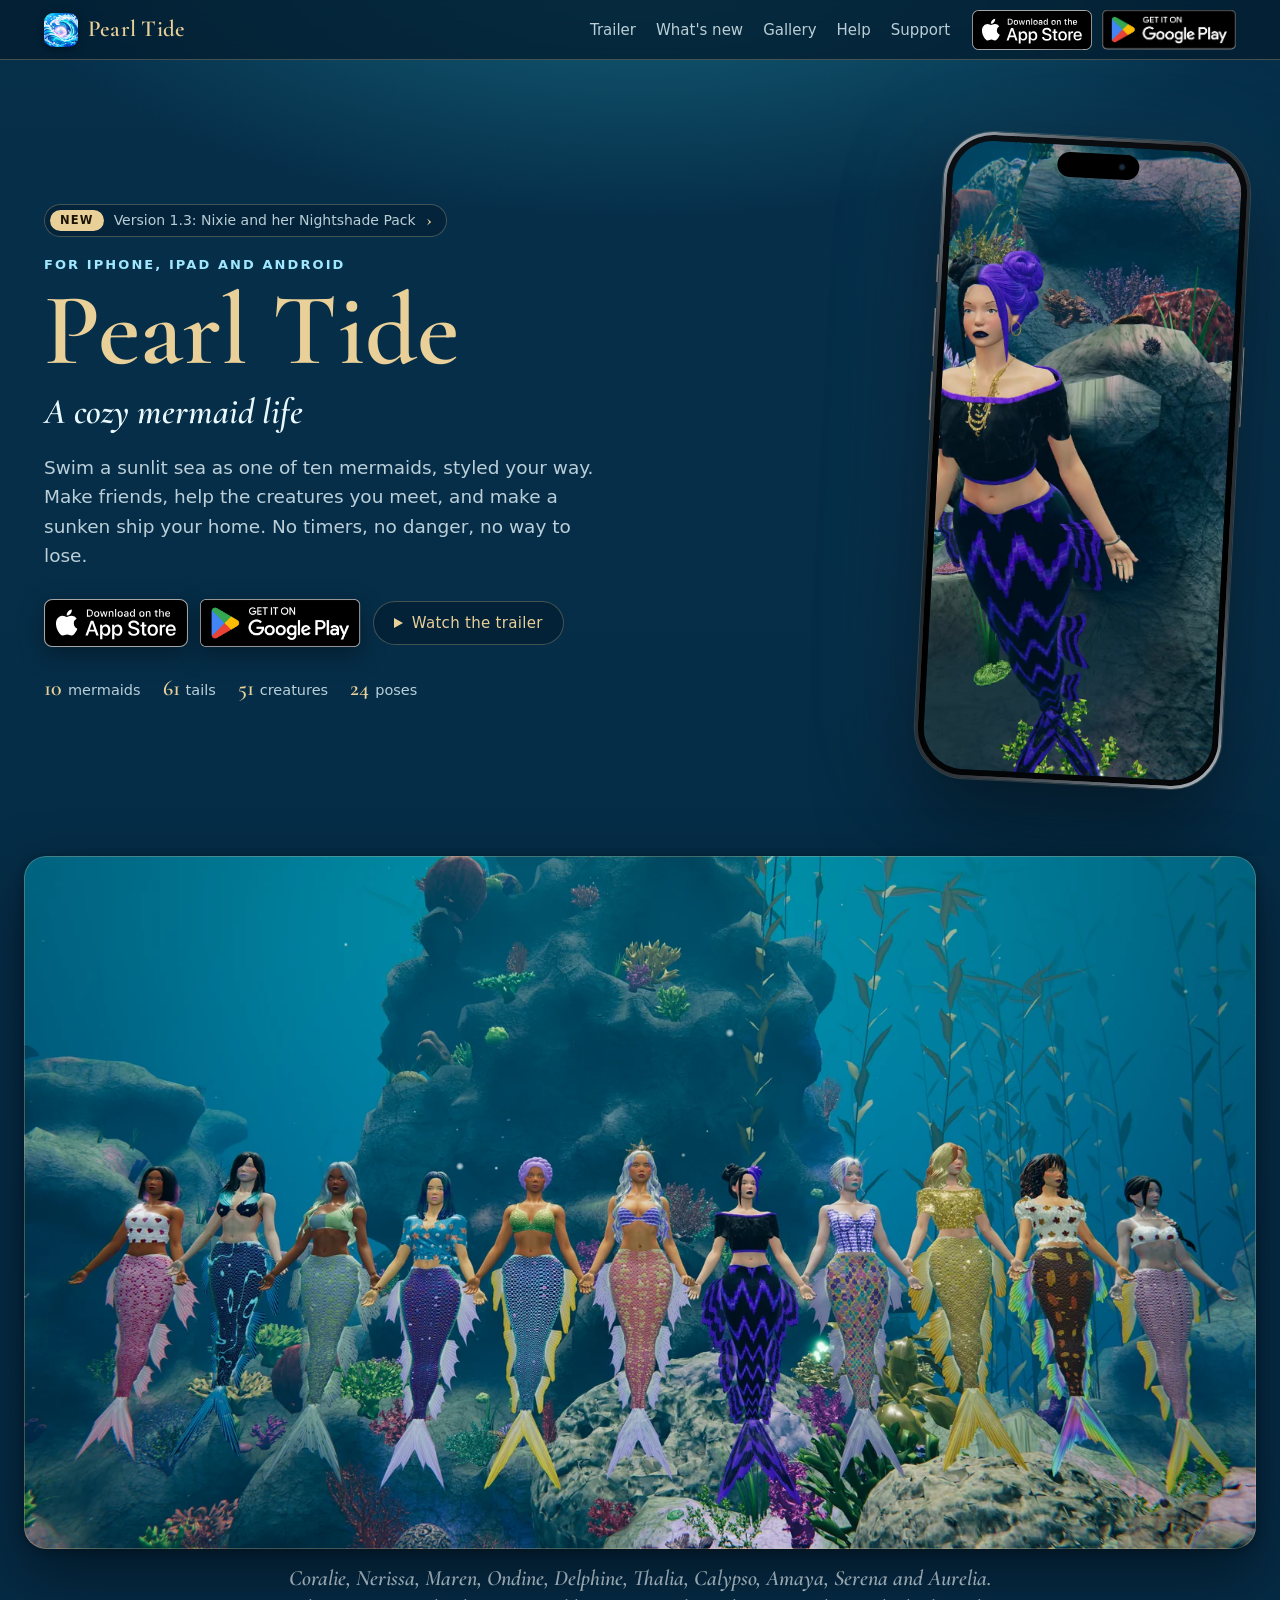
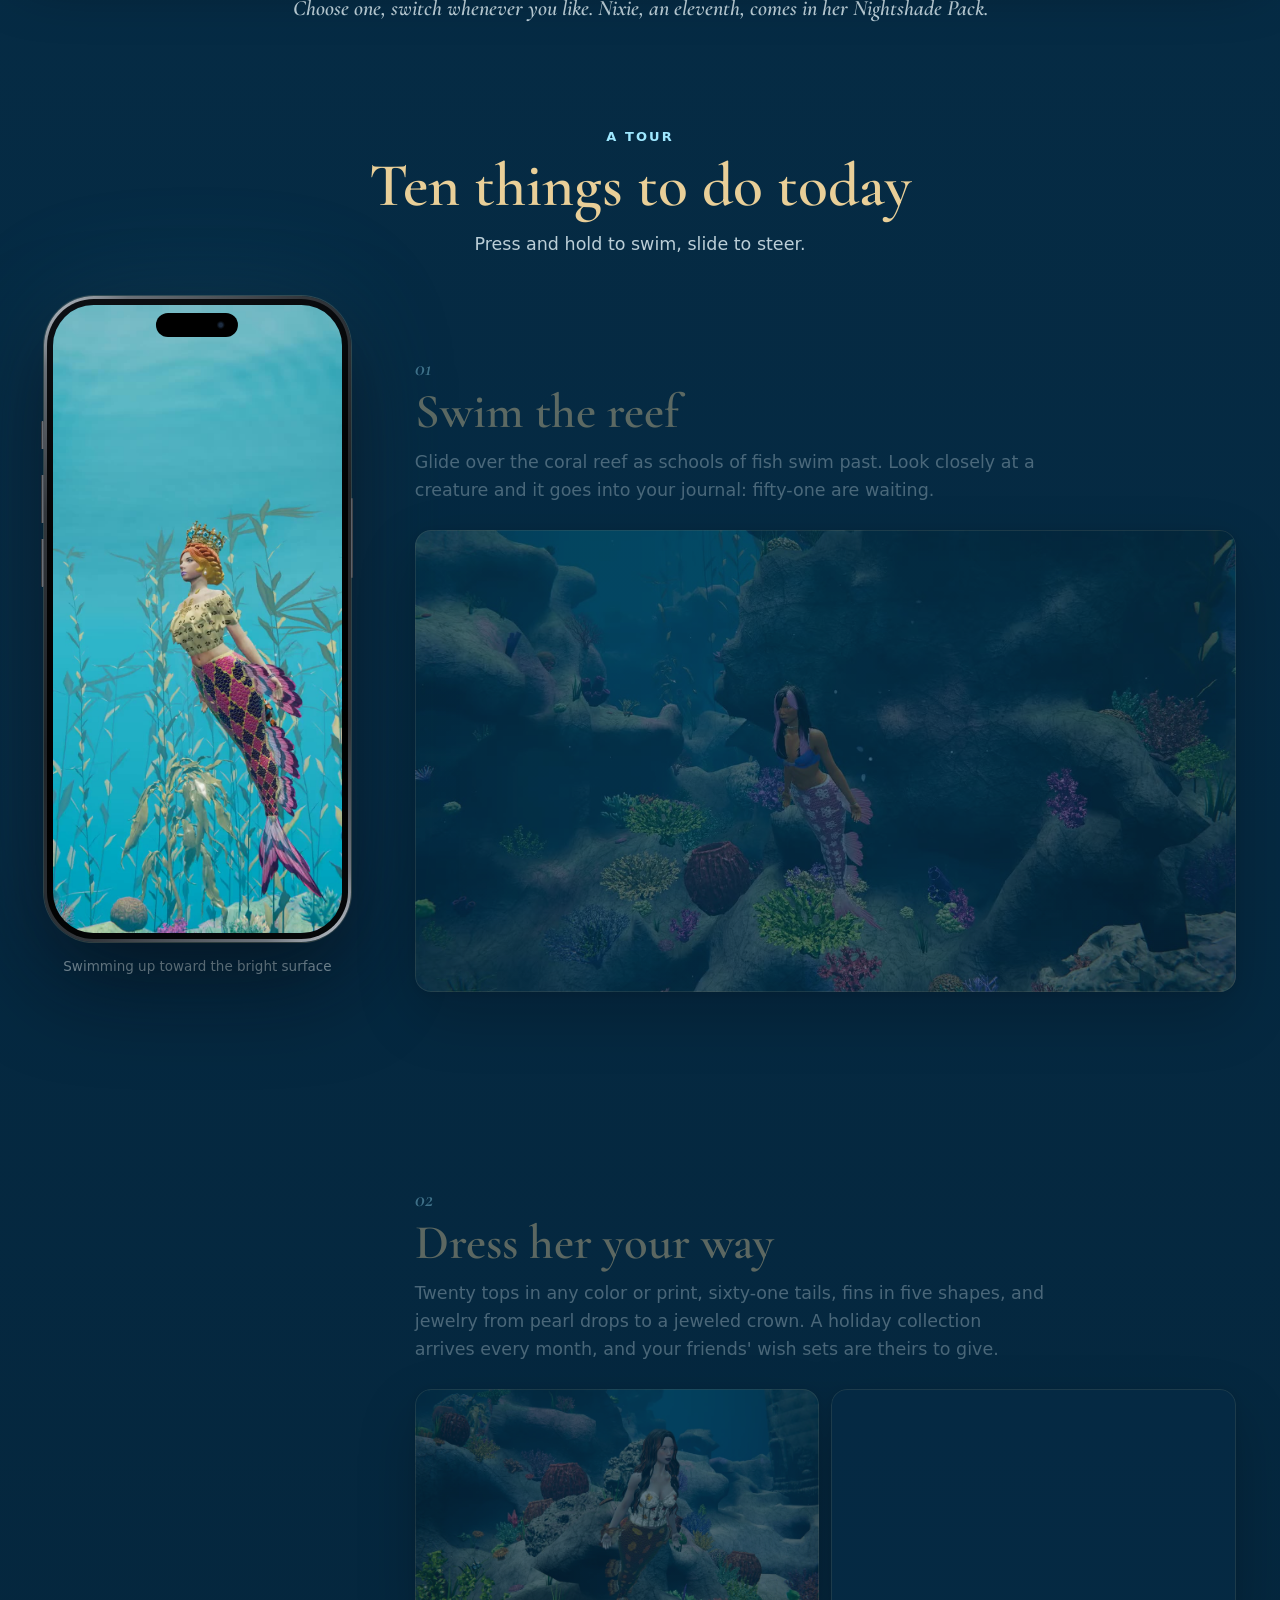
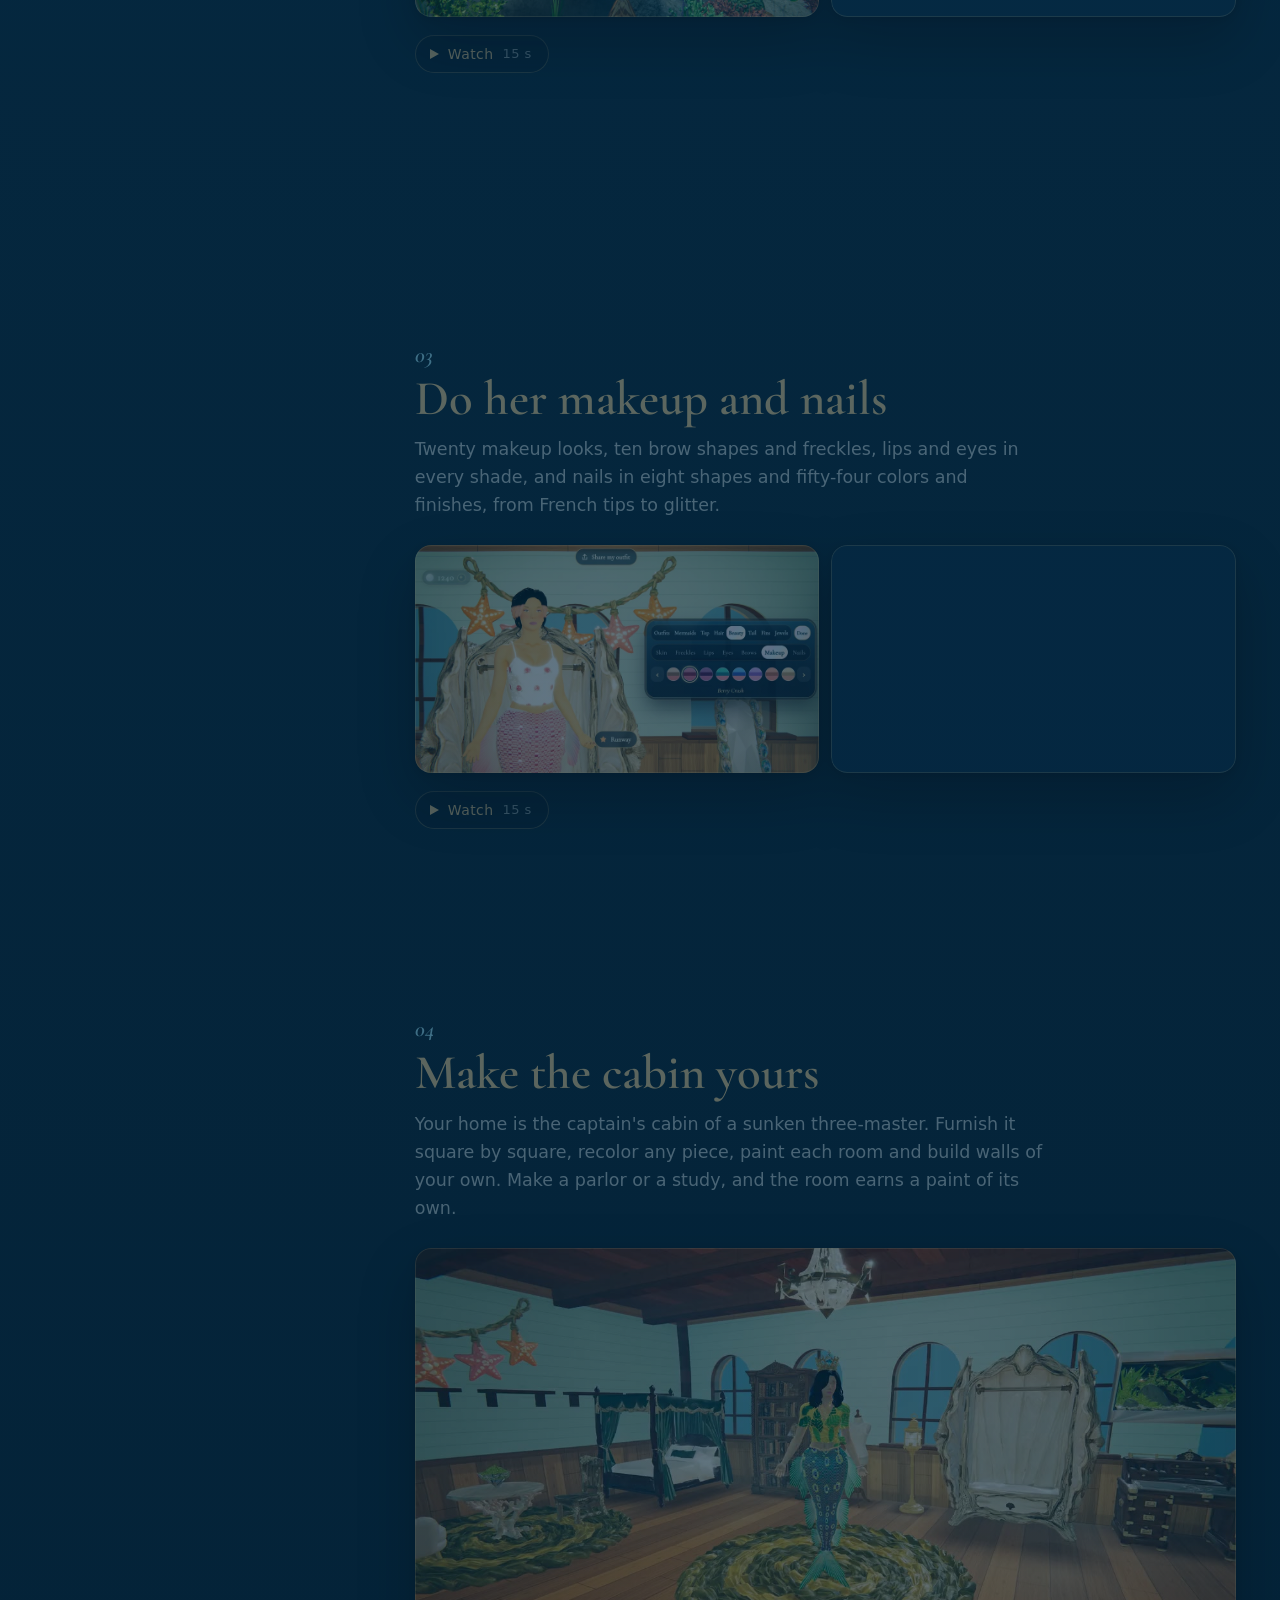
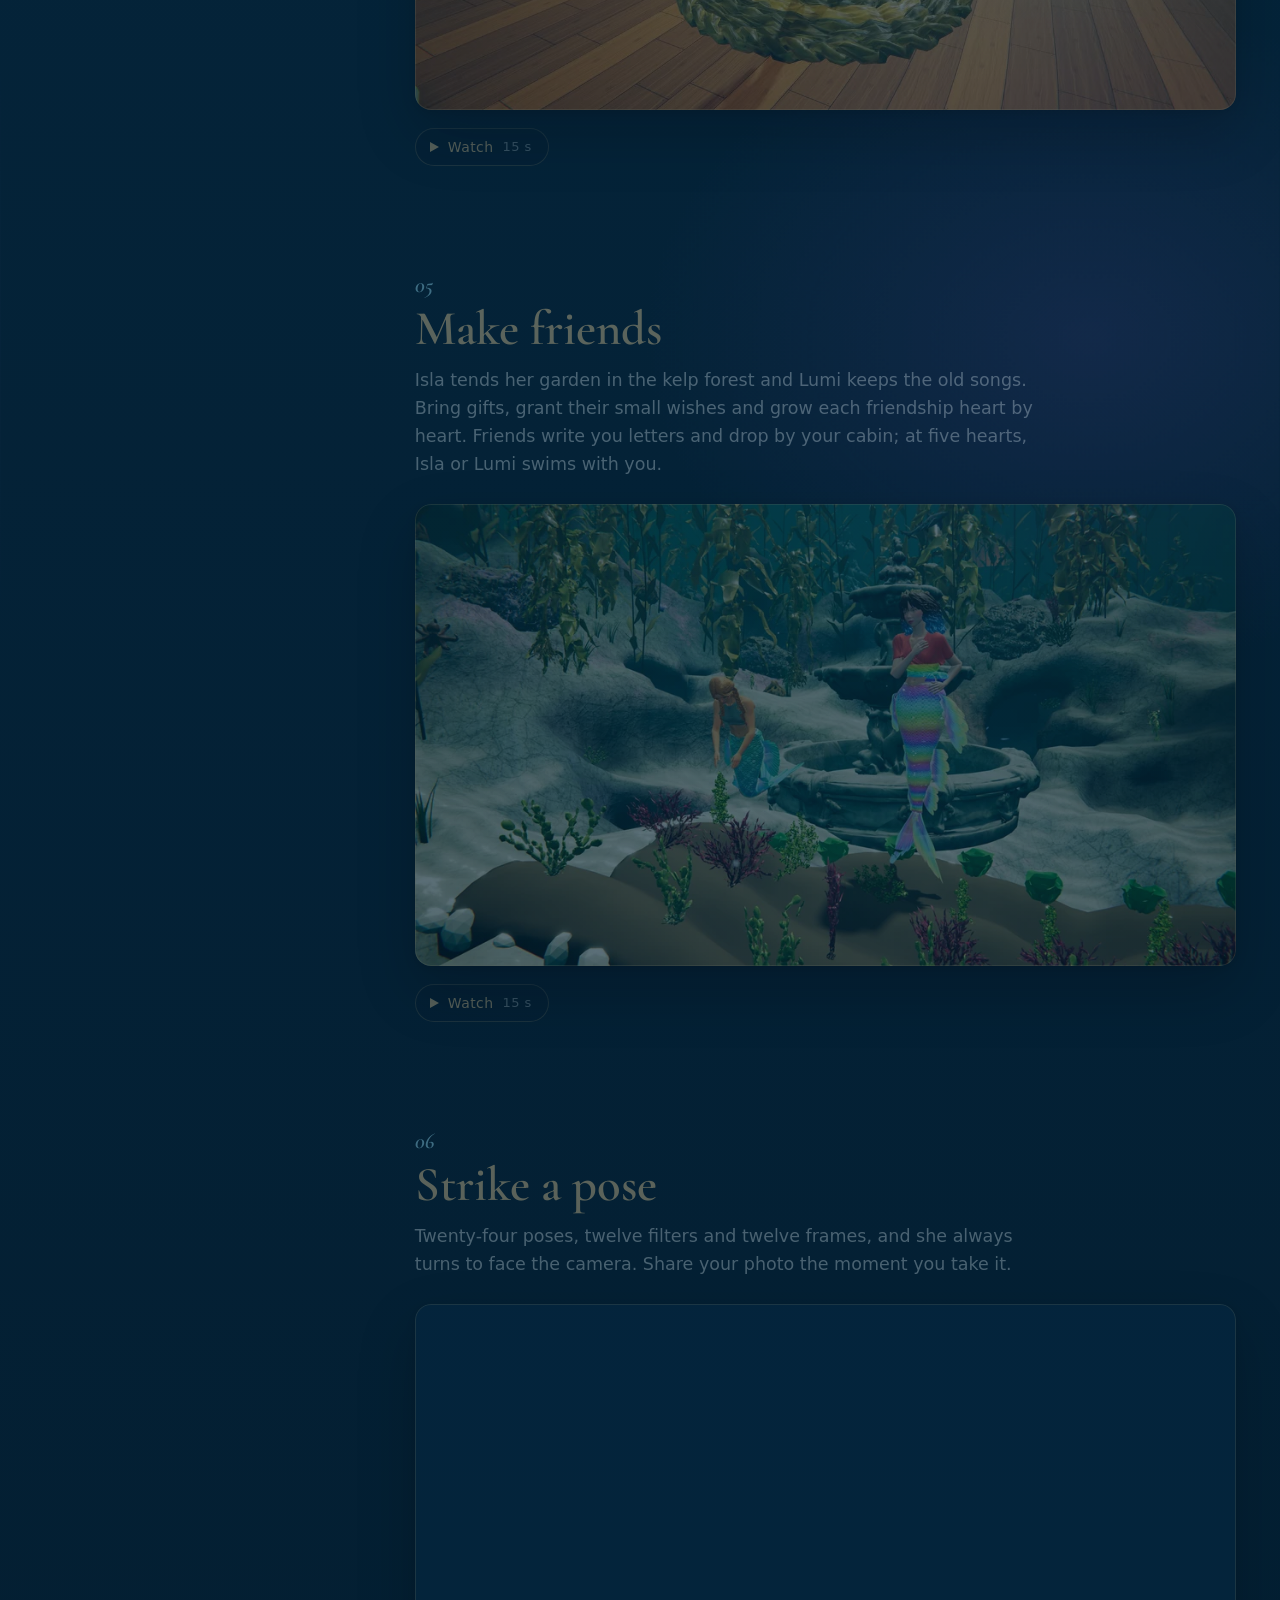
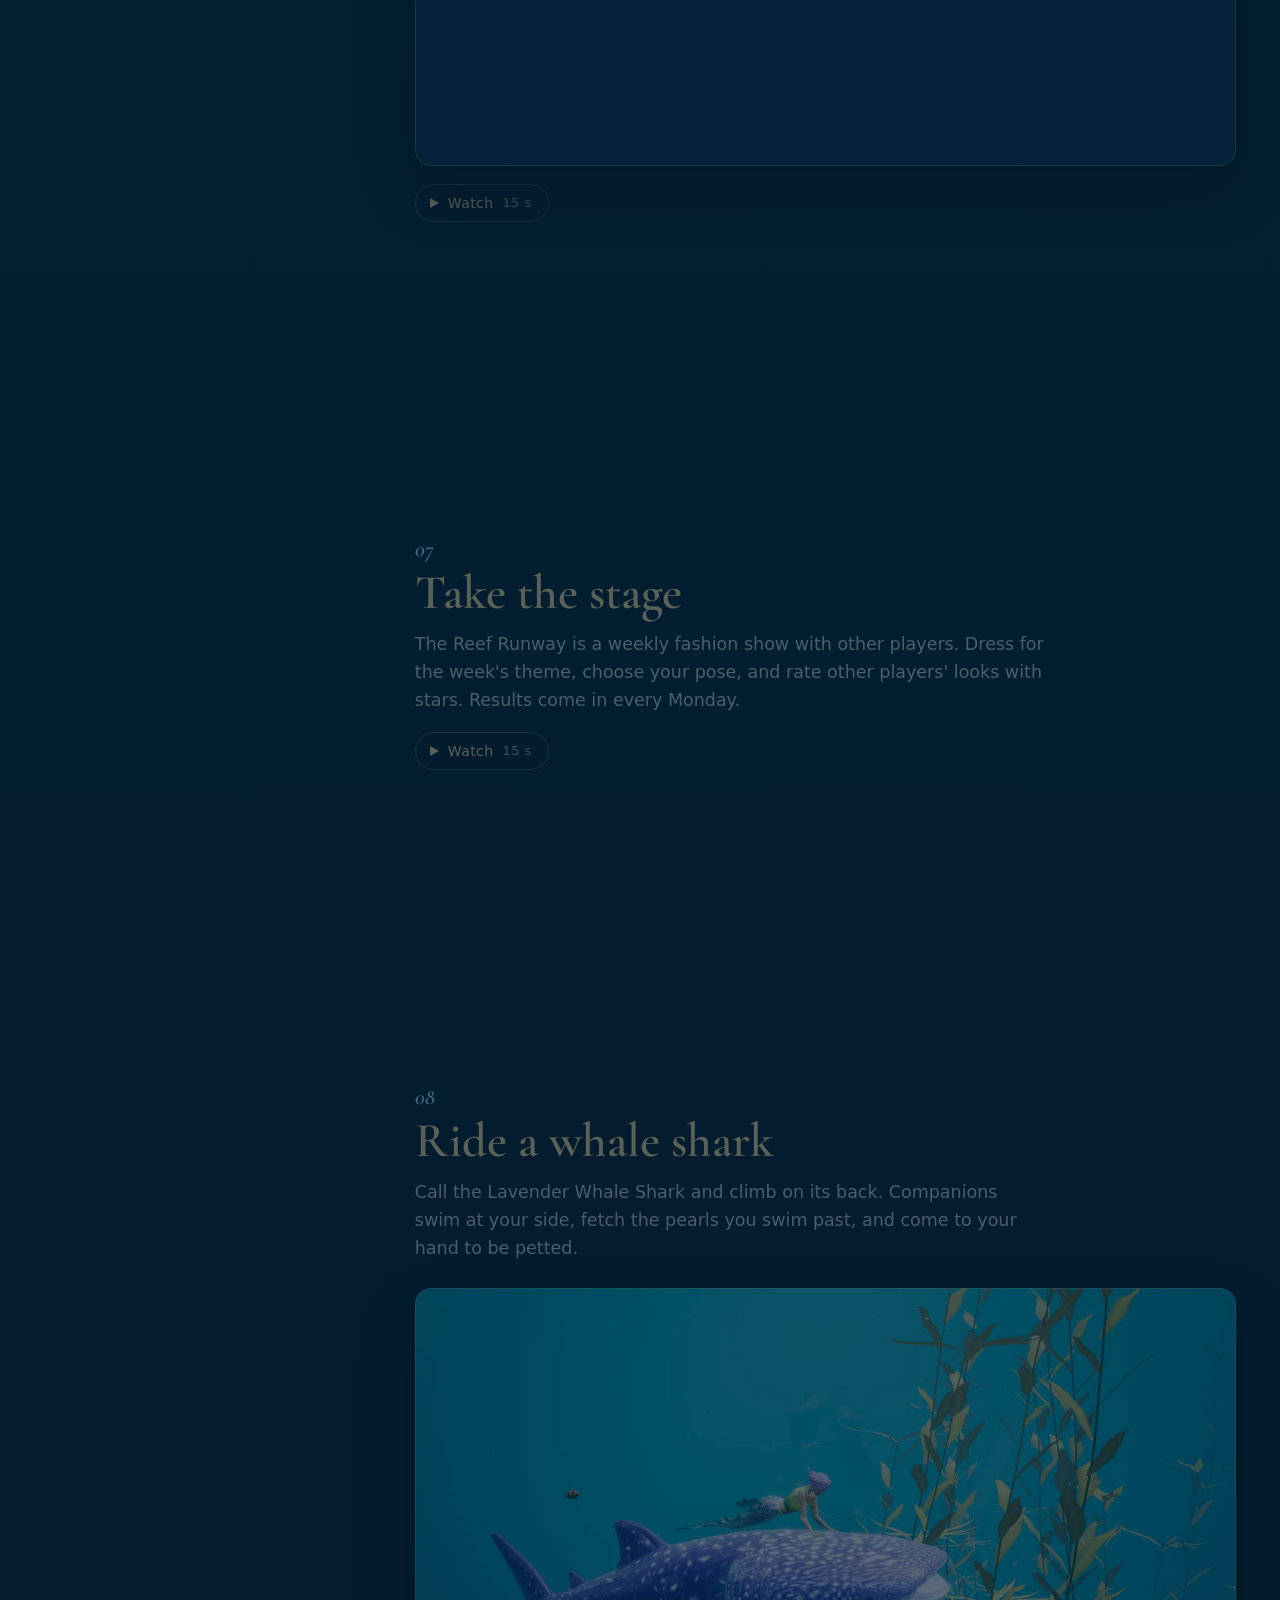
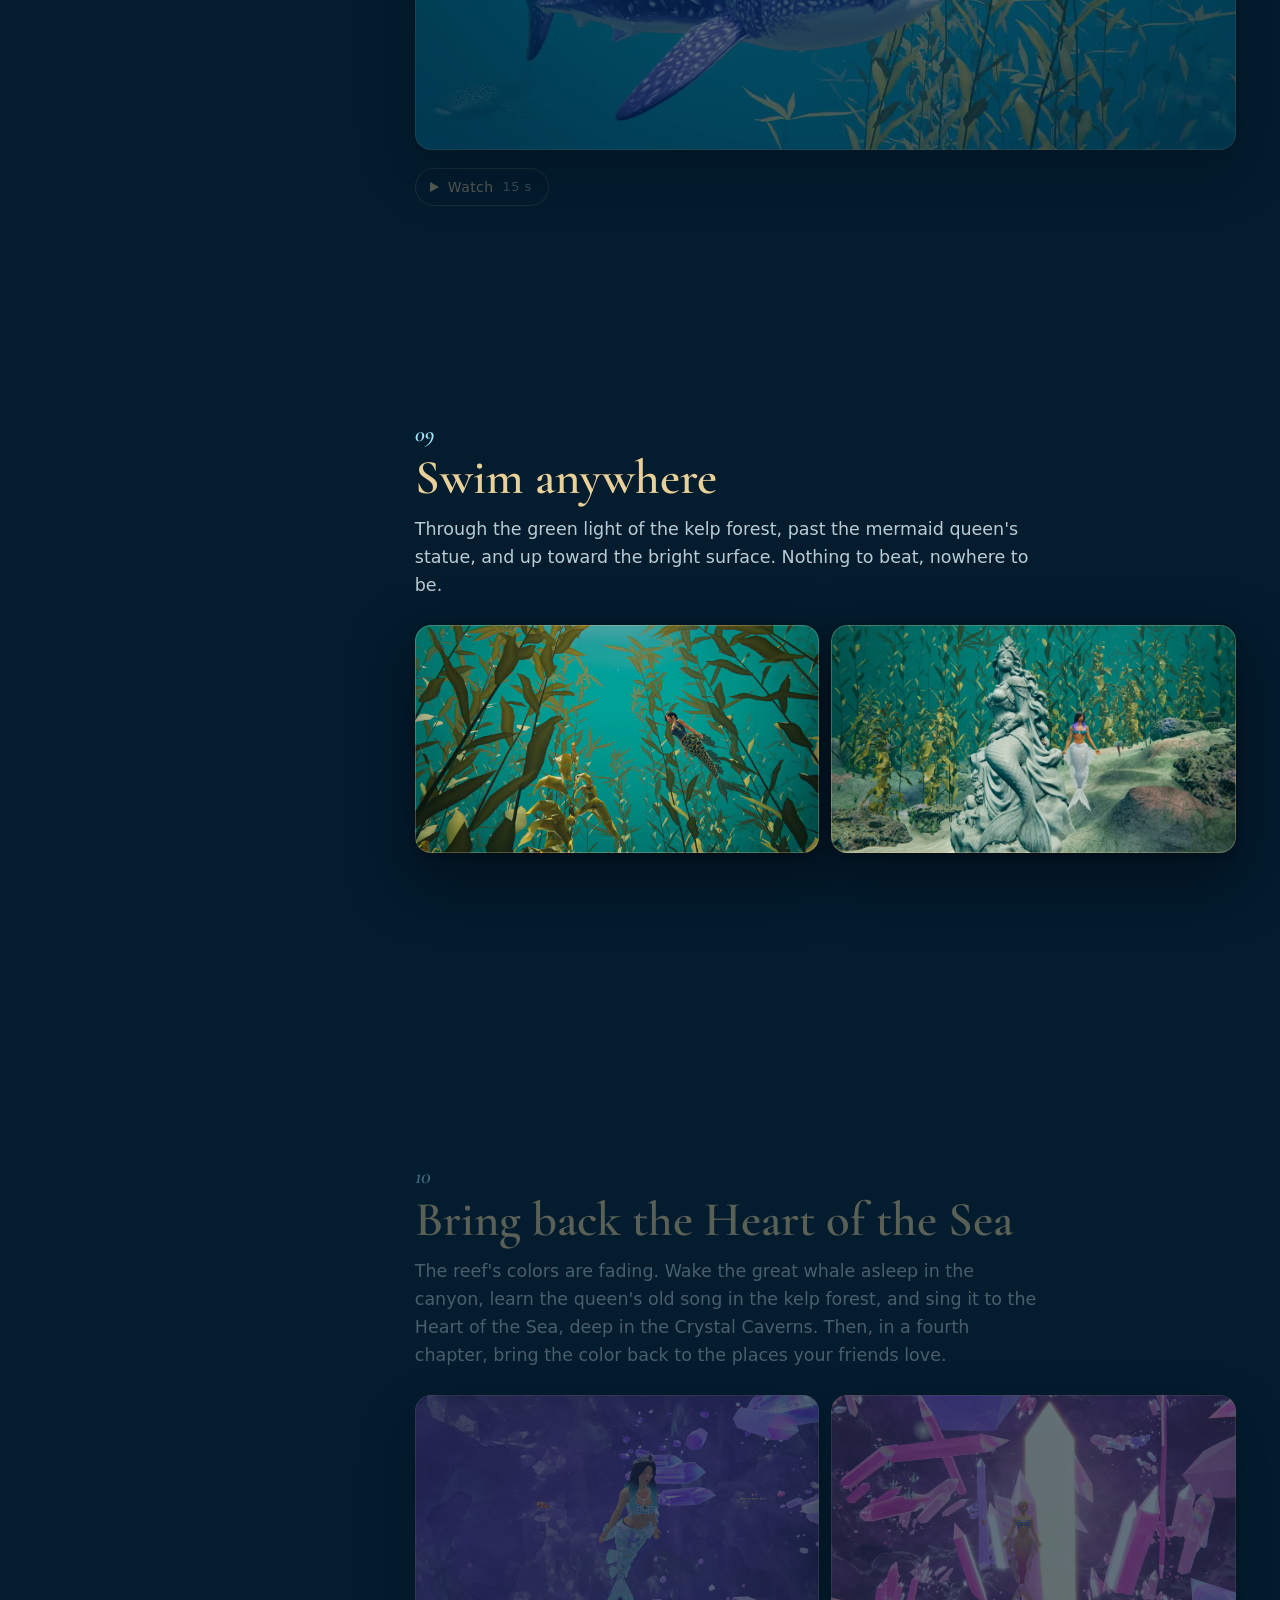
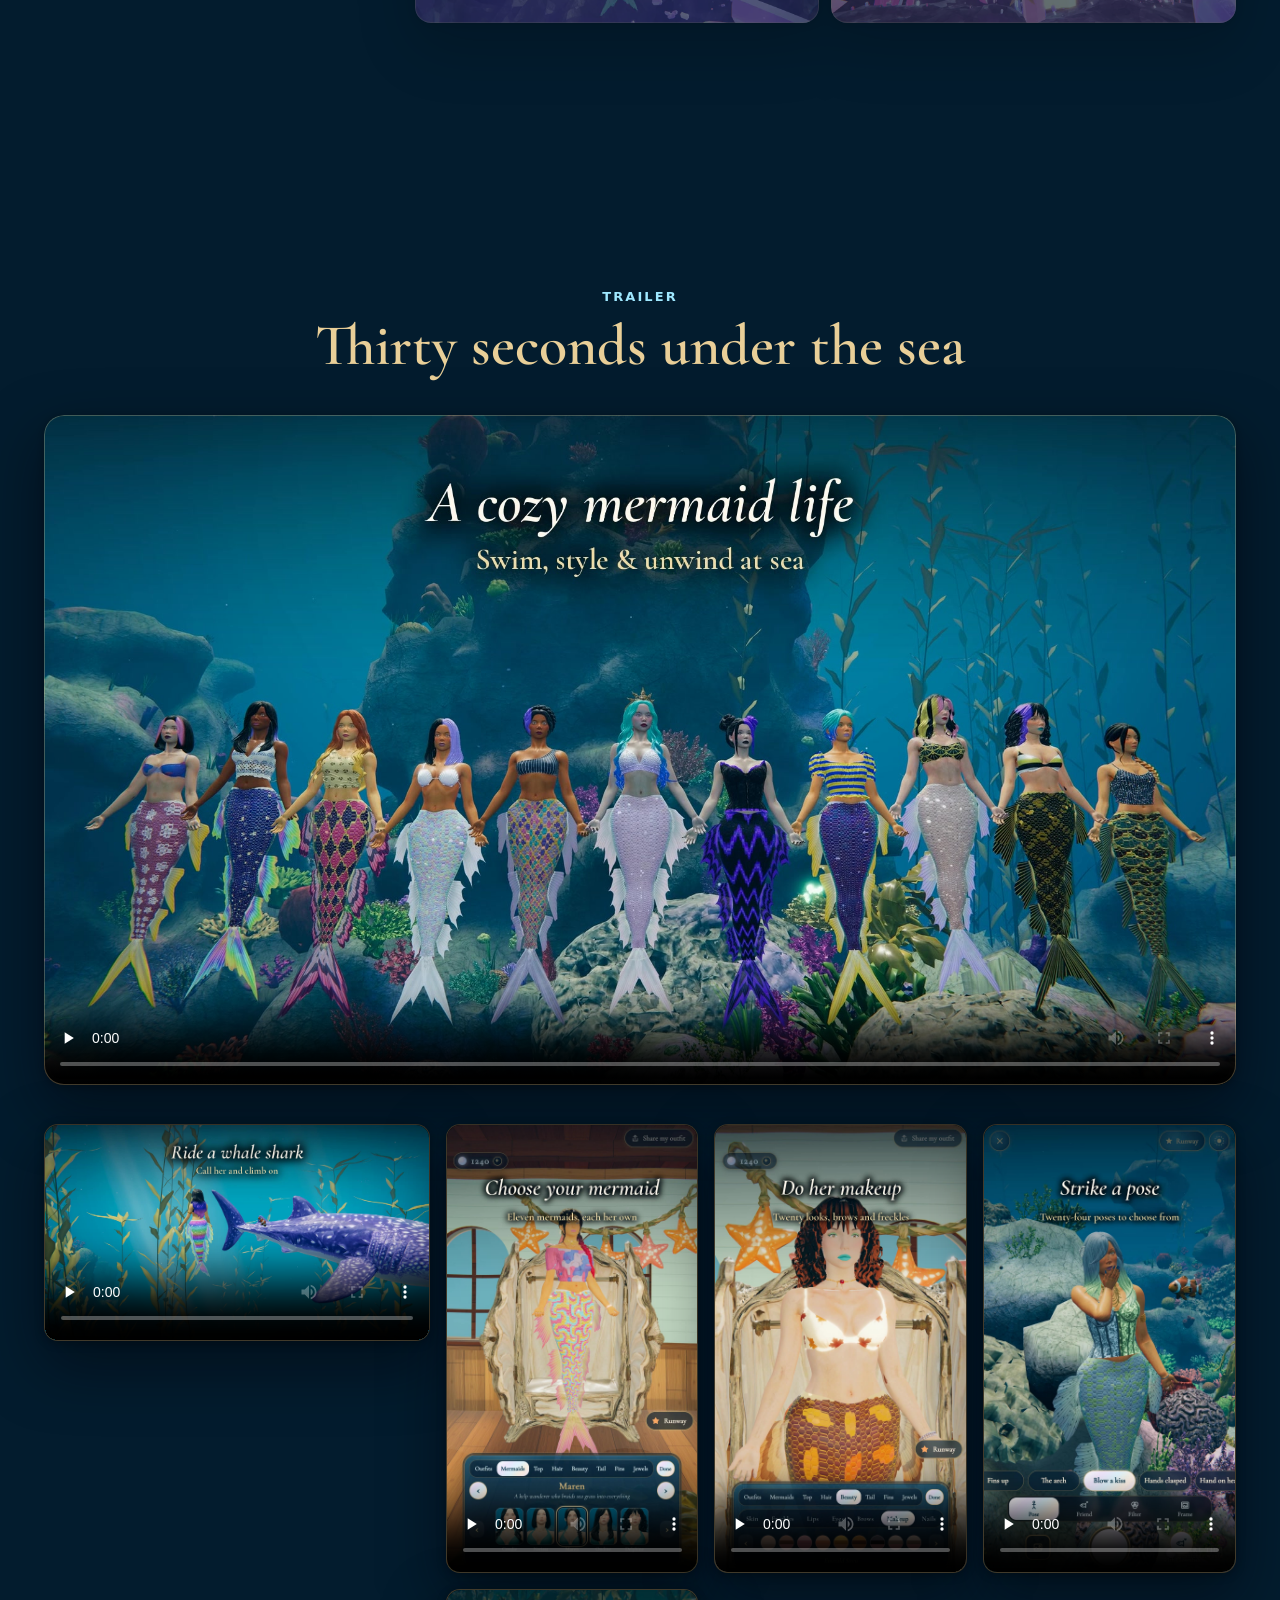
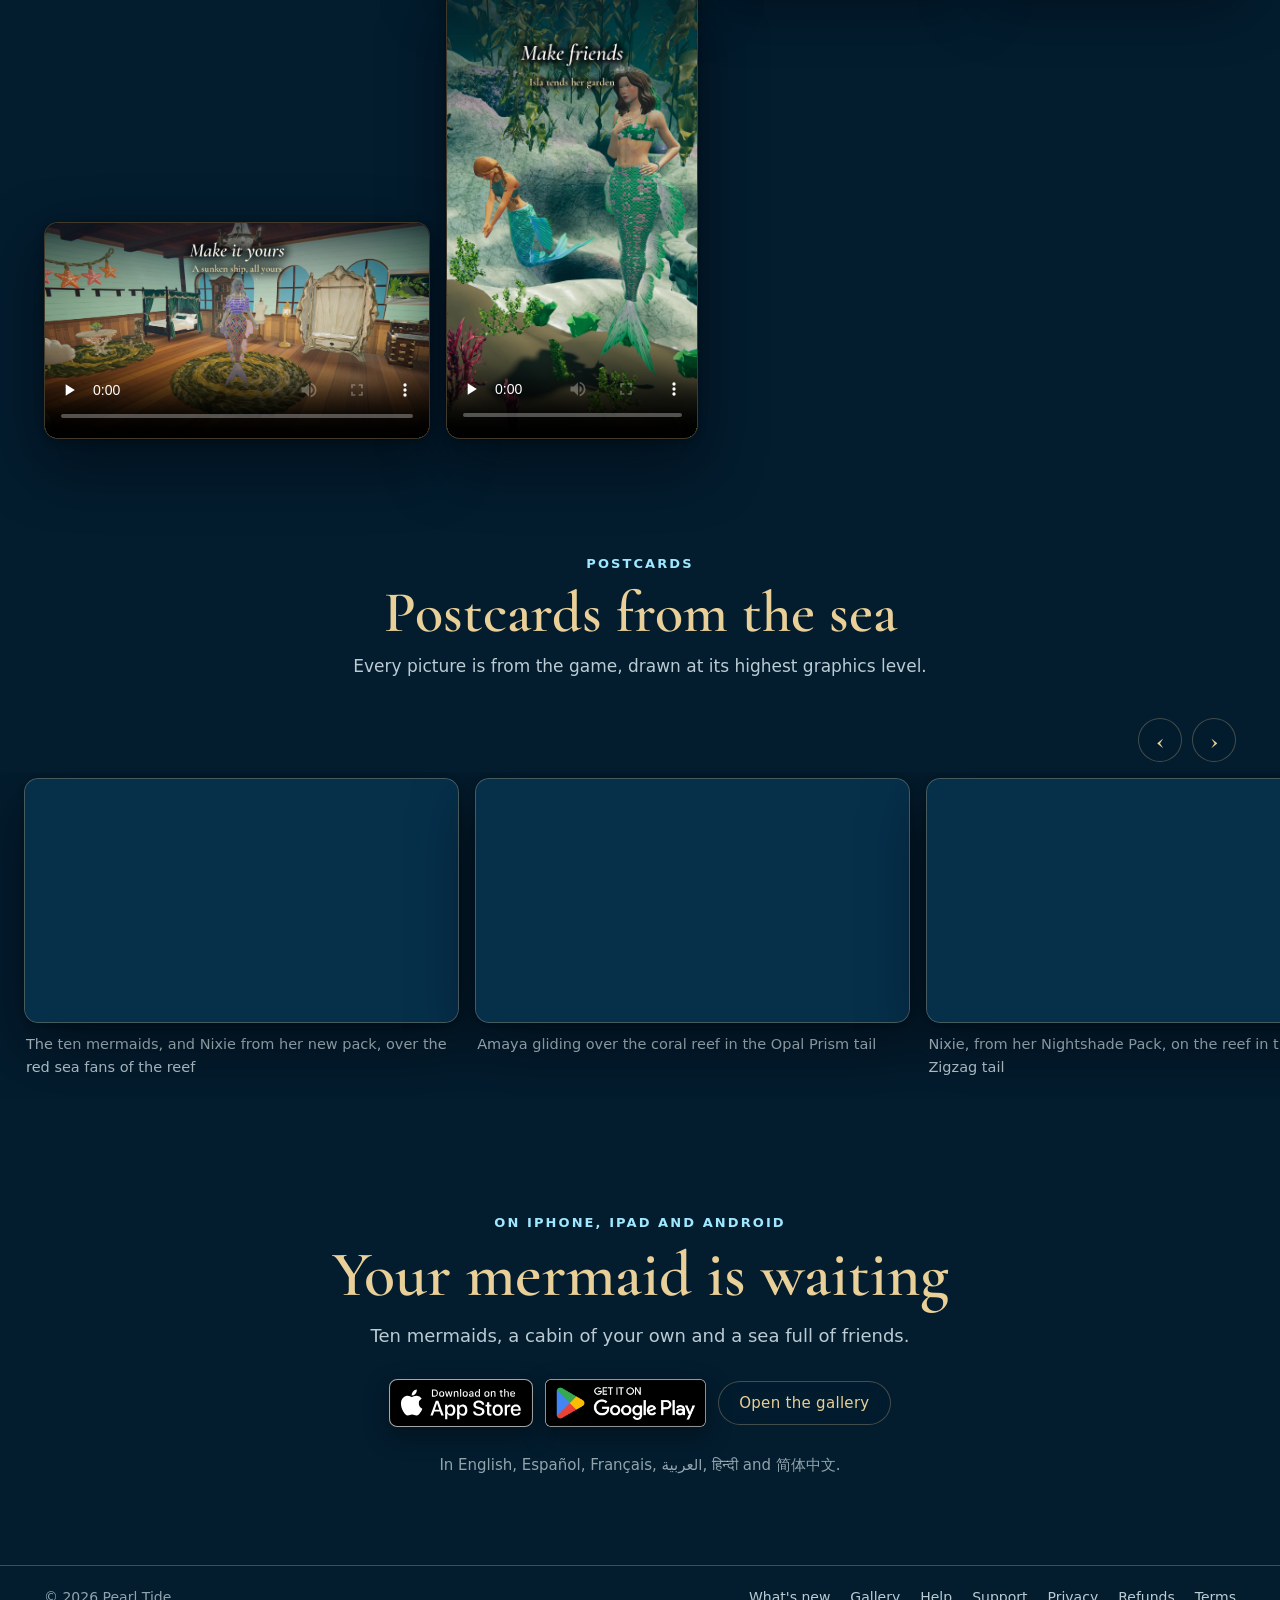
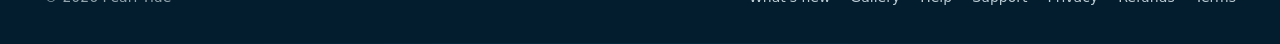
<file: index.html>
<!doctype html>
<html lang="en">
<head>
  <meta charset="utf-8">
  <meta name="viewport" content="width=device-width, initial-scale=1, viewport-fit=cover">
  <title>Pearl Tide: a cozy mermaid life</title>
  <meta name="description" content="Swim a sunlit sea as one of ten mermaids, dress her your way, make friends, and make a sunken ship your home. On the App Store for iPhone and iPad, and on Google Play for Android.">
  <link rel="canonical" href="https://pearltide.world/">
  <meta property="og:type" content="website">
  <meta property="og:site_name" content="Pearl Tide">
  <meta property="og:title" content="Pearl Tide: a cozy mermaid life">
  <meta property="og:description" content="Swim a sunlit sea as one of ten mermaids, dress her your way, make friends, and make a sunken ship your home. On the App Store for iPhone and iPad, and on Google Play for Android.">
  <meta property="og:url" content="https://pearltide.world/">
  <meta property="og:image" content="https://pearltide.world/og.jpg">
  <meta property="og:image:width" content="1200">
  <meta property="og:image:height" content="630">
  <meta property="og:image:alt" content="All ten mermaids of Pearl Tide over a coral reef">
  <meta name="twitter:card" content="summary_large_image">
  <meta name="theme-color" content="#031c2e">
  <link rel="icon" href="/favicon.png">
  <link rel="apple-touch-icon" href="/icon.png">
  <link rel="preload" href="/fonts/cormorant-600.woff2" as="font" type="font/woff2" crossorigin>
  <link rel="stylesheet" href="/style.css">
  <script src="/site.js" defer></script>
</head>
<body class="page-index">
<a class="skip" href="#main">Skip to content</a>
<header class="bar"><div class="bar-in">
  <a class="brand" href="/"><img src="/icon.png" alt="" width="34" height="34"><span>Pearl Tide</span></a>
  <nav aria-label="Site"><a class="wide-only" href="/#trailer">Trailer</a><a class="wide-only" href="/whats-new.html">What's new</a><a href="/gallery.html">Gallery</a><a href="/help.html">Help</a><a href="/support.html">Support</a></nav>
  <a class="store-badge" href="https://apps.apple.com/app/pearl-tide-cozy-mermaid-life/id6820164397"><img src="/app-store-badge.svg" alt="Download on the App Store" width="120" height="40"></a>
  <a class="store-badge play" href="https://play.google.com/store/apps/details?id=com.pearltide.swim"><img src="/google-play-badge.png" alt="Get it on Google Play" width="154" height="60"></a>
</div></header>
<main id="main">
<section class="hero" aria-labelledby="hero-title">
  <div class="wrap">
    <div>
      <a class="news" href="/whats-new.html"><b>New</b>Version 1.3: Nixie and her Nightshade Pack<span aria-hidden="true">›</span></a>
      <p class="eyebrow">For iPhone, iPad and Android</p>
      <h1 id="hero-title">Pearl Tide</h1>
      <p class="tag">A cozy mermaid life</p>
      <p class="say">Swim a sunlit sea as one of ten mermaids, styled your way. Make friends, help the creatures you meet, and make a sunken ship your home. No timers, no danger, no way to lose.</p>
      <div class="cta" data-dock-from>
        <a class="store-badge" href="https://apps.apple.com/app/pearl-tide-cozy-mermaid-life/id6820164397"><img src="/app-store-badge.svg" alt="Download on the App Store" width="144" height="48"></a>
      <a class="store-badge play" href="https://play.google.com/store/apps/details?id=com.pearltide.swim"><img src="/google-play-badge.png" alt="Get it on Google Play" width="185" height="71"></a>
        <a class="ghost" href="#trailer"><span class="tri"></span>Watch the trailer</a>
      </div>
      <ul class="facts"><li><b>10</b>mermaids</li><li><b>61</b>tails</li><li><b>51</b>creatures</li><li><b>24</b>poses</li></ul>
    </div>
    <div class="stage">
      <div class="phone"><div class="screen">
        <video class="loop on" data-src="/media/phone/opening.mp4" poster="/media/phone/opening.jpg" muted playsinline preload="none"></video>
      </div></div>
    </div>
  </div>
</section>

<section class="cast" aria-label="The ten mermaids">
  <div class="frame" data-view data-full="/img/lineup-2560.webp" data-cap="The ten mermaids, and Nixie from her new pack, over the red sea fans of the reef">
    <video class="loop" data-src="/media/hero-1920.mp4" data-src-small="/media/hero-1280.mp4" poster="/img/lineup-1600.webp"></video>
  </div>
  <p>Coralie, Nerissa, Maren, Ondine, Delphine, Thalia, Calypso, Amaya, Serena and Aurelia. Choose one, switch whenever you like. Nixie, an eleventh, comes in her Nightshade Pack.</p>
</section>

<section class="tour" aria-labelledby="tour-title">
  <div class="wrap tour-head">
    <p class="eyebrow">A tour</p>
    <h2 id="tour-title">Ten things to do today</h2>
    <p>Press and hold to swim, slide to steer.</p>
  </div>
  <div class="wrap tour-in">
    <div class="hold">
      <div class="phone"><div class="screen" data-screens></div></div>
      <p class="cap" data-hold-cap aria-hidden="true"></p>
    </div>
    <ol class="steps">
      <li class="step" data-screen="companion" data-cap="Maren and her clownfish companion on the reef">
        <span class="n">01</span><h3>Swim the reef</h3>
        <p>Glide over the coral reef as schools of fish swim past. Look closely at a creature and it goes into your journal: fifty-one are waiting.</p>
        <div class="media"><figure class="frame" style="--ar:1.7778" data-view data-loop="/media/loops/reef.mp4" data-cap="Over the red sea fans of the reef"><video class="loop" data-src="/media/loops/reef.mp4" poster="/media/loops/reef.jpg" preload="none"></video></figure></div>
      </li>
      <li class="step" data-screen="styles" data-cap="On iPhone, as it plays: Thalia trying tails, nail colors and hair looks at her wardrobe">
        <span class="n">02</span><h3>Dress her your way</h3>
        <p>Twenty tops in any color or print, sixty-one tails, fins in five shapes, and jewelry from pearl drops to a jeweled crown. A holiday collection arrives every month, and your friends' wish sets are theirs to give.</p>
        <div class="media">
          <a class="frame" style="--ar:1.7778" href="/img/holiday-2560.webp" data-view data-cap="Harvest Feast, November’s holiday set: Coralie in Maple Leaves and the Falling Leaves tail"><img src="/img/holiday-1600.webp" srcset="/img/holiday-960.webp 960w, /img/holiday-1600.webp 1600w" sizes="(max-width: 999px) 72vw, 640px" width="2560" height="1440" alt="Harvest Feast, November’s holiday set: Coralie in Maple Leaves and the Falling Leaves tail" loading="lazy" decoding="async"></a>
          <a class="frame" style="--ar:1.7778" href="/img/nixie-2560.webp" data-view data-cap="Nixie, from her Nightshade Pack, on the reef in the Violet Zigzag tail"><img src="/img/nixie-1600.webp" srcset="/img/nixie-960.webp 960w, /img/nixie-1600.webp 1600w" sizes="(max-width: 999px) 72vw, 640px" width="2560" height="1440" alt="Nixie, from her Nightshade Pack, on the reef in the Violet Zigzag tail" loading="lazy" decoding="async"></a>
        </div>
        <button class="watch" type="button" data-video="/media/ad-dressup.mp4" data-cap="Choosing a mermaid and dressing her"><span class="tri"></span>Watch <small>15 s</small></button>
      </li>
      <li class="step" data-screen="beauty" data-cap="On iPhone, as it plays: nail colors in the nails view">
        <span class="n">03</span><h3>Do her makeup and nails</h3>
        <p>Twenty makeup looks, ten brow shapes and freckles, lips and eyes in every shade, and nails in eight shapes and fifty-four colors and finishes, from French tips to glitter.</p>
        <div class="media">
          <a class="frame" style="--ar:1.7778" href="/img/beauty-2560.webp" data-view data-cap="Serena trying the Berry Crush makeup look"><img src="/img/beauty-1600.webp" srcset="/img/beauty-960.webp 960w, /img/beauty-1600.webp 1600w" sizes="(max-width: 999px) 72vw, 640px" width="2560" height="1440" alt="Serena trying the Berry Crush makeup look" loading="lazy" decoding="async"></a>
          <a class="frame" style="--ar:1.7778" href="/img/nails-2560.webp" data-view data-cap="Nerissa’s hands in Matte Black square nails"><img src="/img/nails-1600.webp" srcset="/img/nails-960.webp 960w, /img/nails-1600.webp 1600w" sizes="(max-width: 999px) 72vw, 640px" width="2560" height="1440" alt="Nerissa’s hands in Matte Black square nails" loading="lazy" decoding="async"></a>
        </div>
        <button class="watch" type="button" data-video="/media/ad-beauty.mp4" data-cap="Makeup, brows and nails"><span class="tri"></span>Watch <small>15 s</small></button>
      </li>
      <li class="step" data-screen="recolor" data-cap="Trying a rug's colors while decorating the cabin">
        <span class="n">04</span><h3>Make the cabin yours</h3>
        <p>Your home is the captain's cabin of a sunken three-master. Furnish it square by square, recolor any piece, paint each room and build walls of your own. Make a parlor or a study, and the room earns a paint of its own.</p>
        <div class="media"><figure class="frame" style="--ar:1.7778" data-view data-loop="/media/loops/room.mp4" data-cap="Delphine at home in her furnished cabin"><video class="loop" data-src="/media/loops/room.mp4" poster="/media/loops/room.jpg" preload="none"></video></figure></div>
        <button class="watch" type="button" data-video="/media/ad-home.mp4" data-cap="Decorating the captain's cabin"><span class="tri"></span>Watch <small>15 s</small></button>
      </li>
      <li class="step" data-screen="ink" data-cap="Nerissa with Auntie Ink on her ledge outside the sunken ship">
        <span class="n">05</span><h3>Make friends</h3>
        <p>Isla tends her garden in the kelp forest and Lumi keeps the old songs. Bring gifts, grant their small wishes and grow each friendship heart by heart. Friends write you letters and drop by your cabin; at five hearts, Isla or Lumi swims with you.</p>
        <div class="media">
          <a class="frame" style="--ar:1.7778" href="/img/garden-2560.webp" data-view data-cap="Delphine, in the Rainbow Scale tail, visits Isla in her garden by the stone fountain"><img src="/img/garden-1600.webp" srcset="/img/garden-960.webp 960w, /img/garden-1600.webp 1600w" sizes="(max-width: 999px) 72vw, 640px" width="2560" height="1440" alt="Delphine, in the Rainbow Scale tail, visits Isla in her garden by the stone fountain" loading="lazy" decoding="async"></a>
        </div>
        <button class="watch" type="button" data-video="/media/ad-friends.mp4" data-cap="Friends around the sea"><span class="tri"></span>Watch <small>15 s</small></button>
      </li>
      <li class="step" data-screen="photoreel" data-cap="Camera mode: poses, filters and frames">
        <span class="n">06</span><h3>Strike a pose</h3>
        <p>Twenty-four poses, twelve filters and twelve frames, and she always turns to face the camera. Share your photo the moment you take it.</p>
        <div class="media">
          <a class="frame" style="--ar:1.7778" href="/img/snapshot-2560.webp" data-view data-cap="A photo from camera mode: Thalia in the Ta-da pose, with the Dreamy filter and the Gilded frame"><img src="/img/snapshot-1600.webp" srcset="/img/snapshot-960.webp 960w, /img/snapshot-1600.webp 1600w" sizes="(max-width: 999px) 72vw, 640px" width="2560" height="1440" alt="A photo from camera mode: Thalia in the Ta-da pose, with the Dreamy filter and the Gilded frame" loading="lazy" decoding="async"></a>
        </div>
        <button class="watch" type="button" data-video="/media/ad-photo.mp4" data-cap="Camera mode: poses, filters and frames"><span class="tri"></span>Watch <small>15 s</small></button>
      </li>
      <li class="step" data-screen="runway" data-cap="On iPhone, as it plays: rating looks on the Reef Runway">
        <span class="n">07</span><h3>Take the stage</h3>
        <p>The Reef Runway is a weekly fashion show with other players. Dress for the week's theme, choose your pose, and rate other players' looks with stars. Results come in every Monday.</p>
        <button class="watch" type="button" data-video="/media/store/iphone-runway-rating.mp4" data-cap="On iPhone, as it plays: rating looks on the Reef Runway"><span class="tri"></span>Watch <small>15 s</small></button>
      </li>
      <li class="step" data-screen="summon" data-cap="Calling the Lavender Whale Shark and climbing on">
        <span class="n">08</span><h3>Ride a whale shark</h3>
        <p>Call the Lavender Whale Shark and climb on its back. Companions swim at your side, fetch the pearls you swim past, and come to your hand to be petted.</p>
        <div class="media"><figure class="frame" style="--ar:1.7778" data-view data-loop="/media/loops/ride.mp4" data-cap="Riding the Lavender Whale Shark"><video class="loop" data-src="/media/loops/ride.mp4" poster="/media/loops/ride.jpg" preload="none"></video></figure></div>
        <button class="watch" type="button" data-video="/media/ad-ride.mp4" data-cap="Riding the Lavender Whale Shark"><span class="tri"></span>Watch <small>15 s</small></button>
      </li>
      <li class="step" data-screen="ascend" data-cap="Swimming up toward the bright surface">
        <span class="n">09</span><h3>Swim anywhere</h3>
        <p>Through the green light of the kelp forest, past the mermaid queen's statue, and up toward the bright surface. Nothing to beat, nowhere to be.</p>
        <div class="media">
          <figure class="frame" style="--ar:1.7778" data-view data-loop="/media/loops/kelplight.mp4" data-cap="Through the kelp forest"><video class="loop" data-src="/media/loops/kelplight.mp4" poster="/media/loops/kelplight.jpg" preload="none"></video></figure>
          <a class="frame" style="--ar:1.7778" href="/img/statue-2560.webp" data-view data-cap="Ondine beside the mermaid queen&#x27;s statue"><img src="/img/statue-1600.webp" srcset="/img/statue-960.webp 960w, /img/statue-1600.webp 1600w" sizes="(max-width: 999px) 72vw, 640px" width="2560" height="1440" alt="Ondine beside the mermaid queen&#x27;s statue" loading="lazy" decoding="async"></a>
        </div>
      </li>
      <li class="step" data-screen="whale" data-cap="The great whale asleep in the canyon">
        <span class="n">10</span><h3>Bring back the Heart of the Sea</h3>
        <p>The reef's colors are fading. Wake the great whale asleep in the canyon, learn the queen's old song in the kelp forest, and sing it to the Heart of the Sea, deep in the Crystal Caverns. Then, in a fourth chapter, bring the color back to the places your friends love.</p>
        <div class="media">
          <figure class="frame" style="--ar:1.7778" data-view data-loop="/media/loops/caverns.mp4" data-cap="Into the Crystal Caverns"><video class="loop" data-src="/media/loops/caverns.mp4" poster="/media/loops/caverns.jpg" preload="none"></video></figure>
          <figure class="frame" style="--ar:1.7778" data-view data-loop="/media/loops/heart.mp4" data-cap="The Heart of the Sea"><video class="loop" data-src="/media/loops/heart.mp4" poster="/media/loops/heart.jpg" preload="none"></video></figure>
        </div>
      </li>
    </ol>
  </div>
</section>

<section class="band" id="trailer" aria-labelledby="t-trailer">
  <div class="wrap">
    <p class="eyebrow">Trailer</p>
    <h2 id="t-trailer">Thirty seconds under the sea</h2>
  </div>
  <div class="tv"><div class="frame film"><video controls playsinline preload="none" poster="/media/trailer-poster.jpg" width="1920" height="1080"><source src="/media/trailer.mp4" type="video/mp4"></video></div>
    <div class="reel">
      <div class="wide">
        <video controls playsinline preload="none" poster="/media/ad-ride.jpg" aria-label="Riding the Lavender Whale Shark"><source src="/media/ad-ride.mp4" type="video/mp4"></video>
        <video controls playsinline preload="none" poster="/media/ad-home.jpg" aria-label="Decorating the captain's cabin"><source src="/media/ad-home.mp4" type="video/mp4"></video>
      </div>
      <div class="tall">
        <video controls playsinline preload="none" poster="/media/ad-dressup.jpg" aria-label="Choosing a mermaid and dressing her"><source src="/media/ad-dressup.mp4" type="video/mp4"></video>
        <video controls playsinline preload="none" poster="/media/ad-beauty.jpg" aria-label="Makeup, brows and nails"><source src="/media/ad-beauty.mp4" type="video/mp4"></video>
        <video controls playsinline preload="none" poster="/media/ad-photo.jpg" aria-label="Camera mode: poses, filters and frames"><source src="/media/ad-photo.mp4" type="video/mp4"></video>
        <video controls playsinline preload="none" poster="/media/ad-friends.jpg" aria-label="Friends around the sea"><source src="/media/ad-friends.mp4" type="video/mp4"></video>
      </div>
    </div>
  </div>
</section>

<section class="band" aria-labelledby="t-cards">
  <div class="wrap">
    <p class="eyebrow">Postcards</p>
    <h2 id="t-cards">Postcards from the sea</h2>
    <p class="sub">Every picture is from the game, drawn at its highest graphics level.</p>
  </div>
  <div class="cards">
    <div class="arrows"><button type="button" data-dir="-1" aria-label="Back">‹</button><button type="button" data-dir="1" aria-label="More">›</button></div>
    <div class="strip" data-strip>
<figure><a class="frame" style="--ar:1.7778" href="/img/lineup-2560.webp" data-view data-cap="The ten mermaids, and Nixie from her new pack, over the red sea fans of the reef"><img src="/img/lineup-1600.webp" srcset="/img/lineup-960.webp 960w, /img/lineup-1600.webp 1600w" sizes="(max-width: 760px) 82vw, 520px" width="2560" height="1440" alt="The ten mermaids, and Nixie from her new pack, over the red sea fans of the reef" loading="lazy" decoding="async"></a><figcaption>The ten mermaids, and Nixie from her new pack, over the red sea fans of the reef</figcaption></figure>
<figure><a class="frame" style="--ar:1.7778" href="/img/reef-2560.webp" data-view data-cap="Amaya gliding over the coral reef in the Opal Prism tail"><img src="/img/reef-1600.webp" srcset="/img/reef-960.webp 960w, /img/reef-1600.webp 1600w" sizes="(max-width: 760px) 82vw, 520px" width="2560" height="1440" alt="Amaya gliding over the coral reef in the Opal Prism tail" loading="lazy" decoding="async"></a><figcaption>Amaya gliding over the coral reef in the Opal Prism tail</figcaption></figure>
<figure><a class="frame" style="--ar:1.7778" href="/img/nixie-2560.webp" data-view data-cap="Nixie, from her Nightshade Pack, on the reef in the Violet Zigzag tail"><img src="/img/nixie-1600.webp" srcset="/img/nixie-960.webp 960w, /img/nixie-1600.webp 1600w" sizes="(max-width: 760px) 82vw, 520px" width="2560" height="1440" alt="Nixie, from her Nightshade Pack, on the reef in the Violet Zigzag tail" loading="lazy" decoding="async"></a><figcaption>Nixie, from her Nightshade Pack, on the reef in the Violet Zigzag tail</figcaption></figure>
<figure><a class="frame" style="--ar:1.7778" href="/img/companion-2560.webp" data-view data-cap="Serena and her companion by the sunken lighthouse, in the Mermaid Lace tail"><img src="/img/companion-1600.webp" srcset="/img/companion-960.webp 960w, /img/companion-1600.webp 1600w" sizes="(max-width: 760px) 82vw, 520px" width="2560" height="1440" alt="Serena and her companion by the sunken lighthouse, in the Mermaid Lace tail" loading="lazy" decoding="async"></a><figcaption>Serena and her companion by the sunken lighthouse, in the Mermaid Lace tail</figcaption></figure>
<figure><a class="frame" style="--ar:1.7778" href="/img/mermaids-2560.webp" data-view data-cap="Choosing your mermaid in the wardrobe: Maren"><img src="/img/mermaids-1600.webp" srcset="/img/mermaids-960.webp 960w, /img/mermaids-1600.webp 1600w" sizes="(max-width: 760px) 82vw, 520px" width="2560" height="1440" alt="Choosing your mermaid in the wardrobe: Maren" loading="lazy" decoding="async"></a><figcaption>Choosing your mermaid in the wardrobe: Maren</figcaption></figure>
<figure><a class="frame" style="--ar:1.7778" href="/img/ink-2560.webp" data-view data-cap="Amaya, in the Peacock tail, with Auntie Ink outside the sunken ship"><img src="/img/ink-1600.webp" srcset="/img/ink-960.webp 960w, /img/ink-1600.webp 1600w" sizes="(max-width: 760px) 82vw, 520px" width="2560" height="1440" alt="Amaya, in the Peacock tail, with Auntie Ink outside the sunken ship" loading="lazy" decoding="async"></a><figcaption>Amaya, in the Peacock tail, with Auntie Ink outside the sunken ship</figcaption></figure>
<figure><a class="frame" style="--ar:1.7778" href="/img/beauty-2560.webp" data-view data-cap="Serena trying the Berry Crush makeup look"><img src="/img/beauty-1600.webp" srcset="/img/beauty-960.webp 960w, /img/beauty-1600.webp 1600w" sizes="(max-width: 760px) 82vw, 520px" width="2560" height="1440" alt="Serena trying the Berry Crush makeup look" loading="lazy" decoding="async"></a><figcaption>Serena trying the Berry Crush makeup look</figcaption></figure>
<figure><a class="frame" style="--ar:1.7778" href="/img/room-2560.webp" data-view data-cap="Nerissa at home in her furnished cabin, in the Aurora tail"><img src="/img/room-1600.webp" srcset="/img/room-960.webp 960w, /img/room-1600.webp 1600w" sizes="(max-width: 760px) 82vw, 520px" width="2560" height="1440" alt="Nerissa at home in her furnished cabin, in the Aurora tail" loading="lazy" decoding="async"></a><figcaption>Nerissa at home in her furnished cabin, in the Aurora tail</figcaption></figure>
<figure><a class="frame" style="--ar:1.7778" href="/img/kelplight-2560.webp" data-view data-cap="Coralie crossing the kelp forest in its green light, in the Sea Glass tail"><img src="/img/kelplight-1600.webp" srcset="/img/kelplight-960.webp 960w, /img/kelplight-1600.webp 1600w" sizes="(max-width: 760px) 82vw, 520px" width="2560" height="1440" alt="Coralie crossing the kelp forest in its green light, in the Sea Glass tail" loading="lazy" decoding="async"></a><figcaption>Coralie crossing the kelp forest in its green light, in the Sea Glass tail</figcaption></figure>
<figure><a class="frame" style="--ar:1.7778" href="/img/nails-2560.webp" data-view data-cap="Nerissa’s hands in Matte Black square nails"><img src="/img/nails-1600.webp" srcset="/img/nails-960.webp 960w, /img/nails-1600.webp 1600w" sizes="(max-width: 760px) 82vw, 520px" width="2560" height="1440" alt="Nerissa’s hands in Matte Black square nails" loading="lazy" decoding="async"></a><figcaption>Nerissa’s hands in Matte Black square nails</figcaption></figure>
<figure><a class="frame" style="--ar:1.7778" href="/img/statue-2560.webp" data-view data-cap="Ondine beside the mermaid queen&#x27;s statue"><img src="/img/statue-1600.webp" srcset="/img/statue-960.webp 960w, /img/statue-1600.webp 1600w" sizes="(max-width: 760px) 82vw, 520px" width="2560" height="1440" alt="Ondine beside the mermaid queen&#x27;s statue" loading="lazy" decoding="async"></a><figcaption>Ondine beside the mermaid queen&#x27;s statue</figcaption></figure>
<figure><a class="frame" style="--ar:1.7778" href="/img/build-2560.webp" data-view data-cap="Decorating the captain&#x27;s cabin from above, square by square"><img src="/img/build-1600.webp" srcset="/img/build-960.webp 960w, /img/build-1600.webp 1600w" sizes="(max-width: 760px) 82vw, 520px" width="2560" height="1440" alt="Decorating the captain&#x27;s cabin from above, square by square" loading="lazy" decoding="async"></a><figcaption>Decorating the captain&#x27;s cabin from above, square by square</figcaption></figure>
<figure><a class="frame" style="--ar:1.7778" href="/img/ride-2560.webp" data-view data-cap="Aurelia riding the Lavender Whale Shark, in the Art Deco tail"><img src="/img/ride-1600.webp" srcset="/img/ride-960.webp 960w, /img/ride-1600.webp 1600w" sizes="(max-width: 760px) 82vw, 520px" width="2560" height="1440" alt="Aurelia riding the Lavender Whale Shark, in the Art Deco tail" loading="lazy" decoding="async"></a><figcaption>Aurelia riding the Lavender Whale Shark, in the Art Deco tail</figcaption></figure>
<figure><a class="frame" style="--ar:1.7778" href="/img/styles-2560.webp" data-view data-cap="Calypso trying hair colors at her wardrobe"><img src="/img/styles-1600.webp" srcset="/img/styles-960.webp 960w, /img/styles-1600.webp 1600w" sizes="(max-width: 760px) 82vw, 520px" width="2560" height="1440" alt="Calypso trying hair colors at her wardrobe" loading="lazy" decoding="async"></a><figcaption>Calypso trying hair colors at her wardrobe</figcaption></figure>
<figure><a class="frame" style="--ar:1.7778" href="/img/garden-2560.webp" data-view data-cap="Delphine, in the Rainbow Scale tail, visits Isla in her garden by the stone fountain"><img src="/img/garden-1600.webp" srcset="/img/garden-960.webp 960w, /img/garden-1600.webp 1600w" sizes="(max-width: 760px) 82vw, 520px" width="2560" height="1440" alt="Delphine, in the Rainbow Scale tail, visits Isla in her garden by the stone fountain" loading="lazy" decoding="async"></a><figcaption>Delphine, in the Rainbow Scale tail, visits Isla in her garden by the stone fountain</figcaption></figure>
<figure><a class="frame" style="--ar:1.7778" href="/img/whale-2560.webp" data-view data-cap="Calypso beneath the great whale, asleep at the mouth of the canyon"><img src="/img/whale-1600.webp" srcset="/img/whale-960.webp 960w, /img/whale-1600.webp 1600w" sizes="(max-width: 760px) 82vw, 520px" width="2560" height="1440" alt="Calypso beneath the great whale, asleep at the mouth of the canyon" loading="lazy" decoding="async"></a><figcaption>Calypso beneath the great whale, asleep at the mouth of the canyon</figcaption></figure>
<figure><a class="frame" style="--ar:1.7778" href="/img/holiday-2560.webp" data-view data-cap="Harvest Feast, November’s holiday set: Coralie in Maple Leaves and the Falling Leaves tail"><img src="/img/holiday-1600.webp" srcset="/img/holiday-960.webp 960w, /img/holiday-1600.webp 1600w" sizes="(max-width: 760px) 82vw, 520px" width="2560" height="1440" alt="Harvest Feast, November’s holiday set: Coralie in Maple Leaves and the Falling Leaves tail" loading="lazy" decoding="async"></a><figcaption>Harvest Feast, November’s holiday set: Coralie in Maple Leaves and the Falling Leaves tail</figcaption></figure>
<figure><a class="frame" style="--ar:1.7778" href="/img/wardrobe-2560.webp" data-view data-cap="Ondine trying the Ruffled Off-Shoulder in the Hibiscus print, one of twenty tops"><img src="/img/wardrobe-1600.webp" srcset="/img/wardrobe-960.webp 960w, /img/wardrobe-1600.webp 1600w" sizes="(max-width: 760px) 82vw, 520px" width="2560" height="1440" alt="Ondine trying the Ruffled Off-Shoulder in the Hibiscus print, one of twenty tops" loading="lazy" decoding="async"></a><figcaption>Ondine trying the Ruffled Off-Shoulder in the Hibiscus print, one of twenty tops</figcaption></figure>
<figure><a class="frame" style="--ar:1.7778" href="/img/photo-2560.webp" data-view data-cap="Camera mode: Maren blows a kiss, her clownfish beside her, in the Pearls frame"><img src="/img/photo-1600.webp" srcset="/img/photo-960.webp 960w, /img/photo-1600.webp 1600w" sizes="(max-width: 760px) 82vw, 520px" width="2560" height="1440" alt="Camera mode: Maren blows a kiss, her clownfish beside her, in the Pearls frame" loading="lazy" decoding="async"></a><figcaption>Camera mode: Maren blows a kiss, her clownfish beside her, in the Pearls frame</figcaption></figure>
<figure><a class="frame" style="--ar:1.7778" href="/img/snapshot-2560.webp" data-view data-cap="A photo from camera mode: Thalia in the Ta-da pose, with the Dreamy filter and the Gilded frame"><img src="/img/snapshot-1600.webp" srcset="/img/snapshot-960.webp 960w, /img/snapshot-1600.webp 1600w" sizes="(max-width: 760px) 82vw, 520px" width="2560" height="1440" alt="A photo from camera mode: Thalia in the Ta-da pose, with the Dreamy filter and the Gilded frame" loading="lazy" decoding="async"></a><figcaption>A photo from camera mode: Thalia in the Ta-da pose, with the Dreamy filter and the Gilded frame</figcaption></figure>
<figure><a class="frame" style="--ar:1.7778" href="/img/caverns-2560.webp" data-view data-cap="Maren in the Amethyst Grotto of the Crystal Caverns"><img src="/img/caverns-1600.webp" srcset="/img/caverns-960.webp 960w, /img/caverns-1600.webp 1600w" sizes="(max-width: 760px) 82vw, 520px" width="2560" height="1440" alt="Maren in the Amethyst Grotto of the Crystal Caverns" loading="lazy" decoding="async"></a><figcaption>Maren in the Amethyst Grotto of the Crystal Caverns</figcaption></figure>
<figure><a class="frame" style="--ar:1.7778" href="/img/heart-2560.webp" data-view data-cap="Thalia before the Heart of the Sea, lit again"><img src="/img/heart-1600.webp" srcset="/img/heart-960.webp 960w, /img/heart-1600.webp 1600w" sizes="(max-width: 760px) 82vw, 520px" width="2560" height="1440" alt="Thalia before the Heart of the Sea, lit again" loading="lazy" decoding="async"></a><figcaption>Thalia before the Heart of the Sea, lit again</figcaption></figure>
    </div>
  </div>
</section>

<section class="closing" aria-labelledby="t-close">
  <div class="wrap">
    <p class="eyebrow">On iPhone, iPad and Android</p>
    <h2 id="t-close">Your mermaid is waiting</h2>
    <p class="lead">Ten mermaids, a cabin of your own and a sea full of friends.</p>
    <div class="cta">
      <a class="store-badge" href="https://apps.apple.com/app/pearl-tide-cozy-mermaid-life/id6820164397"><img src="/app-store-badge.svg" alt="Download on the App Store" width="144" height="48"></a>
      <a class="store-badge play" href="https://play.google.com/store/apps/details?id=com.pearltide.swim"><img src="/google-play-badge.png" alt="Get it on Google Play" width="185" height="71"></a>
      <a class="ghost" href="/gallery.html">Open the gallery</a>
    </div>
    <p class="langs">In English, Español, Français, العربية, हिन्दी and 简体中文.</p>
  </div>
</section>

<aside class="dock" aria-label="Get Pearl Tide"><div><b>Pearl Tide</b><span>A cozy mermaid life</span></div>
  <div class="badges"><a class="store-badge" href="https://apps.apple.com/app/pearl-tide-cozy-mermaid-life/id6820164397"><img src="/app-store-badge.svg" alt="Download on the App Store" width="132" height="44"></a>
  <a class="store-badge play" href="https://play.google.com/store/apps/details?id=com.pearltide.swim"><img src="/google-play-badge.png" alt="Get it on Google Play" width="169" height="65"></a></div></aside>
</main>
<footer><div class="foot">
  <span class="c">© 2026 Pearl Tide</span>
  <a href="/whats-new.html">What's new</a><a href="/gallery.html">Gallery</a><a href="/help.html">Help</a><a href="/support.html">Support</a><a href="/privacy.html">Privacy</a><a href="/refunds.html">Refunds</a><a href="/terms.html">Terms</a>
</div></footer>
</body>
</html>
</file>
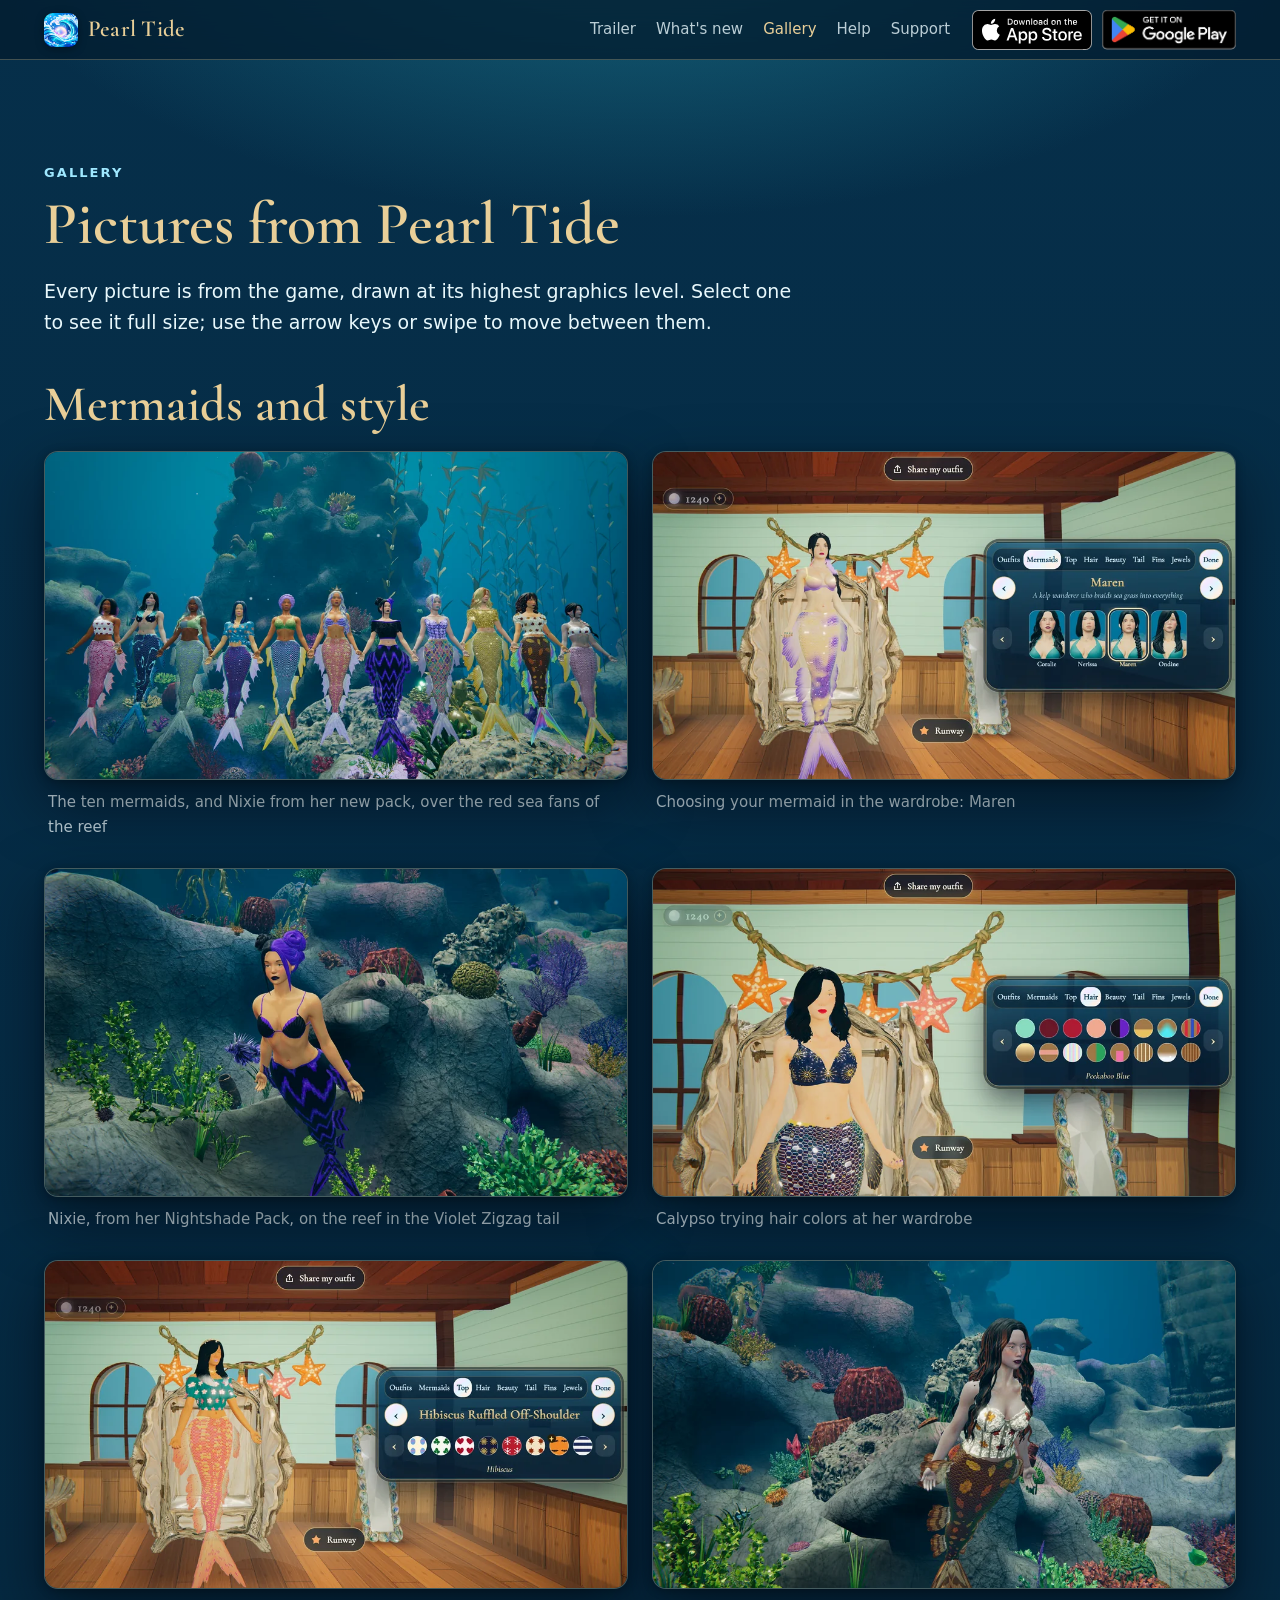
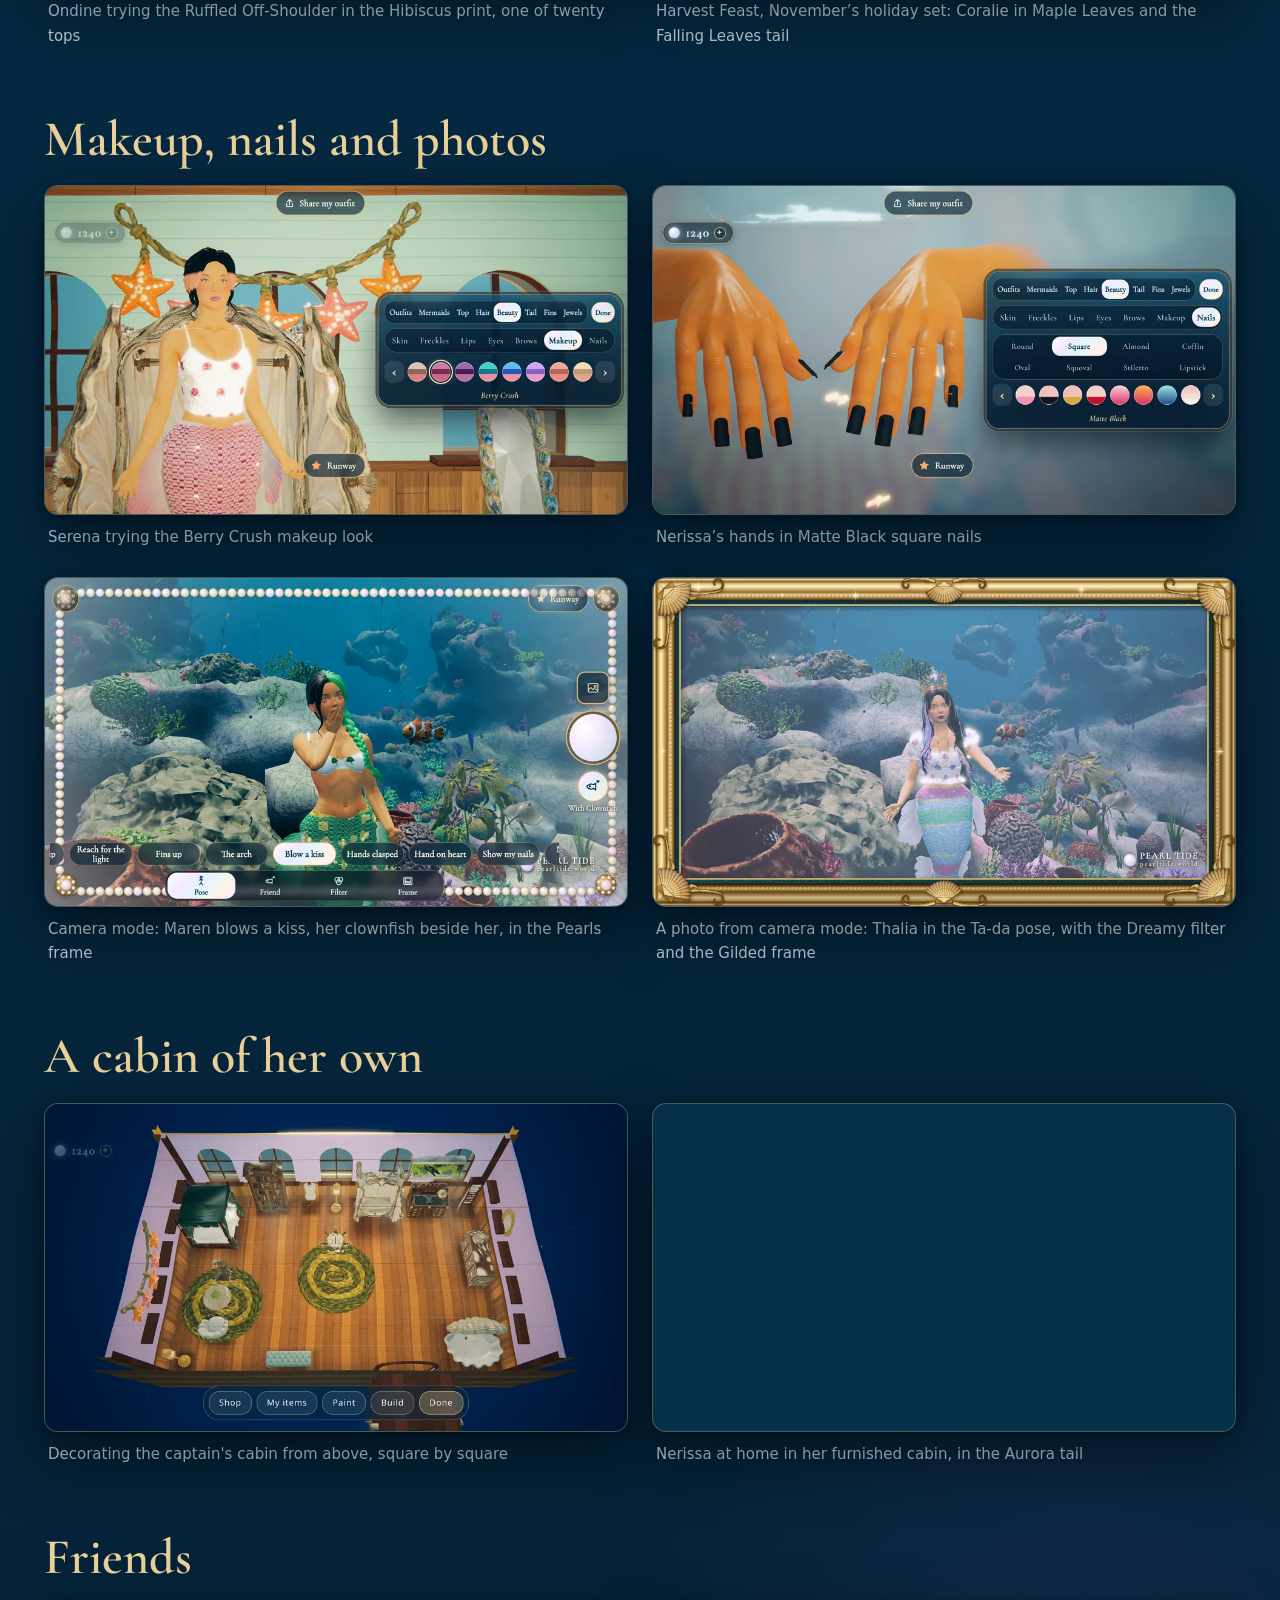
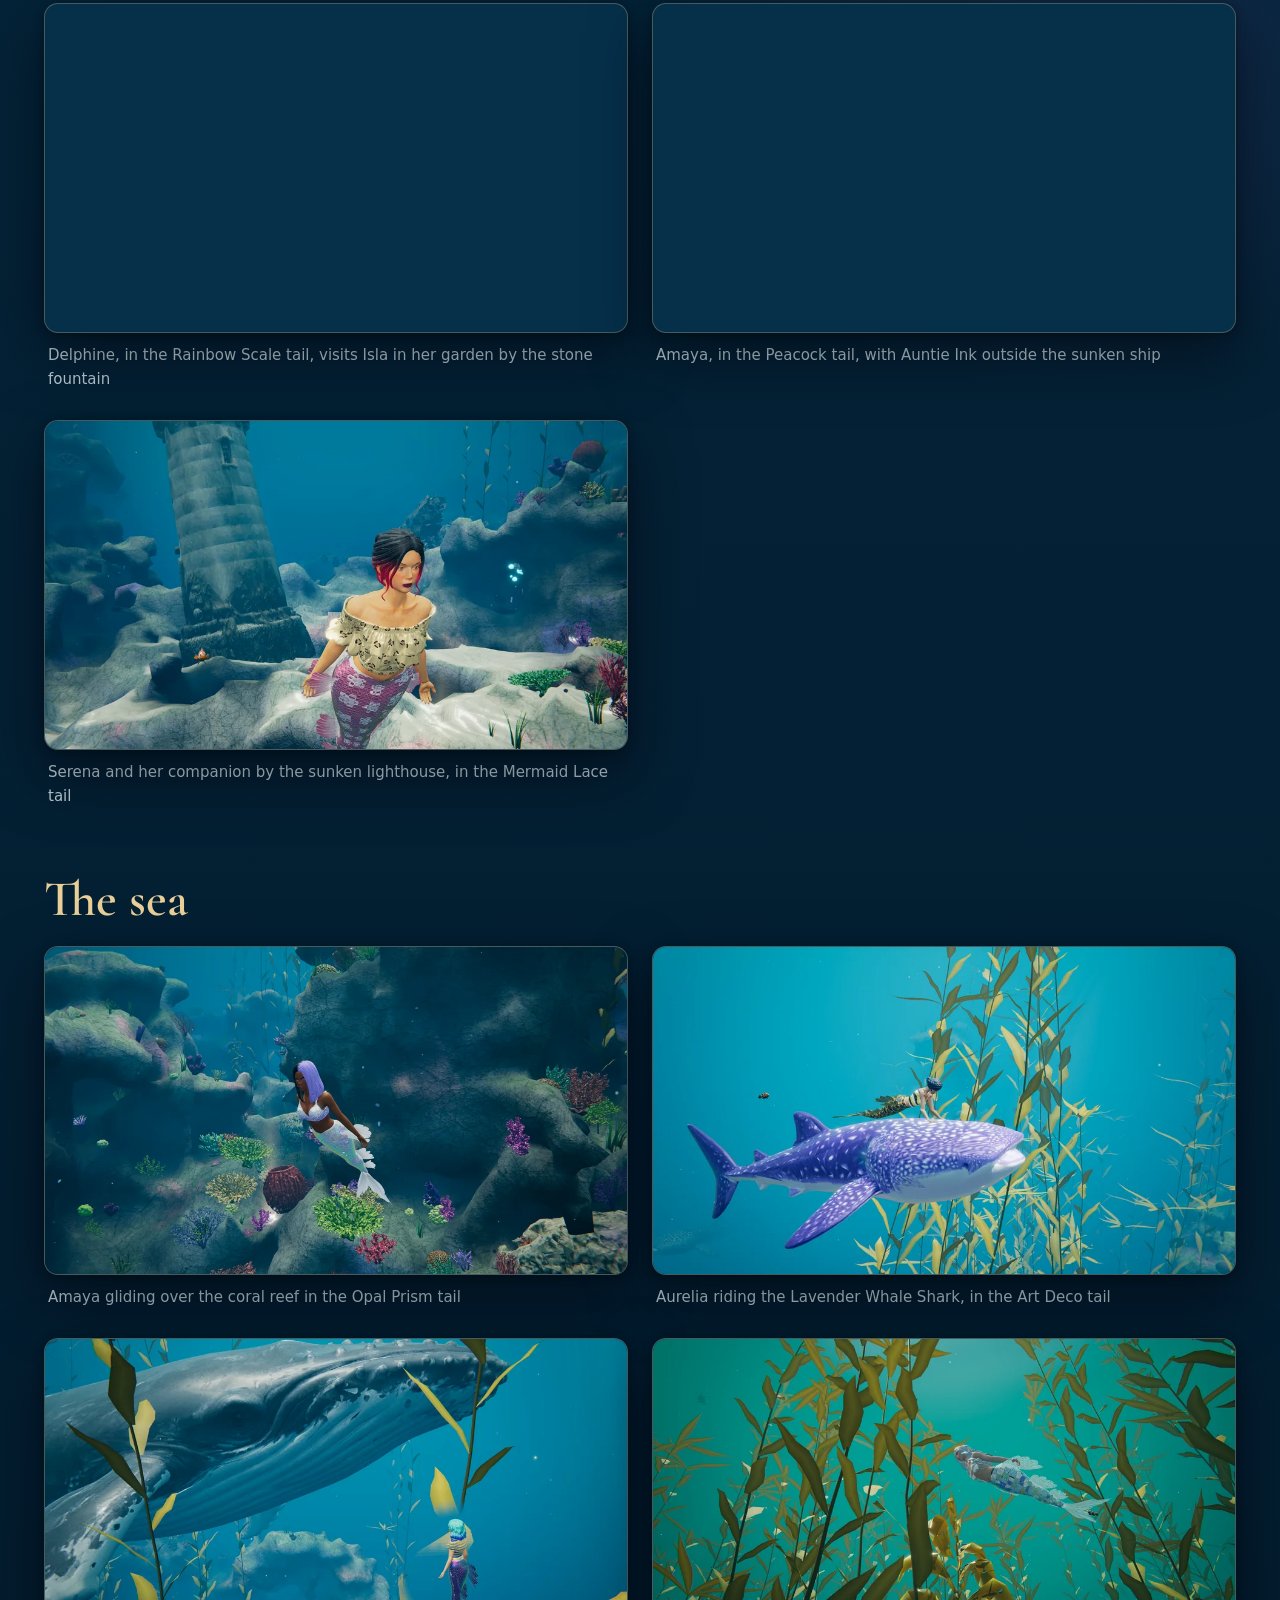
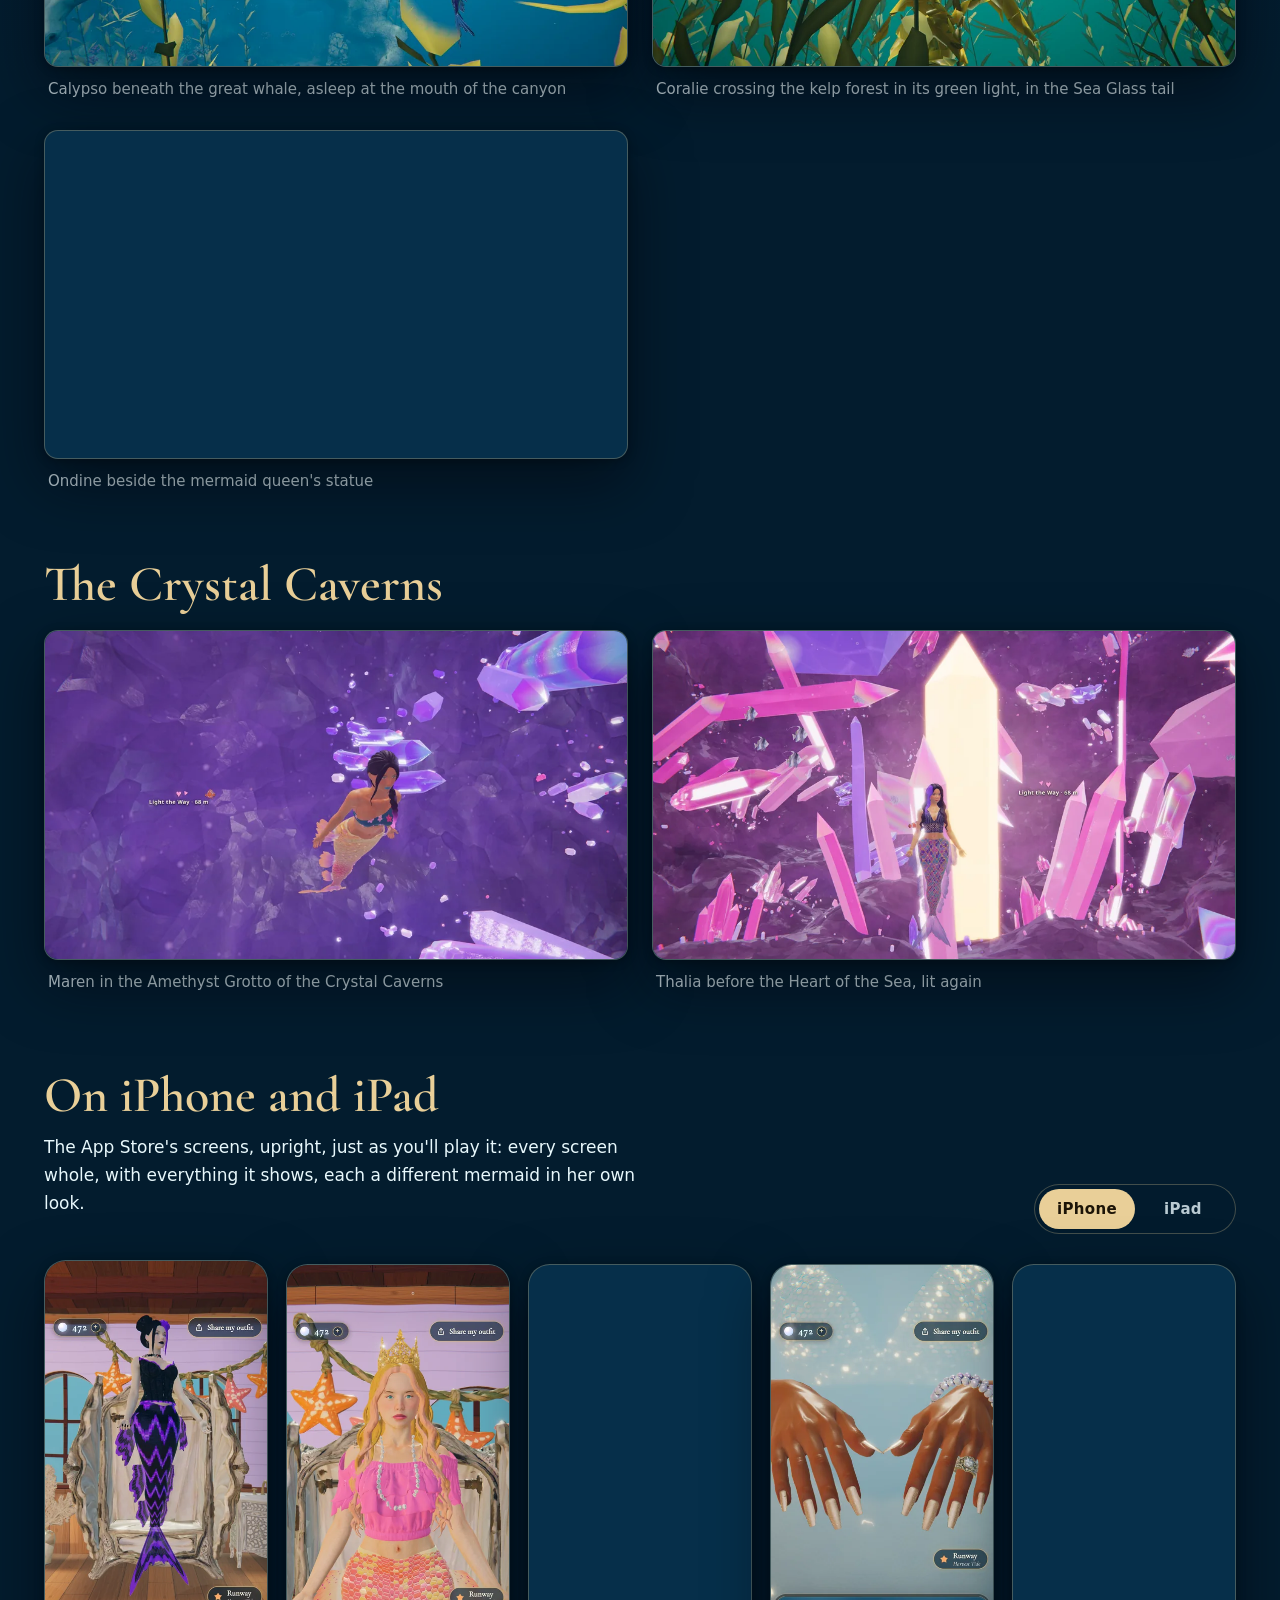
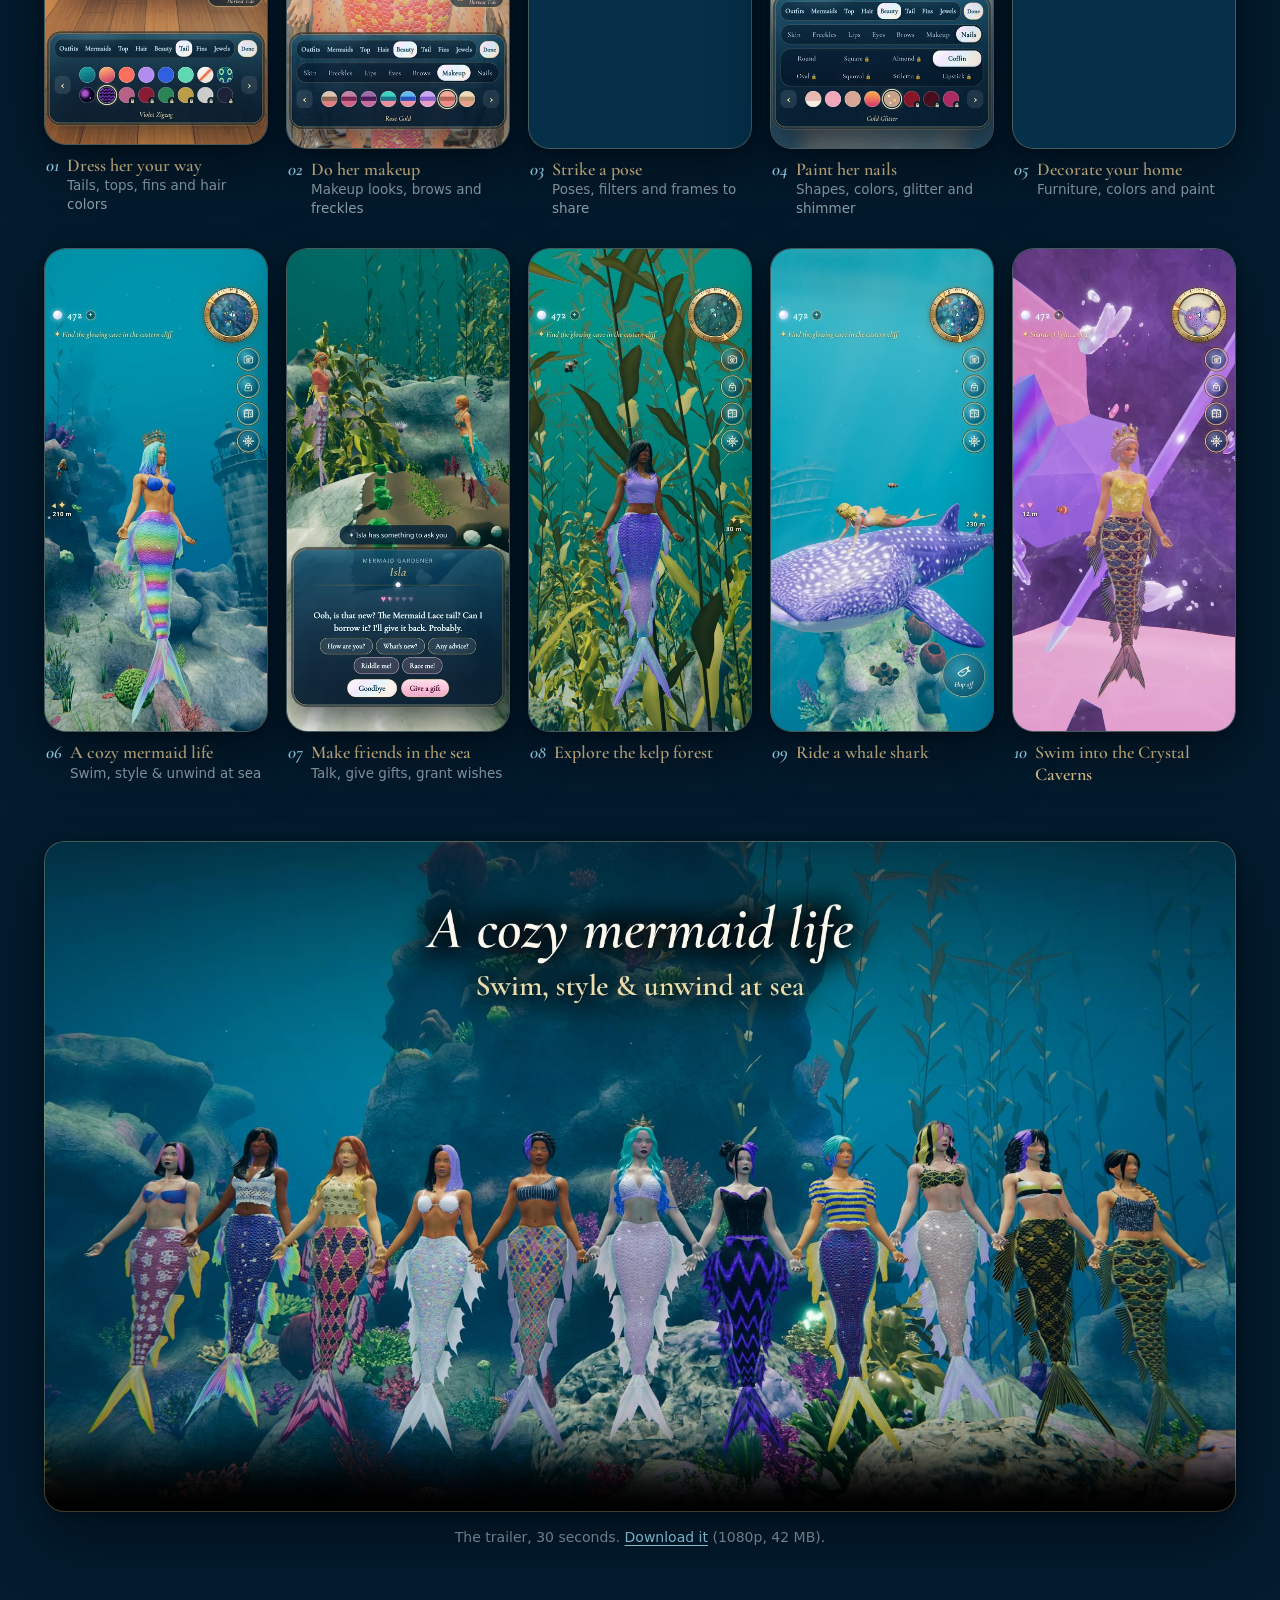
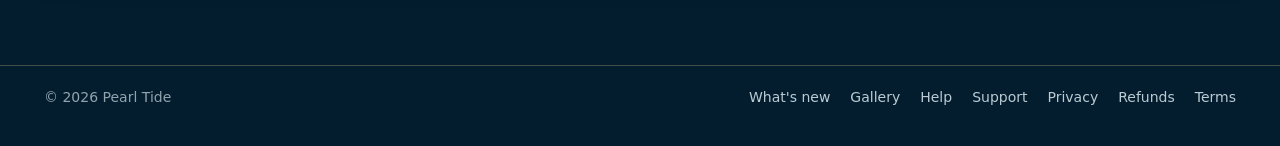
<file: gallery.html>
<!doctype html>
<html lang="en">
<head>
  <meta charset="utf-8">
  <meta name="viewport" content="width=device-width, initial-scale=1, viewport-fit=cover">
  <title>Gallery · Pearl Tide</title>
  <meta name="description" content="Pictures from Pearl Tide at full size: the ten mermaids and Nixie, the wardrobe, makeup and nails, the cabin, friends, the reef, the kelp forest and the Crystal Caverns, and the game on iPhone and iPad.">
  <link rel="canonical" href="https://pearltide.world/gallery.html">
  <meta property="og:type" content="website">
  <meta property="og:site_name" content="Pearl Tide">
  <meta property="og:title" content="Gallery · Pearl Tide">
  <meta property="og:description" content="Pictures from Pearl Tide at full size: the ten mermaids and Nixie, the wardrobe, makeup and nails, the cabin, friends, the reef, the kelp forest and the Crystal Caverns, and the game on iPhone and iPad.">
  <meta property="og:url" content="https://pearltide.world/gallery.html">
  <meta property="og:image" content="https://pearltide.world/og.jpg">
  <meta property="og:image:width" content="1200">
  <meta property="og:image:height" content="630">
  <meta property="og:image:alt" content="All ten mermaids of Pearl Tide over a coral reef">
  <meta name="twitter:card" content="summary_large_image">
  <meta name="theme-color" content="#031c2e">
  <link rel="icon" href="/favicon.png">
  <link rel="apple-touch-icon" href="/icon.png">
  <link rel="preload" href="/fonts/cormorant-600.woff2" as="font" type="font/woff2" crossorigin>
  <link rel="stylesheet" href="/style.css">
  <script src="/site.js" defer></script>
</head>
<body class="page-gallery">
<a class="skip" href="#main">Skip to content</a>
<header class="bar"><div class="bar-in">
  <a class="brand" href="/"><img src="/icon.png" alt="" width="34" height="34"><span>Pearl Tide</span></a>
  <nav aria-label="Site"><a class="wide-only" href="/#trailer">Trailer</a><a class="wide-only" href="/whats-new.html">What's new</a><a href="/gallery.html" aria-current="page">Gallery</a><a href="/help.html">Help</a><a href="/support.html">Support</a></nav>
  <a class="store-badge" href="https://apps.apple.com/app/pearl-tide-cozy-mermaid-life/id6820164397"><img src="/app-store-badge.svg" alt="Download on the App Store" width="120" height="40"></a>
  <a class="store-badge play" href="https://play.google.com/store/apps/details?id=com.pearltide.swim"><img src="/google-play-badge.png" alt="Get it on Google Play" width="154" height="60"></a>
</div></header>
<main id="main">
<section class="gallery-page" aria-labelledby="g-title">
  <div class="wrap">
    <p class="eyebrow">Gallery</p>
    <h1 id="g-title">Pictures from Pearl Tide</h1>
    <p class="lead">Every picture is from the game, drawn at its highest graphics level. Select one to see it full size; use the arrow keys or swipe to move between them.</p>
    <h2 class="g-sub">Mermaids and style</h2>
<div class="gallery-grid">
  <figure><a class="shot" href="/img/lineup-2560.webp" data-view data-cap="The ten mermaids, and Nixie from her new pack, over the red sea fans of the reef"><img src="/img/lineup-1600.webp" srcset="/img/lineup-960.webp 960w, /img/lineup-1600.webp 1600w, /img/lineup-2560.webp 2560w" sizes="(max-width: 760px) 100vw, (max-width: 1400px) 50vw, 700px" width="2560" height="1440" alt="The ten mermaids, and Nixie from her new pack, over the red sea fans of the reef" loading="lazy" decoding="async"></a><figcaption>The ten mermaids, and Nixie from her new pack, over the red sea fans of the reef</figcaption></figure>
  <figure><a class="shot" href="/img/mermaids-2560.webp" data-view data-cap="Choosing your mermaid in the wardrobe: Maren"><img src="/img/mermaids-1600.webp" srcset="/img/mermaids-960.webp 960w, /img/mermaids-1600.webp 1600w, /img/mermaids-2560.webp 2560w" sizes="(max-width: 760px) 100vw, (max-width: 1400px) 50vw, 700px" width="2560" height="1440" alt="Choosing your mermaid in the wardrobe: Maren" loading="lazy" decoding="async"></a><figcaption>Choosing your mermaid in the wardrobe: Maren</figcaption></figure>
  <figure><a class="shot" href="/img/nixie-2560.webp" data-view data-cap="Nixie, from her Nightshade Pack, on the reef in the Violet Zigzag tail"><img src="/img/nixie-1600.webp" srcset="/img/nixie-960.webp 960w, /img/nixie-1600.webp 1600w, /img/nixie-2560.webp 2560w" sizes="(max-width: 760px) 100vw, (max-width: 1400px) 50vw, 700px" width="2560" height="1440" alt="Nixie, from her Nightshade Pack, on the reef in the Violet Zigzag tail" loading="lazy" decoding="async"></a><figcaption>Nixie, from her Nightshade Pack, on the reef in the Violet Zigzag tail</figcaption></figure>
  <figure><a class="shot" href="/img/styles-2560.webp" data-view data-cap="Calypso trying hair colors at her wardrobe"><img src="/img/styles-1600.webp" srcset="/img/styles-960.webp 960w, /img/styles-1600.webp 1600w, /img/styles-2560.webp 2560w" sizes="(max-width: 760px) 100vw, (max-width: 1400px) 50vw, 700px" width="2560" height="1440" alt="Calypso trying hair colors at her wardrobe" loading="lazy" decoding="async"></a><figcaption>Calypso trying hair colors at her wardrobe</figcaption></figure>
  <figure><a class="shot" href="/img/wardrobe-2560.webp" data-view data-cap="Ondine trying the Ruffled Off-Shoulder in the Hibiscus print, one of twenty tops"><img src="/img/wardrobe-1600.webp" srcset="/img/wardrobe-960.webp 960w, /img/wardrobe-1600.webp 1600w, /img/wardrobe-2560.webp 2560w" sizes="(max-width: 760px) 100vw, (max-width: 1400px) 50vw, 700px" width="2560" height="1440" alt="Ondine trying the Ruffled Off-Shoulder in the Hibiscus print, one of twenty tops" loading="lazy" decoding="async"></a><figcaption>Ondine trying the Ruffled Off-Shoulder in the Hibiscus print, one of twenty tops</figcaption></figure>
  <figure><a class="shot" href="/img/holiday-2560.webp" data-view data-cap="Harvest Feast, November’s holiday set: Coralie in Maple Leaves and the Falling Leaves tail"><img src="/img/holiday-1600.webp" srcset="/img/holiday-960.webp 960w, /img/holiday-1600.webp 1600w, /img/holiday-2560.webp 2560w" sizes="(max-width: 760px) 100vw, (max-width: 1400px) 50vw, 700px" width="2560" height="1440" alt="Harvest Feast, November’s holiday set: Coralie in Maple Leaves and the Falling Leaves tail" loading="lazy" decoding="async"></a><figcaption>Harvest Feast, November’s holiday set: Coralie in Maple Leaves and the Falling Leaves tail</figcaption></figure>
</div>
<h2 class="g-sub">Makeup, nails and photos</h2>
<div class="gallery-grid">
  <figure><a class="shot" href="/img/beauty-2560.webp" data-view data-cap="Serena trying the Berry Crush makeup look"><img src="/img/beauty-1600.webp" srcset="/img/beauty-960.webp 960w, /img/beauty-1600.webp 1600w, /img/beauty-2560.webp 2560w" sizes="(max-width: 760px) 100vw, (max-width: 1400px) 50vw, 700px" width="2560" height="1440" alt="Serena trying the Berry Crush makeup look" loading="lazy" decoding="async"></a><figcaption>Serena trying the Berry Crush makeup look</figcaption></figure>
  <figure><a class="shot" href="/img/nails-2560.webp" data-view data-cap="Nerissa’s hands in Matte Black square nails"><img src="/img/nails-1600.webp" srcset="/img/nails-960.webp 960w, /img/nails-1600.webp 1600w, /img/nails-2560.webp 2560w" sizes="(max-width: 760px) 100vw, (max-width: 1400px) 50vw, 700px" width="2560" height="1440" alt="Nerissa’s hands in Matte Black square nails" loading="lazy" decoding="async"></a><figcaption>Nerissa’s hands in Matte Black square nails</figcaption></figure>
  <figure><a class="shot" href="/img/photo-2560.webp" data-view data-cap="Camera mode: Maren blows a kiss, her clownfish beside her, in the Pearls frame"><img src="/img/photo-1600.webp" srcset="/img/photo-960.webp 960w, /img/photo-1600.webp 1600w, /img/photo-2560.webp 2560w" sizes="(max-width: 760px) 100vw, (max-width: 1400px) 50vw, 700px" width="2560" height="1440" alt="Camera mode: Maren blows a kiss, her clownfish beside her, in the Pearls frame" loading="lazy" decoding="async"></a><figcaption>Camera mode: Maren blows a kiss, her clownfish beside her, in the Pearls frame</figcaption></figure>
  <figure><a class="shot" href="/img/snapshot-2560.webp" data-view data-cap="A photo from camera mode: Thalia in the Ta-da pose, with the Dreamy filter and the Gilded frame"><img src="/img/snapshot-1600.webp" srcset="/img/snapshot-960.webp 960w, /img/snapshot-1600.webp 1600w, /img/snapshot-2560.webp 2560w" sizes="(max-width: 760px) 100vw, (max-width: 1400px) 50vw, 700px" width="2560" height="1440" alt="A photo from camera mode: Thalia in the Ta-da pose, with the Dreamy filter and the Gilded frame" loading="lazy" decoding="async"></a><figcaption>A photo from camera mode: Thalia in the Ta-da pose, with the Dreamy filter and the Gilded frame</figcaption></figure>
</div>
<h2 class="g-sub">A cabin of her own</h2>
<div class="gallery-grid">
  <figure><a class="shot" href="/img/build-2560.webp" data-view data-cap="Decorating the captain&#x27;s cabin from above, square by square"><img src="/img/build-1600.webp" srcset="/img/build-960.webp 960w, /img/build-1600.webp 1600w, /img/build-2560.webp 2560w" sizes="(max-width: 760px) 100vw, (max-width: 1400px) 50vw, 700px" width="2560" height="1440" alt="Decorating the captain&#x27;s cabin from above, square by square" loading="lazy" decoding="async"></a><figcaption>Decorating the captain&#x27;s cabin from above, square by square</figcaption></figure>
  <figure><a class="shot" href="/img/room-2560.webp" data-view data-cap="Nerissa at home in her furnished cabin, in the Aurora tail"><img src="/img/room-1600.webp" srcset="/img/room-960.webp 960w, /img/room-1600.webp 1600w, /img/room-2560.webp 2560w" sizes="(max-width: 760px) 100vw, (max-width: 1400px) 50vw, 700px" width="2560" height="1440" alt="Nerissa at home in her furnished cabin, in the Aurora tail" loading="lazy" decoding="async"></a><figcaption>Nerissa at home in her furnished cabin, in the Aurora tail</figcaption></figure>
</div>
<h2 class="g-sub">Friends</h2>
<div class="gallery-grid">
  <figure><a class="shot" href="/img/garden-2560.webp" data-view data-cap="Delphine, in the Rainbow Scale tail, visits Isla in her garden by the stone fountain"><img src="/img/garden-1600.webp" srcset="/img/garden-960.webp 960w, /img/garden-1600.webp 1600w, /img/garden-2560.webp 2560w" sizes="(max-width: 760px) 100vw, (max-width: 1400px) 50vw, 700px" width="2560" height="1440" alt="Delphine, in the Rainbow Scale tail, visits Isla in her garden by the stone fountain" loading="lazy" decoding="async"></a><figcaption>Delphine, in the Rainbow Scale tail, visits Isla in her garden by the stone fountain</figcaption></figure>
  <figure><a class="shot" href="/img/ink-2560.webp" data-view data-cap="Amaya, in the Peacock tail, with Auntie Ink outside the sunken ship"><img src="/img/ink-1600.webp" srcset="/img/ink-960.webp 960w, /img/ink-1600.webp 1600w, /img/ink-2560.webp 2560w" sizes="(max-width: 760px) 100vw, (max-width: 1400px) 50vw, 700px" width="2560" height="1440" alt="Amaya, in the Peacock tail, with Auntie Ink outside the sunken ship" loading="lazy" decoding="async"></a><figcaption>Amaya, in the Peacock tail, with Auntie Ink outside the sunken ship</figcaption></figure>
  <figure><a class="shot" href="/img/companion-2560.webp" data-view data-cap="Serena and her companion by the sunken lighthouse, in the Mermaid Lace tail"><img src="/img/companion-1600.webp" srcset="/img/companion-960.webp 960w, /img/companion-1600.webp 1600w, /img/companion-2560.webp 2560w" sizes="(max-width: 760px) 100vw, (max-width: 1400px) 50vw, 700px" width="2560" height="1440" alt="Serena and her companion by the sunken lighthouse, in the Mermaid Lace tail" loading="lazy" decoding="async"></a><figcaption>Serena and her companion by the sunken lighthouse, in the Mermaid Lace tail</figcaption></figure>
</div>
<h2 class="g-sub">The sea</h2>
<div class="gallery-grid">
  <figure><a class="shot" href="/img/reef-2560.webp" data-view data-cap="Amaya gliding over the coral reef in the Opal Prism tail"><img src="/img/reef-1600.webp" srcset="/img/reef-960.webp 960w, /img/reef-1600.webp 1600w, /img/reef-2560.webp 2560w" sizes="(max-width: 760px) 100vw, (max-width: 1400px) 50vw, 700px" width="2560" height="1440" alt="Amaya gliding over the coral reef in the Opal Prism tail" loading="lazy" decoding="async"></a><figcaption>Amaya gliding over the coral reef in the Opal Prism tail</figcaption></figure>
  <figure><a class="shot" href="/img/ride-2560.webp" data-view data-cap="Aurelia riding the Lavender Whale Shark, in the Art Deco tail"><img src="/img/ride-1600.webp" srcset="/img/ride-960.webp 960w, /img/ride-1600.webp 1600w, /img/ride-2560.webp 2560w" sizes="(max-width: 760px) 100vw, (max-width: 1400px) 50vw, 700px" width="2560" height="1440" alt="Aurelia riding the Lavender Whale Shark, in the Art Deco tail" loading="lazy" decoding="async"></a><figcaption>Aurelia riding the Lavender Whale Shark, in the Art Deco tail</figcaption></figure>
  <figure><a class="shot" href="/img/whale-2560.webp" data-view data-cap="Calypso beneath the great whale, asleep at the mouth of the canyon"><img src="/img/whale-1600.webp" srcset="/img/whale-960.webp 960w, /img/whale-1600.webp 1600w, /img/whale-2560.webp 2560w" sizes="(max-width: 760px) 100vw, (max-width: 1400px) 50vw, 700px" width="2560" height="1440" alt="Calypso beneath the great whale, asleep at the mouth of the canyon" loading="lazy" decoding="async"></a><figcaption>Calypso beneath the great whale, asleep at the mouth of the canyon</figcaption></figure>
  <figure><a class="shot" href="/img/kelplight-2560.webp" data-view data-cap="Coralie crossing the kelp forest in its green light, in the Sea Glass tail"><img src="/img/kelplight-1600.webp" srcset="/img/kelplight-960.webp 960w, /img/kelplight-1600.webp 1600w, /img/kelplight-2560.webp 2560w" sizes="(max-width: 760px) 100vw, (max-width: 1400px) 50vw, 700px" width="2560" height="1440" alt="Coralie crossing the kelp forest in its green light, in the Sea Glass tail" loading="lazy" decoding="async"></a><figcaption>Coralie crossing the kelp forest in its green light, in the Sea Glass tail</figcaption></figure>
  <figure><a class="shot" href="/img/statue-2560.webp" data-view data-cap="Ondine beside the mermaid queen&#x27;s statue"><img src="/img/statue-1600.webp" srcset="/img/statue-960.webp 960w, /img/statue-1600.webp 1600w, /img/statue-2560.webp 2560w" sizes="(max-width: 760px) 100vw, (max-width: 1400px) 50vw, 700px" width="2560" height="1440" alt="Ondine beside the mermaid queen&#x27;s statue" loading="lazy" decoding="async"></a><figcaption>Ondine beside the mermaid queen&#x27;s statue</figcaption></figure>
</div>
<h2 class="g-sub">The Crystal Caverns</h2>
<div class="gallery-grid">
  <figure><a class="shot" href="/img/caverns-2560.webp" data-view data-cap="Maren in the Amethyst Grotto of the Crystal Caverns"><img src="/img/caverns-1600.webp" srcset="/img/caverns-960.webp 960w, /img/caverns-1600.webp 1600w, /img/caverns-2560.webp 2560w" sizes="(max-width: 760px) 100vw, (max-width: 1400px) 50vw, 700px" width="2560" height="1440" alt="Maren in the Amethyst Grotto of the Crystal Caverns" loading="lazy" decoding="async"></a><figcaption>Maren in the Amethyst Grotto of the Crystal Caverns</figcaption></figure>
  <figure><a class="shot" href="/img/heart-2560.webp" data-view data-cap="Thalia before the Heart of the Sea, lit again"><img src="/img/heart-1600.webp" srcset="/img/heart-960.webp 960w, /img/heart-1600.webp 1600w, /img/heart-2560.webp 2560w" sizes="(max-width: 760px) 100vw, (max-width: 1400px) 50vw, 700px" width="2560" height="1440" alt="Thalia before the Heart of the Sea, lit again" loading="lazy" decoding="async"></a><figcaption>Thalia before the Heart of the Sea, lit again</figcaption></figure>
</div>
    <section class="g-store" aria-labelledby="iphone">
      <div class="wn-set-head">
        <div>
          <h2 class="g-sub" id="iphone">On iPhone and iPad</h2>
          <p class="lead">The App Store's screens, upright, just as you'll play it: every screen whole, with everything it shows, each a different mermaid in her own look.</p>
        </div>
        <div class="wn-seg" role="group" aria-label="Screens for">
          <button type="button" data-show="iphone" aria-pressed="true">iPhone</button>
          <button type="button" data-show="ipad" aria-pressed="false">iPad</button>
        </div>
      </div>
      <div data-set="iphone">
<ol class="wn-shots tall">
  <li><figure><a class="shot tall" href="/img/store-iphone-wardrobe-1320.webp" data-view data-cap="On iPhone: Nixie in the wardrobe, in the Violet Zigzag tail"><img src="/img/store-iphone-wardrobe-440.webp" srcset="/img/store-iphone-wardrobe-440.webp 440w, /img/store-iphone-wardrobe-880.webp 880w, /img/store-iphone-wardrobe-1320.webp 1320w" sizes="(max-width: 560px) 46vw, (max-width: 900px) 30vw, 224px" width="1320" height="2868" alt="On iPhone: Nixie in the wardrobe, in the Violet Zigzag tail" loading="lazy" decoding="async"></a><figcaption><span class="k">01</span><span class="t">Dress her your way</span><span class="s">Tails, tops, fins and hair colors</span></figcaption></figure></li>
  <li><figure><a class="shot tall" href="/img/store-iphone-beauty-1320.webp" data-view data-cap="On iPhone: Coralie in the Rose Gold makeup look"><img src="/img/store-iphone-beauty-440.webp" srcset="/img/store-iphone-beauty-440.webp 440w, /img/store-iphone-beauty-880.webp 880w, /img/store-iphone-beauty-1320.webp 1320w" sizes="(max-width: 560px) 46vw, (max-width: 900px) 30vw, 224px" width="1320" height="2868" alt="On iPhone: Coralie in the Rose Gold makeup look" loading="lazy" decoding="async"></a><figcaption><span class="k">02</span><span class="t">Do her makeup</span><span class="s">Makeup looks, brows and freckles</span></figcaption></figure></li>
  <li><figure><a class="shot tall" href="/img/store-iphone-photo-1320.webp" data-view data-cap="On iPhone: Delphine in Hand on heart, with her clownfish"><img src="/img/store-iphone-photo-440.webp" srcset="/img/store-iphone-photo-440.webp 440w, /img/store-iphone-photo-880.webp 880w, /img/store-iphone-photo-1320.webp 1320w" sizes="(max-width: 560px) 46vw, (max-width: 900px) 30vw, 224px" width="1320" height="2868" alt="On iPhone: Delphine in Hand on heart, with her clownfish" loading="lazy" decoding="async"></a><figcaption><span class="k">03</span><span class="t">Strike a pose</span><span class="s">Poses, filters and frames to share</span></figcaption></figure></li>
  <li><figure><a class="shot tall" href="/img/store-iphone-nails-1320.webp" data-view data-cap="On iPhone: Serena’s hands in Gold Glitter coffin nails"><img src="/img/store-iphone-nails-440.webp" srcset="/img/store-iphone-nails-440.webp 440w, /img/store-iphone-nails-880.webp 880w, /img/store-iphone-nails-1320.webp 1320w" sizes="(max-width: 560px) 46vw, (max-width: 900px) 30vw, 224px" width="1320" height="2868" alt="On iPhone: Serena’s hands in Gold Glitter coffin nails" loading="lazy" decoding="async"></a><figcaption><span class="k">04</span><span class="t">Paint her nails</span><span class="s">Shapes, colors, glitter and shimmer</span></figcaption></figure></li>
  <li><figure><a class="shot tall" href="/img/store-iphone-decorate-1320.webp" data-view data-cap="On iPhone: Her cabin from above in decorate mode"><img src="/img/store-iphone-decorate-440.webp" srcset="/img/store-iphone-decorate-440.webp 440w, /img/store-iphone-decorate-880.webp 880w, /img/store-iphone-decorate-1320.webp 1320w" sizes="(max-width: 560px) 46vw, (max-width: 900px) 30vw, 224px" width="1320" height="2868" alt="On iPhone: Her cabin from above in decorate mode" loading="lazy" decoding="async"></a><figcaption><span class="k">05</span><span class="t">Decorate your home</span><span class="s">Furniture, colors and paint</span></figcaption></figure></li>
  <li><figure><a class="shot tall" href="/img/store-iphone-reef-1320.webp" data-view data-cap="On iPhone: Amaya by the sunken lighthouse, in the Rainbow Scale tail"><img src="/img/store-iphone-reef-440.webp" srcset="/img/store-iphone-reef-440.webp 440w, /img/store-iphone-reef-880.webp 880w, /img/store-iphone-reef-1320.webp 1320w" sizes="(max-width: 560px) 46vw, (max-width: 900px) 30vw, 224px" width="1320" height="2868" alt="On iPhone: Amaya by the sunken lighthouse, in the Rainbow Scale tail" loading="lazy" decoding="async"></a><figcaption><span class="k">06</span><span class="t">A cozy mermaid life</span><span class="s">Swim, style &amp; unwind at sea</span></figcaption></figure></li>
  <li><figure><a class="shot tall" href="/img/store-iphone-friend-1320.webp" data-view data-cap="On iPhone: Maren with Isla in the kelp forest"><img src="/img/store-iphone-friend-440.webp" srcset="/img/store-iphone-friend-440.webp 440w, /img/store-iphone-friend-880.webp 880w, /img/store-iphone-friend-1320.webp 1320w" sizes="(max-width: 560px) 46vw, (max-width: 900px) 30vw, 224px" width="1320" height="2868" alt="On iPhone: Maren with Isla in the kelp forest" loading="lazy" decoding="async"></a><figcaption><span class="k">07</span><span class="t">Make friends in the sea</span><span class="s">Talk, give gifts, grant wishes</span></figcaption></figure></li>
  <li><figure><a class="shot tall" href="/img/store-iphone-kelp-1320.webp" data-view data-cap="On iPhone: Ondine among the kelp, in the Aurora tail"><img src="/img/store-iphone-kelp-440.webp" srcset="/img/store-iphone-kelp-440.webp 440w, /img/store-iphone-kelp-880.webp 880w, /img/store-iphone-kelp-1320.webp 1320w" sizes="(max-width: 560px) 46vw, (max-width: 900px) 30vw, 224px" width="1320" height="2868" alt="On iPhone: Ondine among the kelp, in the Aurora tail" loading="lazy" decoding="async"></a><figcaption><span class="k">08</span><span class="t">Explore the kelp forest</span></figcaption></figure></li>
  <li><figure><a class="shot tall" href="/img/store-iphone-ride-1320.webp" data-view data-cap="On iPhone: Thalia on the Lavender Whale Shark"><img src="/img/store-iphone-ride-440.webp" srcset="/img/store-iphone-ride-440.webp 440w, /img/store-iphone-ride-880.webp 880w, /img/store-iphone-ride-1320.webp 1320w" sizes="(max-width: 560px) 46vw, (max-width: 900px) 30vw, 224px" width="1320" height="2868" alt="On iPhone: Thalia on the Lavender Whale Shark" loading="lazy" decoding="async"></a><figcaption><span class="k">09</span><span class="t">Ride a whale shark</span></figcaption></figure></li>
  <li><figure><a class="shot tall" href="/img/store-iphone-caverns-1320.webp" data-view data-cap="On iPhone: Aurelia in the Crystal Caverns, in the Art Deco tail"><img src="/img/store-iphone-caverns-440.webp" srcset="/img/store-iphone-caverns-440.webp 440w, /img/store-iphone-caverns-880.webp 880w, /img/store-iphone-caverns-1320.webp 1320w" sizes="(max-width: 560px) 46vw, (max-width: 900px) 30vw, 224px" width="1320" height="2868" alt="On iPhone: Aurelia in the Crystal Caverns, in the Art Deco tail" loading="lazy" decoding="async"></a><figcaption><span class="k">10</span><span class="t">Swim into the Crystal Caverns</span></figcaption></figure></li>
</ol>
      </div>
      <div data-set="ipad" hidden>
<ol class="wn-shots tab">
  <li><figure><a class="shot tab" href="/img/store-ipad-wardrobe-1376.webp" data-view data-cap="On iPad: Nerissa in the wardrobe, in the Rainbow Scale tail"><img src="/img/store-ipad-wardrobe-688.webp" srcset="/img/store-ipad-wardrobe-688.webp 688w, /img/store-ipad-wardrobe-1032.webp 1032w, /img/store-ipad-wardrobe-1376.webp 1376w" sizes="(max-width: 560px) 46vw, (max-width: 900px) 30vw, 224px" width="1376" height="1835" alt="On iPad: Nerissa in the wardrobe, in the Rainbow Scale tail" loading="lazy" decoding="async"></a><figcaption><span class="k">01</span><span class="t">Dress her your way</span><span class="s">Tails, tops, fins and hair colors</span></figcaption></figure></li>
  <li><figure><a class="shot tab" href="/img/store-ipad-beauty-1376.webp" data-view data-cap="On iPad: Ondine in the Lagoon makeup look"><img src="/img/store-ipad-beauty-688.webp" srcset="/img/store-ipad-beauty-688.webp 688w, /img/store-ipad-beauty-1032.webp 1032w, /img/store-ipad-beauty-1376.webp 1376w" sizes="(max-width: 560px) 46vw, (max-width: 900px) 30vw, 224px" width="1376" height="1835" alt="On iPad: Ondine in the Lagoon makeup look" loading="lazy" decoding="async"></a><figcaption><span class="k">02</span><span class="t">Do her makeup</span><span class="s">Makeup looks, brows and freckles</span></figcaption></figure></li>
  <li><figure><a class="shot tab" href="/img/store-ipad-photo-1376.webp" data-view data-cap="On iPad: Amaya in Hand on heart, with her clownfish"><img src="/img/store-ipad-photo-688.webp" srcset="/img/store-ipad-photo-688.webp 688w, /img/store-ipad-photo-1032.webp 1032w, /img/store-ipad-photo-1376.webp 1376w" sizes="(max-width: 560px) 46vw, (max-width: 900px) 30vw, 224px" width="1376" height="1835" alt="On iPad: Amaya in Hand on heart, with her clownfish" loading="lazy" decoding="async"></a><figcaption><span class="k">03</span><span class="t">Strike a pose</span><span class="s">Poses, filters and frames to share</span></figcaption></figure></li>
  <li><figure><a class="shot tab" href="/img/store-ipad-nails-1376.webp" data-view data-cap="On iPad: Calypso’s hands in Pink Glitter coffin nails"><img src="/img/store-ipad-nails-688.webp" srcset="/img/store-ipad-nails-688.webp 688w, /img/store-ipad-nails-1032.webp 1032w, /img/store-ipad-nails-1376.webp 1376w" sizes="(max-width: 560px) 46vw, (max-width: 900px) 30vw, 224px" width="1376" height="1835" alt="On iPad: Calypso’s hands in Pink Glitter coffin nails" loading="lazy" decoding="async"></a><figcaption><span class="k">04</span><span class="t">Paint her nails</span><span class="s">Shapes, colors, glitter and shimmer</span></figcaption></figure></li>
  <li><figure><a class="shot tab" href="/img/store-ipad-decorate-1376.webp" data-view data-cap="On iPad: Her cabin from above in decorate mode"><img src="/img/store-ipad-decorate-688.webp" srcset="/img/store-ipad-decorate-688.webp 688w, /img/store-ipad-decorate-1032.webp 1032w, /img/store-ipad-decorate-1376.webp 1376w" sizes="(max-width: 560px) 46vw, (max-width: 900px) 30vw, 224px" width="1376" height="1835" alt="On iPad: Her cabin from above in decorate mode" loading="lazy" decoding="async"></a><figcaption><span class="k">05</span><span class="t">Decorate your home</span><span class="s">Furniture, colors and paint</span></figcaption></figure></li>
  <li><figure><a class="shot tab" href="/img/store-ipad-reef-1376.webp" data-view data-cap="On iPad: Delphine by the sunken lighthouse, in the Golden Hour tail"><img src="/img/store-ipad-reef-688.webp" srcset="/img/store-ipad-reef-688.webp 688w, /img/store-ipad-reef-1032.webp 1032w, /img/store-ipad-reef-1376.webp 1376w" sizes="(max-width: 560px) 46vw, (max-width: 900px) 30vw, 224px" width="1376" height="1835" alt="On iPad: Delphine by the sunken lighthouse, in the Golden Hour tail" loading="lazy" decoding="async"></a><figcaption><span class="k">06</span><span class="t">A cozy mermaid life</span><span class="s">Swim, style &amp; unwind at sea</span></figcaption></figure></li>
  <li><figure><a class="shot tab" href="/img/store-ipad-friend-1376.webp" data-view data-cap="On iPad: Aurelia with Isla in the kelp forest"><img src="/img/store-ipad-friend-688.webp" srcset="/img/store-ipad-friend-688.webp 688w, /img/store-ipad-friend-1032.webp 1032w, /img/store-ipad-friend-1376.webp 1376w" sizes="(max-width: 560px) 46vw, (max-width: 900px) 30vw, 224px" width="1376" height="1835" alt="On iPad: Aurelia with Isla in the kelp forest" loading="lazy" decoding="async"></a><figcaption><span class="k">07</span><span class="t">Make friends in the sea</span><span class="s">Talk, give gifts, grant wishes</span></figcaption></figure></li>
  <li><figure><a class="shot tab" href="/img/store-ipad-kelp-1376.webp" data-view data-cap="On iPad: Serena among the kelp, in the Art Deco tail"><img src="/img/store-ipad-kelp-688.webp" srcset="/img/store-ipad-kelp-688.webp 688w, /img/store-ipad-kelp-1032.webp 1032w, /img/store-ipad-kelp-1376.webp 1376w" sizes="(max-width: 560px) 46vw, (max-width: 900px) 30vw, 224px" width="1376" height="1835" alt="On iPad: Serena among the kelp, in the Art Deco tail" loading="lazy" decoding="async"></a><figcaption><span class="k">08</span><span class="t">Explore the kelp forest</span></figcaption></figure></li>
  <li><figure><a class="shot tab" href="/img/store-ipad-ride-1376.webp" data-view data-cap="On iPad: Maren on the Lavender Whale Shark"><img src="/img/store-ipad-ride-688.webp" srcset="/img/store-ipad-ride-688.webp 688w, /img/store-ipad-ride-1032.webp 1032w, /img/store-ipad-ride-1376.webp 1376w" sizes="(max-width: 560px) 46vw, (max-width: 900px) 30vw, 224px" width="1376" height="1835" alt="On iPad: Maren on the Lavender Whale Shark" loading="lazy" decoding="async"></a><figcaption><span class="k">09</span><span class="t">Ride a whale shark</span></figcaption></figure></li>
  <li><figure><a class="shot tab" href="/img/store-ipad-caverns-1376.webp" data-view data-cap="On iPad: Nixie in the Crystal Caverns, in the Violet Zigzag tail"><img src="/img/store-ipad-caverns-688.webp" srcset="/img/store-ipad-caverns-688.webp 688w, /img/store-ipad-caverns-1032.webp 1032w, /img/store-ipad-caverns-1376.webp 1376w" sizes="(max-width: 560px) 46vw, (max-width: 900px) 30vw, 224px" width="1376" height="1835" alt="On iPad: Nixie in the Crystal Caverns, in the Violet Zigzag tail" loading="lazy" decoding="async"></a><figcaption><span class="k">10</span><span class="t">Swim into the Crystal Caverns</span></figcaption></figure></li>
</ol>
      </div>
    </section>
    <div class="frame film gallery-trailer">
      <video controls playsinline preload="none" poster="/media/trailer-poster.jpg" width="1920" height="1080">
        <source src="/media/trailer.mp4" type="video/mp4">
        <a href="/media/trailer.mp4">Download the trailer</a>
      </video>
    </div>
    <p class="small center">The trailer, 30 seconds. <a href="/media/trailer.mp4" download>Download it</a> (1080p, 42 MB).</p>
  </div>
</section>
</main>
<footer><div class="foot">
  <span class="c">© 2026 Pearl Tide</span>
  <a href="/whats-new.html">What's new</a><a href="/gallery.html">Gallery</a><a href="/help.html">Help</a><a href="/support.html">Support</a><a href="/privacy.html">Privacy</a><a href="/refunds.html">Refunds</a><a href="/terms.html">Terms</a>
</div></footer>
</body>
</html>
</file>
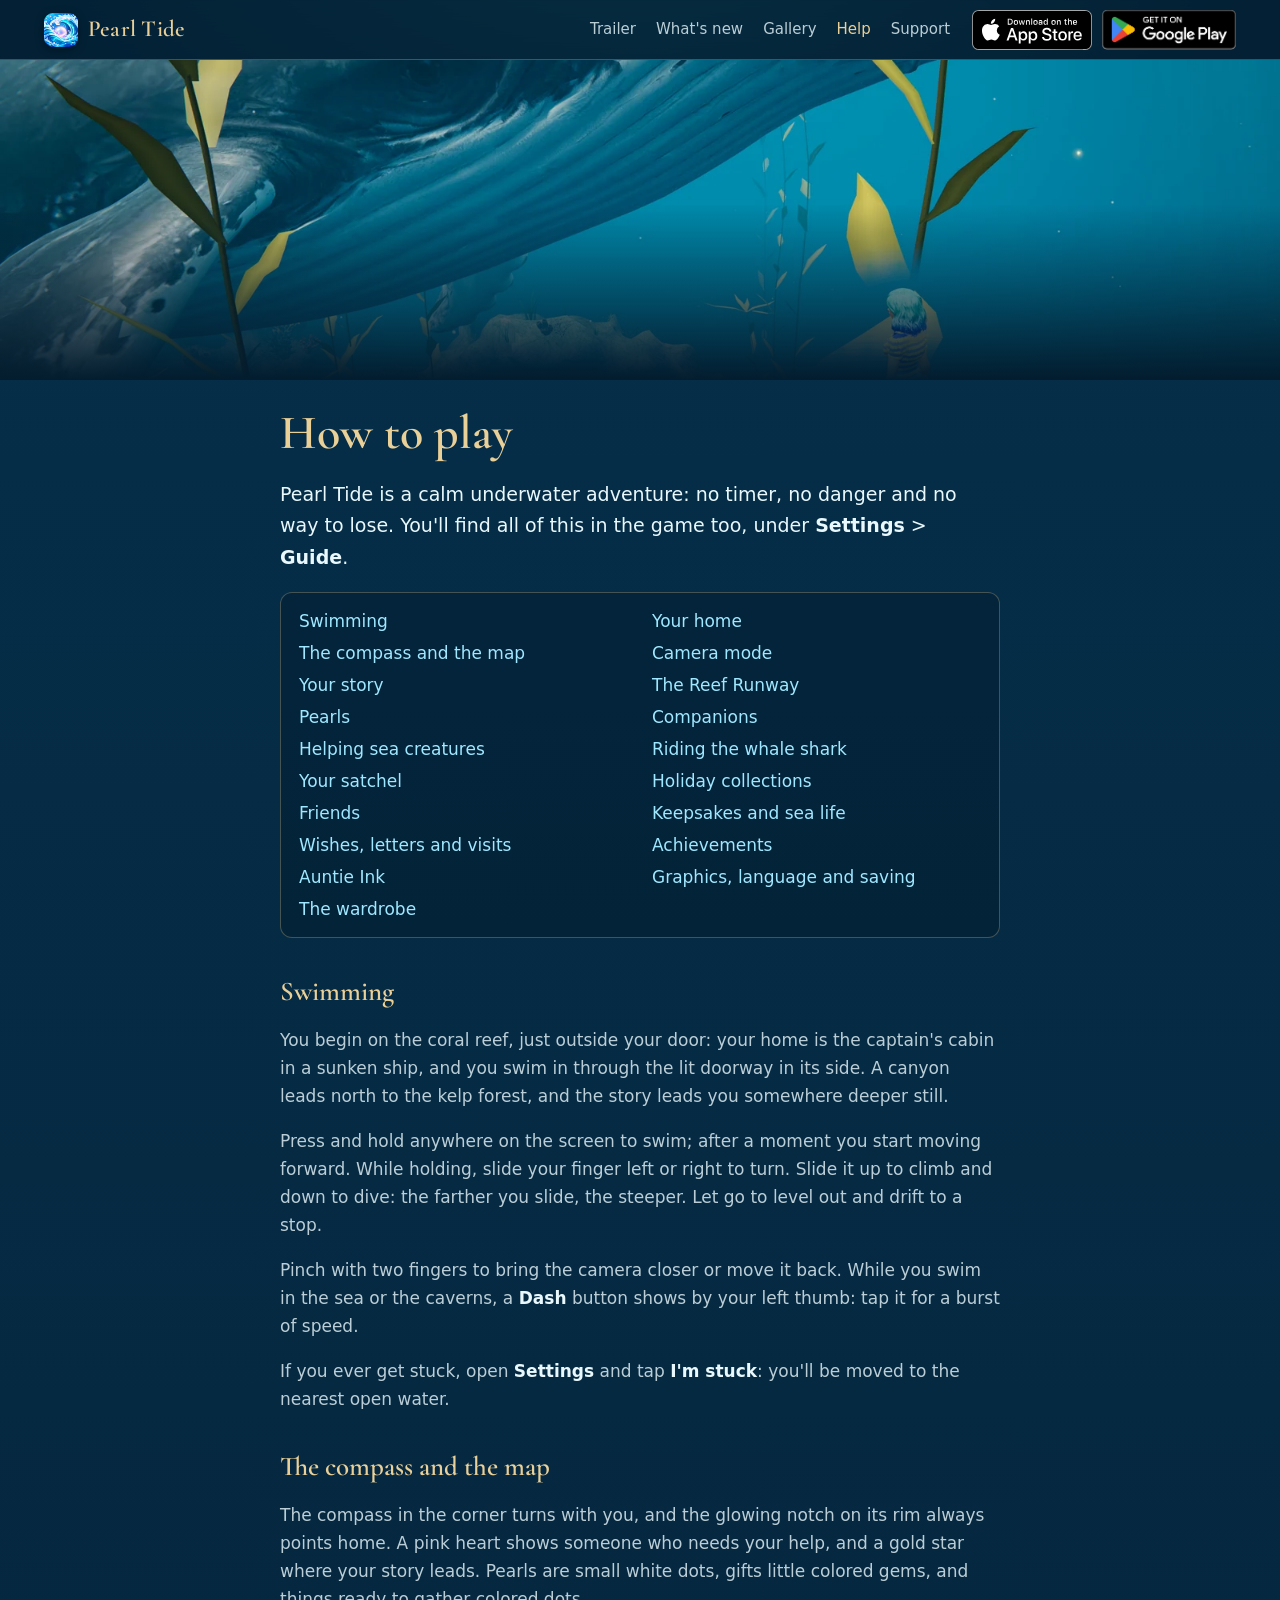
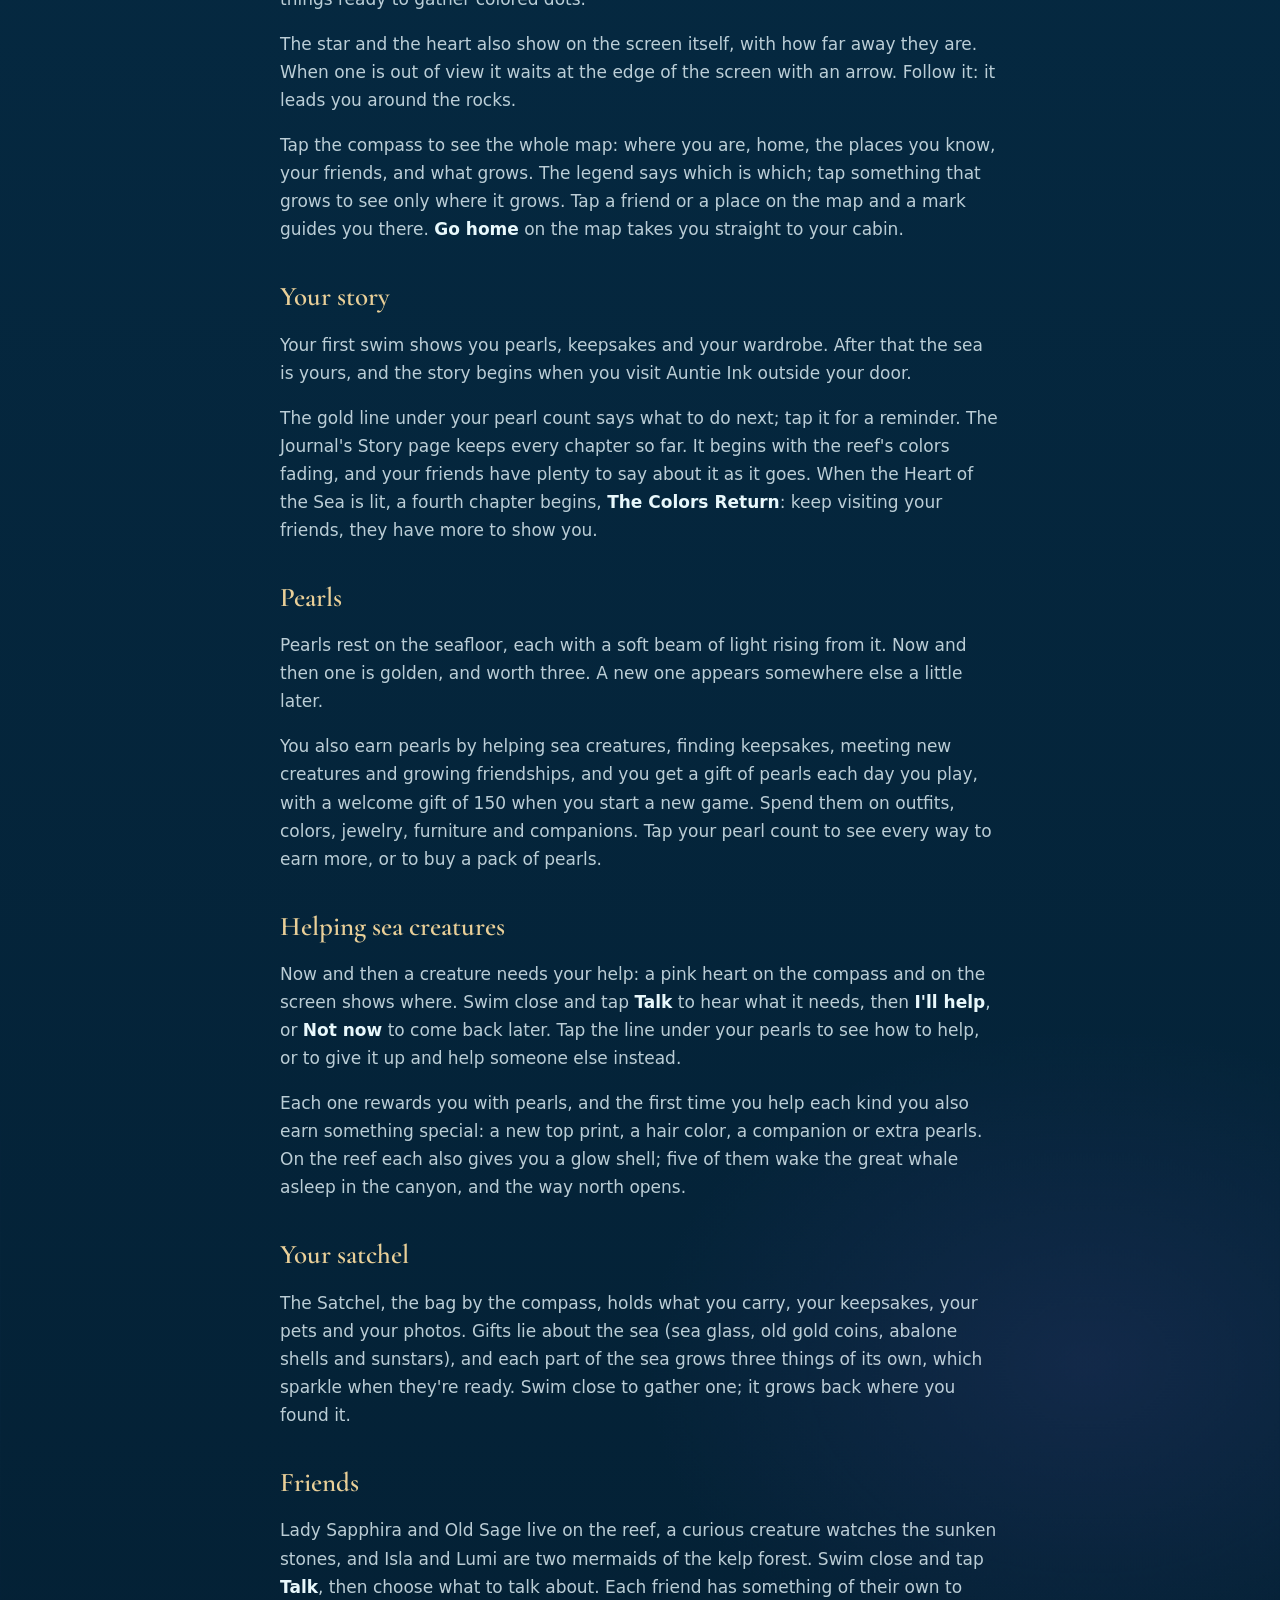
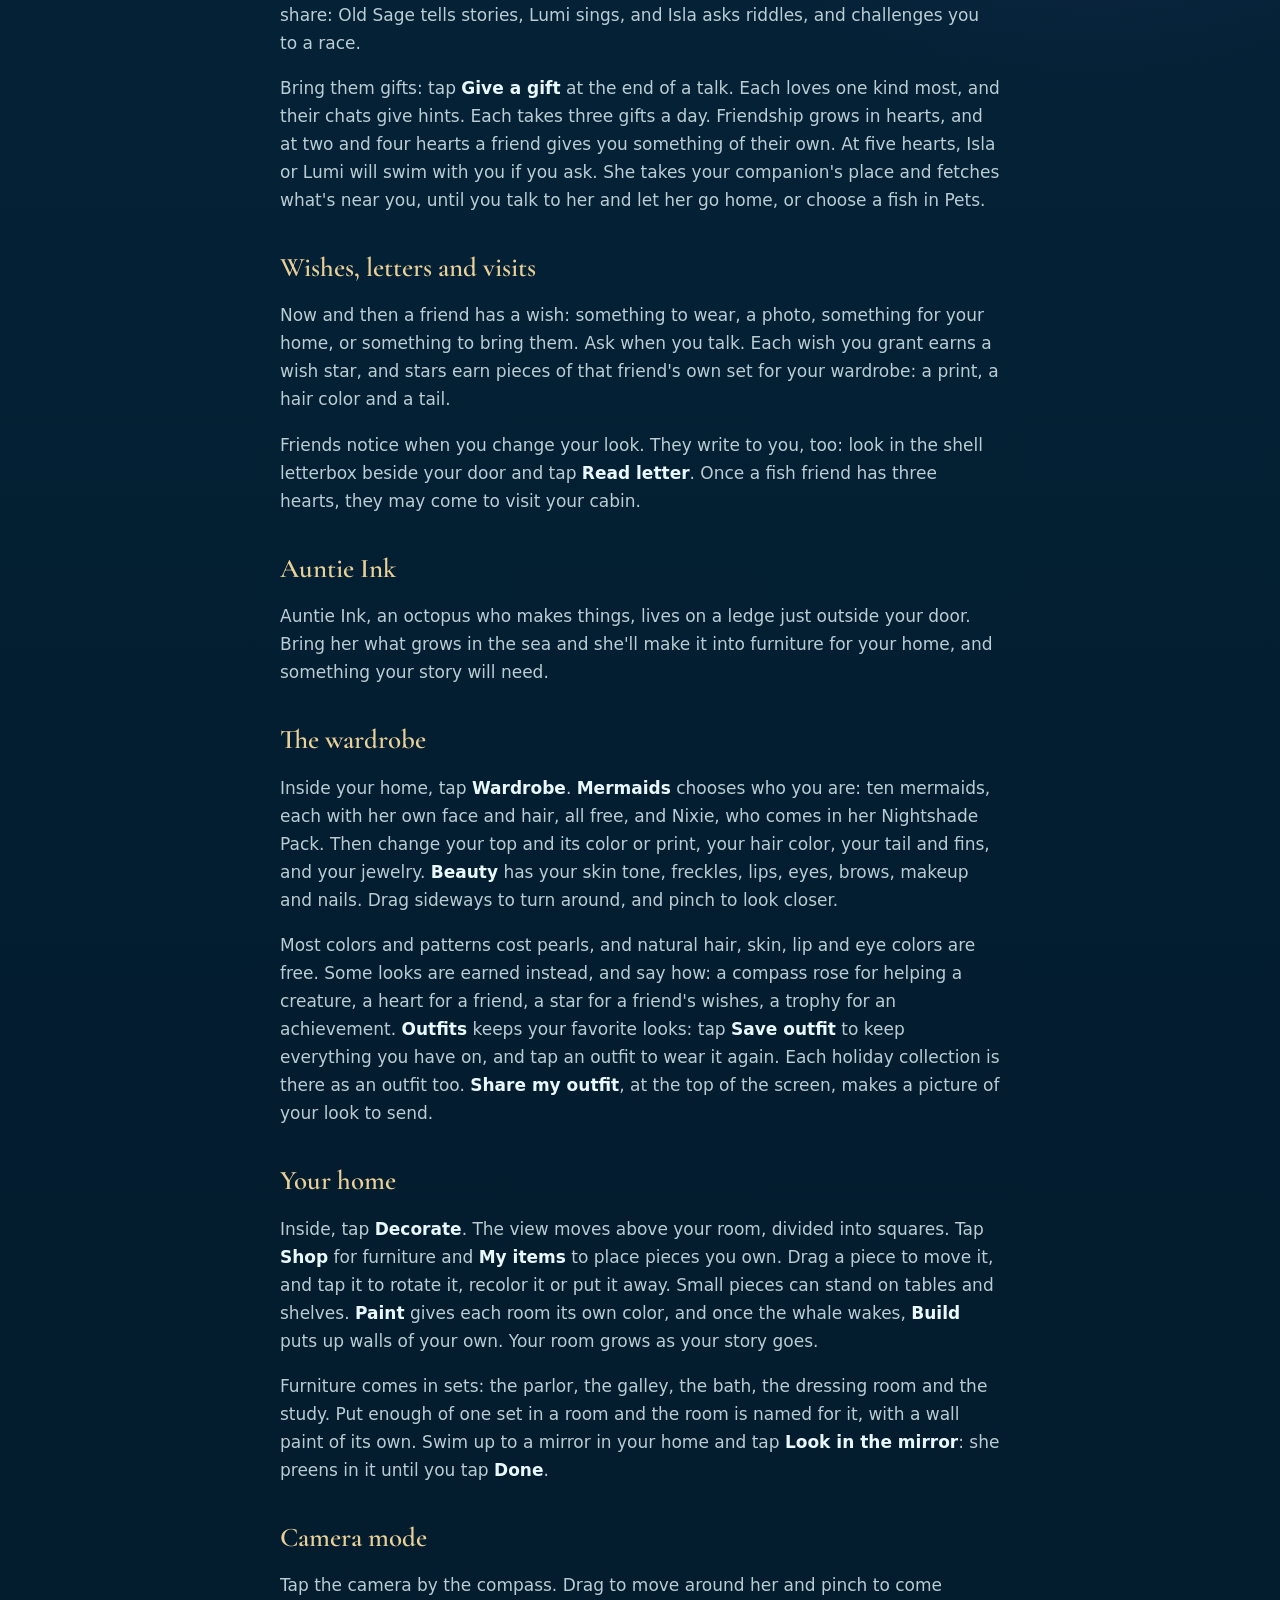
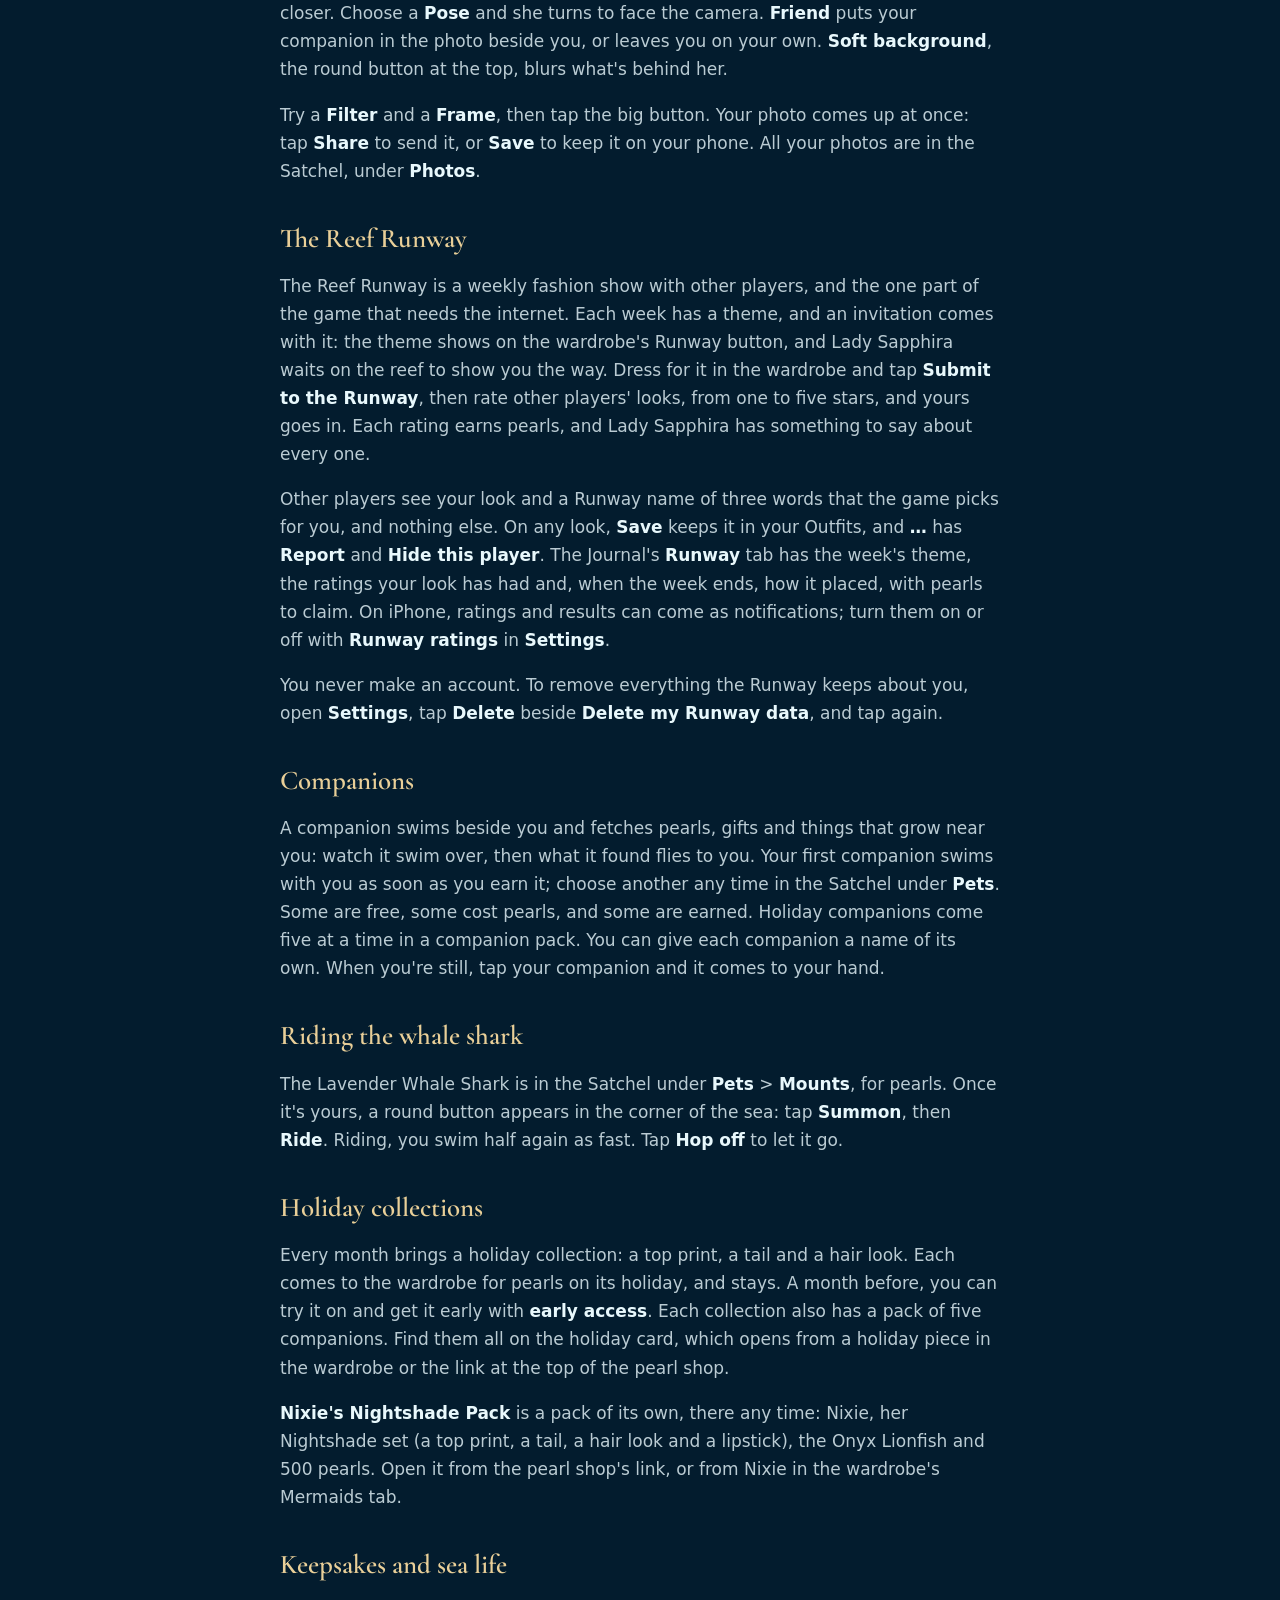
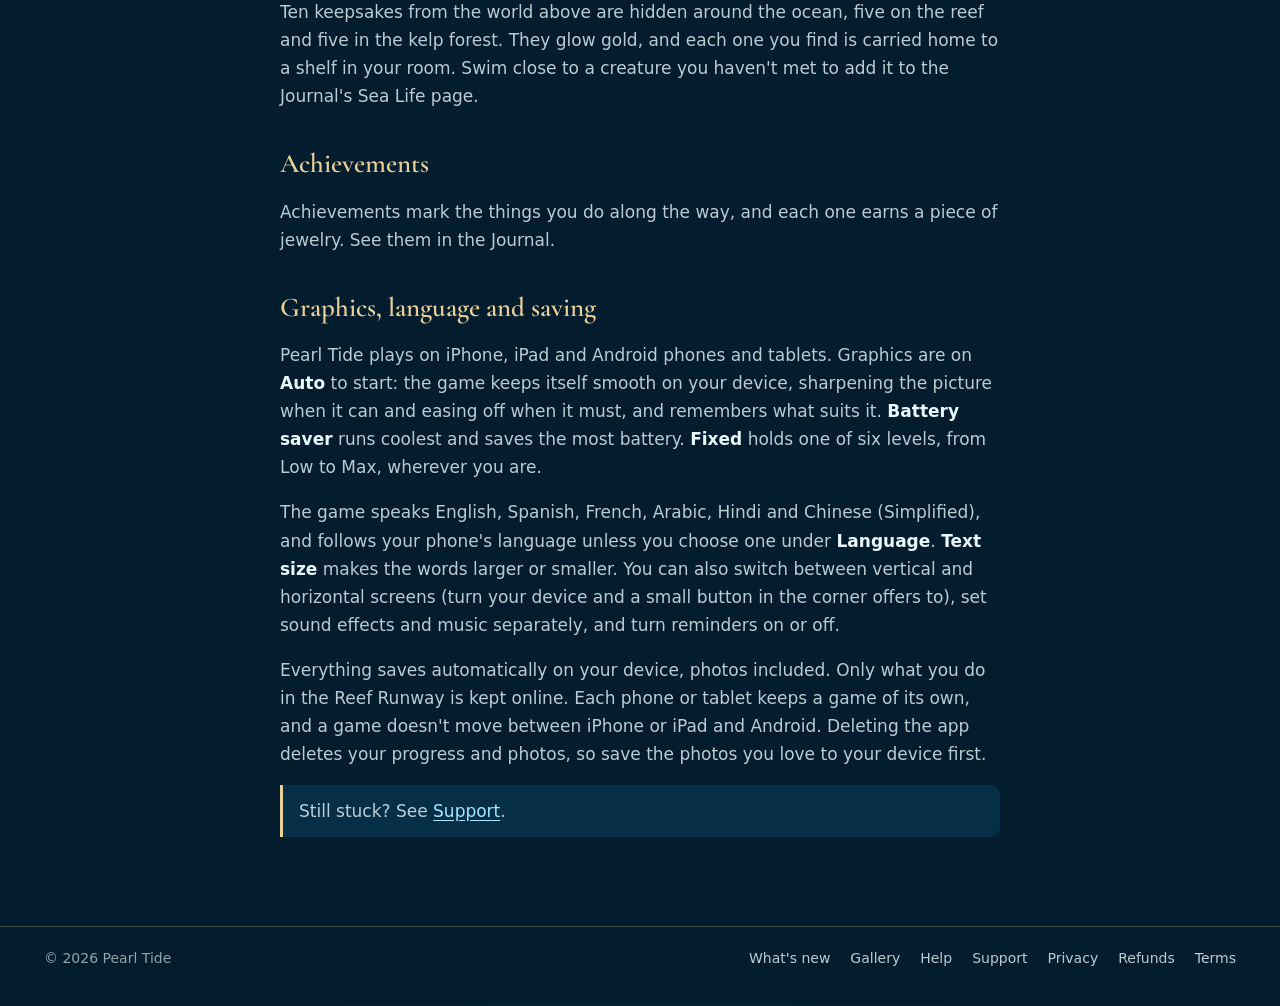
<file: help.html>
<!doctype html>
<html lang="en">
<head>
  <meta charset="utf-8">
  <meta name="viewport" content="width=device-width, initial-scale=1, viewport-fit=cover">
  <title>Help · Pearl Tide</title>
  <meta name="description" content="How to play Pearl Tide: swimming, the map, the story, pearls, friends and their wishes, the wardrobe, your home, camera mode, companions and more.">
  <link rel="canonical" href="https://pearltide.world/help.html">
  <meta property="og:type" content="website">
  <meta property="og:site_name" content="Pearl Tide">
  <meta property="og:title" content="Help · Pearl Tide">
  <meta property="og:description" content="How to play Pearl Tide: swimming, the map, the story, pearls, friends and their wishes, the wardrobe, your home, camera mode, companions and more.">
  <meta property="og:url" content="https://pearltide.world/help.html">
  <meta property="og:image" content="https://pearltide.world/og.jpg">
  <meta property="og:image:width" content="1200">
  <meta property="og:image:height" content="630">
  <meta property="og:image:alt" content="All ten mermaids of Pearl Tide over a coral reef">
  <meta name="twitter:card" content="summary_large_image">
  <meta name="theme-color" content="#031c2e">
  <link rel="icon" href="/favicon.png">
  <link rel="apple-touch-icon" href="/icon.png">
  <link rel="preload" href="/fonts/cormorant-600.woff2" as="font" type="font/woff2" crossorigin>
  <link rel="stylesheet" href="/style.css">
  <script src="/site.js" defer></script>
</head>
<body class="page-help">
<a class="skip" href="#main">Skip to content</a>
<header class="bar"><div class="bar-in">
  <a class="brand" href="/"><img src="/icon.png" alt="" width="34" height="34"><span>Pearl Tide</span></a>
  <nav aria-label="Site"><a class="wide-only" href="/#trailer">Trailer</a><a class="wide-only" href="/whats-new.html">What's new</a><a href="/gallery.html">Gallery</a><a href="/help.html" aria-current="page">Help</a><a href="/support.html">Support</a></nav>
  <a class="store-badge" href="https://apps.apple.com/app/pearl-tide-cozy-mermaid-life/id6820164397"><img src="/app-store-badge.svg" alt="Download on the App Store" width="120" height="40"></a>
  <a class="store-badge play" href="https://play.google.com/store/apps/details?id=com.pearltide.swim"><img src="/google-play-badge.png" alt="Get it on Google Play" width="154" height="60"></a>
</div></header>
<main id="main">
<div class="banner" role="img" aria-label="The great whale asleep in the canyon"></div>
<h1>How to play</h1>
<p class="lead">Pearl Tide is a calm underwater adventure: no timer, no danger and no way to lose. You'll find all of this in the game too, under <strong>Settings</strong> &gt; <strong>Guide</strong>.</p>
<ul class="toc">
  <li><a href="#swimming">Swimming</a></li>
  <li><a href="#map">The compass and the map</a></li>
  <li><a href="#story">Your story</a></li>
  <li><a href="#pearls">Pearls</a></li>
  <li><a href="#helping">Helping sea creatures</a></li>
  <li><a href="#satchel">Your satchel</a></li>
  <li><a href="#friends">Friends</a></li>
  <li><a href="#wishes">Wishes, letters and visits</a></li>
  <li><a href="#ink">Auntie Ink</a></li>
  <li><a href="#wardrobe">The wardrobe</a></li>
  <li><a href="#home">Your home</a></li>
  <li><a href="#camera">Camera mode</a></li>
  <li><a href="#runway">The Reef Runway</a></li>
  <li><a href="#companions">Companions</a></li>
  <li><a href="#ride">Riding the whale shark</a></li>
  <li><a href="#holidays">Holiday collections</a></li>
  <li><a href="#keepsakes">Keepsakes and sea life</a></li>
  <li><a href="#achievements">Achievements</a></li>
  <li><a href="#settings">Graphics, language and saving</a></li>
</ul>

<h2 id="swimming">Swimming</h2>
<p>You begin on the coral reef, just outside your door: your home is the captain's cabin in a sunken ship, and you swim in through the lit doorway in its side. A canyon leads north to the kelp forest, and the story leads you somewhere deeper still.</p>
<p>Press and hold anywhere on the screen to swim; after a moment you start moving forward. While holding, slide your finger left or right to turn. Slide it up to climb and down to dive: the farther you slide, the steeper. Let go to level out and drift to a stop.</p>
<p>Pinch with two fingers to bring the camera closer or move it back. While you swim in the sea or the caverns, a <strong>Dash</strong> button shows by your left thumb: tap it for a burst of speed.</p>
<p>If you ever get stuck, open <strong>Settings</strong> and tap <strong>I'm stuck</strong>: you'll be moved to the nearest open water.</p>

<h2 id="map">The compass and the map</h2>
<p>The compass in the corner turns with you, and the glowing notch on its rim always points home. A pink heart shows someone who needs your help, and a gold star where your story leads. Pearls are small white dots, gifts little colored gems, and things ready to gather colored dots.</p>
<p>The star and the heart also show on the screen itself, with how far away they are. When one is out of view it waits at the edge of the screen with an arrow. Follow it: it leads you around the rocks.</p>
<p>Tap the compass to see the whole map: where you are, home, the places you know, your friends, and what grows. The legend says which is which; tap something that grows to see only where it grows. Tap a friend or a place on the map and a mark guides you there. <strong>Go home</strong> on the map takes you straight to your cabin.</p>

<h2 id="story">Your story</h2>
<p>Your first swim shows you pearls, keepsakes and your wardrobe. After that the sea is yours, and the story begins when you visit Auntie Ink outside your door.</p>
<p>The gold line under your pearl count says what to do next; tap it for a reminder. The Journal's Story page keeps every chapter so far. It begins with the reef's colors fading, and your friends have plenty to say about it as it goes. When the Heart of the Sea is lit, a fourth chapter begins, <strong>The Colors Return</strong>: keep visiting your friends, they have more to show you.</p>

<h2 id="pearls">Pearls</h2>
<p>Pearls rest on the seafloor, each with a soft beam of light rising from it. Now and then one is golden, and worth three. A new one appears somewhere else a little later.</p>
<p>You also earn pearls by helping sea creatures, finding keepsakes, meeting new creatures and growing friendships, and you get a gift of pearls each day you play, with a welcome gift of 150 when you start a new game. Spend them on outfits, colors, jewelry, furniture and companions. Tap your pearl count to see every way to earn more, or to buy a pack of pearls.</p>

<h2 id="helping">Helping sea creatures</h2>
<p>Now and then a creature needs your help: a pink heart on the compass and on the screen shows where. Swim close and tap <strong>Talk</strong> to hear what it needs, then <strong>I'll help</strong>, or <strong>Not now</strong> to come back later. Tap the line under your pearls to see how to help, or to give it up and help someone else instead.</p>
<p>Each one rewards you with pearls, and the first time you help each kind you also earn something special: a new top print, a hair color, a companion or extra pearls. On the reef each also gives you a glow shell; five of them wake the great whale asleep in the canyon, and the way north opens.</p>

<h2 id="satchel">Your satchel</h2>
<p>The Satchel, the bag by the compass, holds what you carry, your keepsakes, your pets and your photos. Gifts lie about the sea (sea glass, old gold coins, abalone shells and sunstars), and each part of the sea grows three things of its own, which sparkle when they're ready. Swim close to gather one; it grows back where you found it.</p>

<h2 id="friends">Friends</h2>
<p>Lady Sapphira and Old Sage live on the reef, a curious creature watches the sunken stones, and Isla and Lumi are two mermaids of the kelp forest. Swim close and tap <strong>Talk</strong>, then choose what to talk about. Each friend has something of their own to share: Old Sage tells stories, Lumi sings, and Isla asks riddles, and challenges you to a race.</p>
<p>Bring them gifts: tap <strong>Give a gift</strong> at the end of a talk. Each loves one kind most, and their chats give hints. Each takes three gifts a day. Friendship grows in hearts, and at two and four hearts a friend gives you something of their own. At five hearts, Isla or Lumi will swim with you if you ask. She takes your companion's place and fetches what's near you, until you talk to her and let her go home, or choose a fish in Pets.</p>

<h2 id="wishes">Wishes, letters and visits</h2>
<p>Now and then a friend has a wish: something to wear, a photo, something for your home, or something to bring them. Ask when you talk. Each wish you grant earns a wish star, and stars earn pieces of that friend's own set for your wardrobe: a print, a hair color and a tail.</p>
<p>Friends notice when you change your look. They write to you, too: look in the shell letterbox beside your door and tap <strong>Read letter</strong>. Once a fish friend has three hearts, they may come to visit your cabin.</p>

<h2 id="ink">Auntie Ink</h2>
<p>Auntie Ink, an octopus who makes things, lives on a ledge just outside your door. Bring her what grows in the sea and she'll make it into furniture for your home, and something your story will need.</p>

<h2 id="wardrobe">The wardrobe</h2>
<p>Inside your home, tap <strong>Wardrobe</strong>. <strong>Mermaids</strong> chooses who you are: ten mermaids, each with her own face and hair, all free, and Nixie, who comes in her Nightshade Pack. Then change your top and its color or print, your hair color, your tail and fins, and your jewelry. <strong>Beauty</strong> has your skin tone, freckles, lips, eyes, brows, makeup and nails. Drag sideways to turn around, and pinch to look closer.</p>
<p>Most colors and patterns cost pearls, and natural hair, skin, lip and eye colors are free. Some looks are earned instead, and say how: a compass rose for helping a creature, a heart for a friend, a star for a friend's wishes, a trophy for an achievement. <strong>Outfits</strong> keeps your favorite looks: tap <strong>Save outfit</strong> to keep everything you have on, and tap an outfit to wear it again. Each holiday collection is there as an outfit too. <strong>Share my outfit</strong>, at the top of the screen, makes a picture of your look to send.</p>

<h2 id="home">Your home</h2>
<p>Inside, tap <strong>Decorate</strong>. The view moves above your room, divided into squares. Tap <strong>Shop</strong> for furniture and <strong>My items</strong> to place pieces you own. Drag a piece to move it, and tap it to rotate it, recolor it or put it away. Small pieces can stand on tables and shelves. <strong>Paint</strong> gives each room its own color, and once the whale wakes, <strong>Build</strong> puts up walls of your own. Your room grows as your story goes.</p>
<p>Furniture comes in sets: the parlor, the galley, the bath, the dressing room and the study. Put enough of one set in a room and the room is named for it, with a wall paint of its own. Swim up to a mirror in your home and tap <strong>Look in the mirror</strong>: she preens in it until you tap <strong>Done</strong>.</p>

<h2 id="camera">Camera mode</h2>
<p>Tap the camera by the compass. Drag to move around her and pinch to come closer. Choose a <strong>Pose</strong> and she turns to face the camera. <strong>Friend</strong> puts your companion in the photo beside you, or leaves you on your own. <strong>Soft background</strong>, the round button at the top, blurs what's behind her.</p>
<p>Try a <strong>Filter</strong> and a <strong>Frame</strong>, then tap the big button. Your photo comes up at once: tap <strong>Share</strong> to send it, or <strong>Save</strong> to keep it on your phone. All your photos are in the Satchel, under <strong>Photos</strong>.</p>

<h2 id="runway">The Reef Runway</h2>
<p>The Reef Runway is a weekly fashion show with other players, and the one part of the game that needs the internet. Each week has a theme, and an invitation comes with it: the theme shows on the wardrobe's Runway button, and Lady Sapphira waits on the reef to show you the way. Dress for it in the wardrobe and tap <strong>Submit to the Runway</strong>, then rate other players' looks, from one to five stars, and yours goes in. Each rating earns pearls, and Lady Sapphira has something to say about every one.</p>
<p>Other players see your look and a Runway name of three words that the game picks for you, and nothing else. On any look, <strong>Save</strong> keeps it in your Outfits, and <strong>…</strong> has <strong>Report</strong> and <strong>Hide this player</strong>. The Journal's <strong>Runway</strong> tab has the week's theme, the ratings your look has had and, when the week ends, how it placed, with pearls to claim. On iPhone, ratings and results can come as notifications; turn them on or off with <strong>Runway ratings</strong> in <strong>Settings</strong>.</p>
<p>You never make an account. To remove everything the Runway keeps about you, open <strong>Settings</strong>, tap <strong>Delete</strong> beside <strong>Delete my Runway data</strong>, and tap again.</p>

<h2 id="companions">Companions</h2>
<p>A companion swims beside you and fetches pearls, gifts and things that grow near you: watch it swim over, then what it found flies to you. Your first companion swims with you as soon as you earn it; choose another any time in the Satchel under <strong>Pets</strong>. Some are free, some cost pearls, and some are earned. Holiday companions come five at a time in a companion pack. You can give each companion a name of its own. When you're still, tap your companion and it comes to your hand.</p>

<h2 id="ride">Riding the whale shark</h2>
<p>The Lavender Whale Shark is in the Satchel under <strong>Pets</strong> &gt; <strong>Mounts</strong>, for pearls. Once it's yours, a round button appears in the corner of the sea: tap <strong>Summon</strong>, then <strong>Ride</strong>. Riding, you swim half again as fast. Tap <strong>Hop off</strong> to let it go.</p>

<h2 id="holidays">Holiday collections</h2>
<p>Every month brings a holiday collection: a top print, a tail and a hair look. Each comes to the wardrobe for pearls on its holiday, and stays. A month before, you can try it on and get it early with <strong>early access</strong>. Each collection also has a pack of five companions. Find them all on the holiday card, which opens from a holiday piece in the wardrobe or the link at the top of the pearl shop.</p>
<p><strong>Nixie's Nightshade Pack</strong> is a pack of its own, there any time: Nixie, her Nightshade set (a top print, a tail, a hair look and a lipstick), the Onyx Lionfish and 500 pearls. Open it from the pearl shop's link, or from Nixie in the wardrobe's Mermaids tab.</p>

<h2 id="keepsakes">Keepsakes and sea life</h2>
<p>Ten keepsakes from the world above are hidden around the ocean, five on the reef and five in the kelp forest. They glow gold, and each one you find is carried home to a shelf in your room. Swim close to a creature you haven't met to add it to the Journal's Sea Life page.</p>

<h2 id="achievements">Achievements</h2>
<p>Achievements mark the things you do along the way, and each one earns a piece of jewelry. See them in the Journal.</p>

<h2 id="settings">Graphics, language and saving</h2>
<p>Pearl Tide plays on iPhone, iPad and Android phones and tablets. Graphics are on <strong>Auto</strong> to start: the game keeps itself smooth on your device, sharpening the picture when it can and easing off when it must, and remembers what suits it. <strong>Battery saver</strong> runs coolest and saves the most battery. <strong>Fixed</strong> holds one of six levels, from Low to Max, wherever you are.</p>
<p>The game speaks English, Spanish, French, Arabic, Hindi and Chinese (Simplified), and follows your phone's language unless you choose one under <strong>Language</strong>. <strong>Text size</strong> makes the words larger or smaller. You can also switch between vertical and horizontal screens (turn your device and a small button in the corner offers to), set sound effects and music separately, and turn reminders on or off.</p>
<p>Everything saves automatically on your device, photos included. Only what you do in the Reef Runway is kept online. Each phone or tablet keeps a game of its own, and a game doesn't move between iPhone or iPad and Android. Deleting the app deletes your progress and photos, so save the photos you love to your device first.</p>

<p class="note">Still stuck? See <a href="/support.html">Support</a>.</p>
</main>
<footer><div class="foot">
  <span class="c">© 2026 Pearl Tide</span>
  <a href="/whats-new.html">What's new</a><a href="/gallery.html">Gallery</a><a href="/help.html">Help</a><a href="/support.html">Support</a><a href="/privacy.html">Privacy</a><a href="/refunds.html">Refunds</a><a href="/terms.html">Terms</a>
</div></footer>
</body>
</html>
</file>
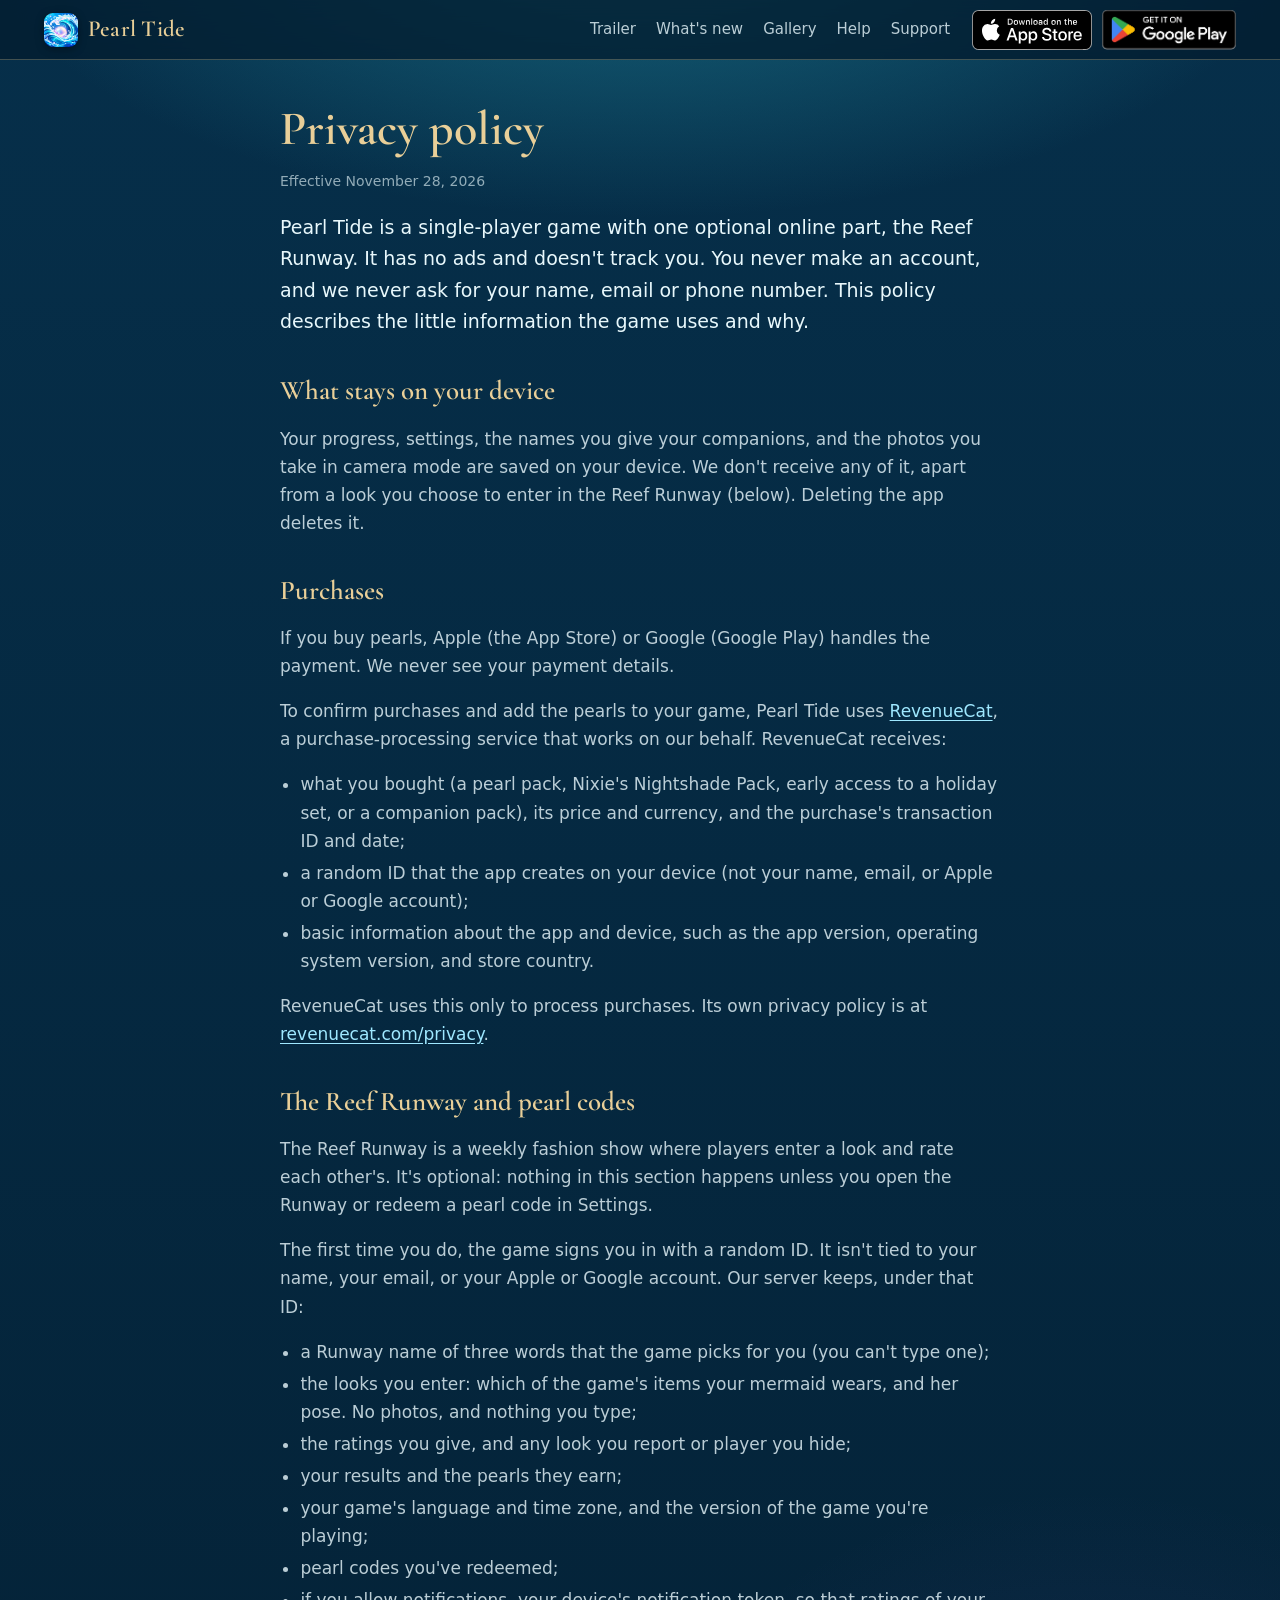
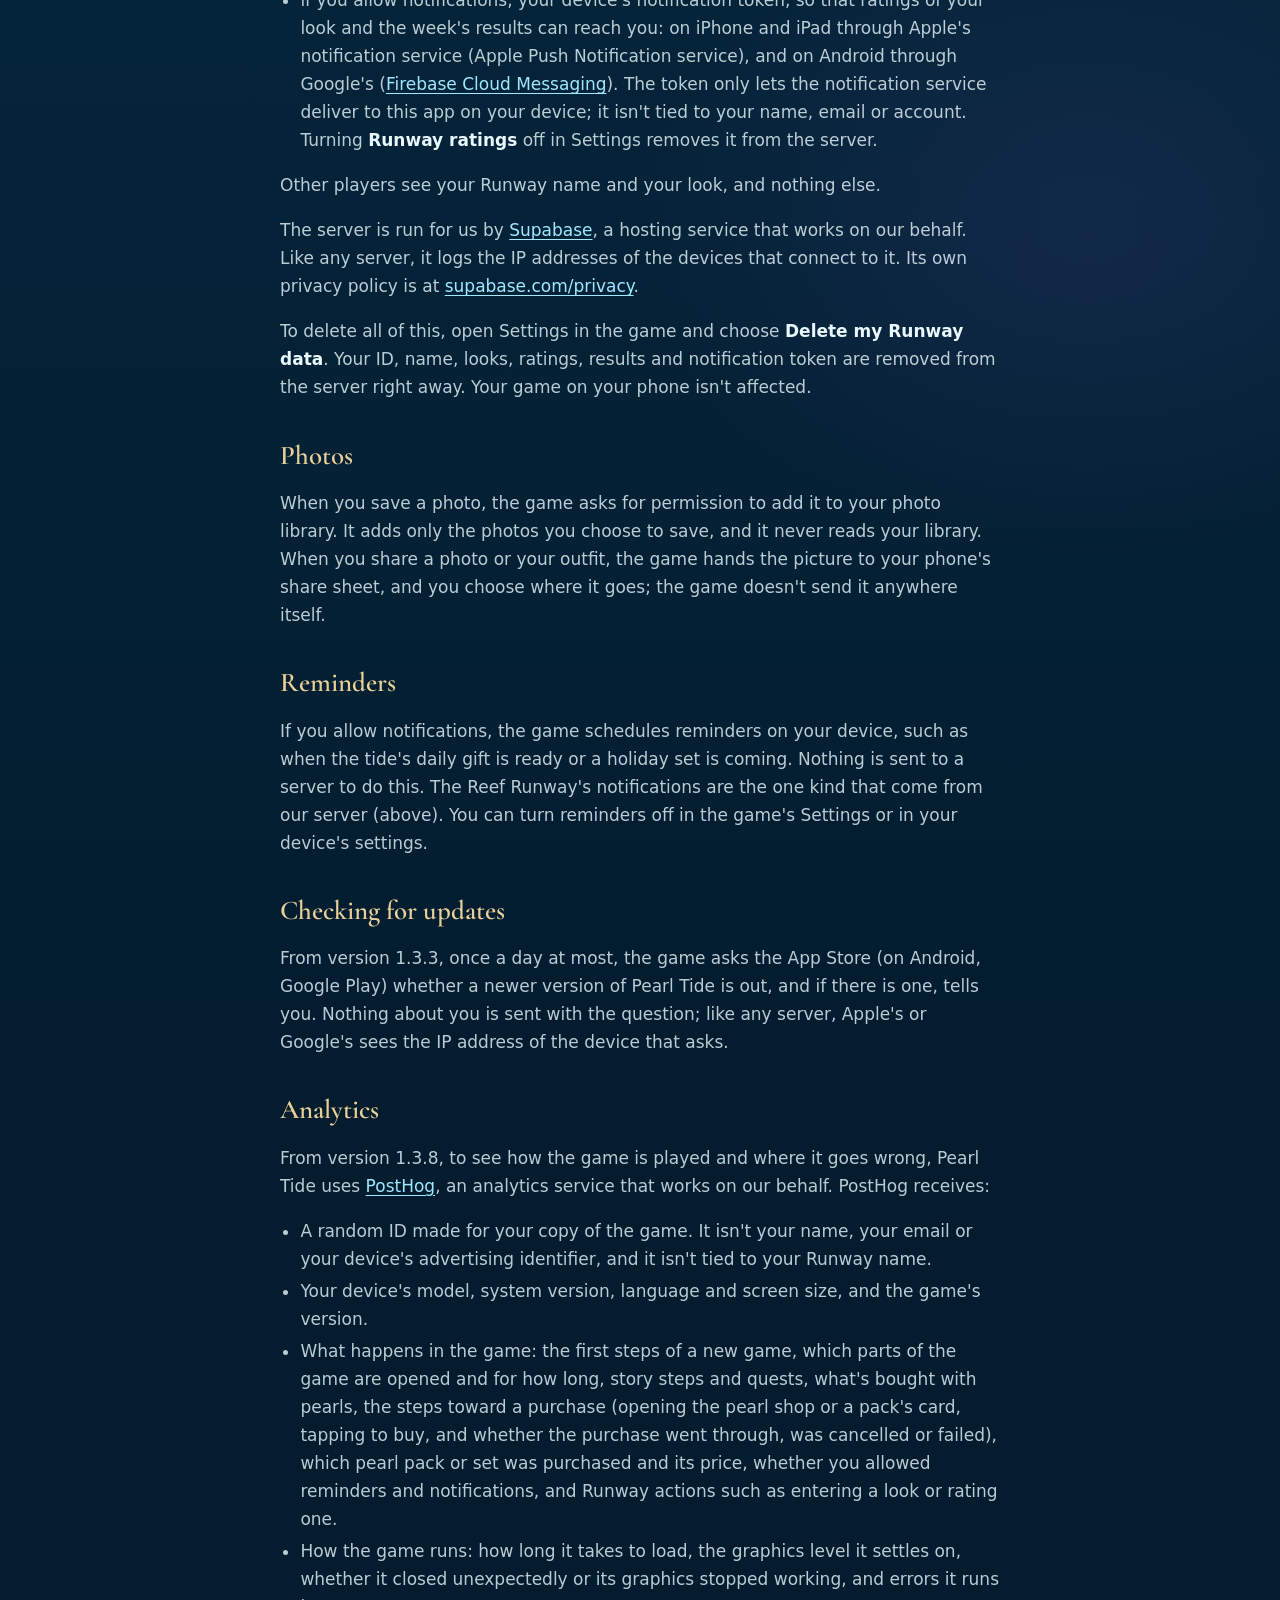
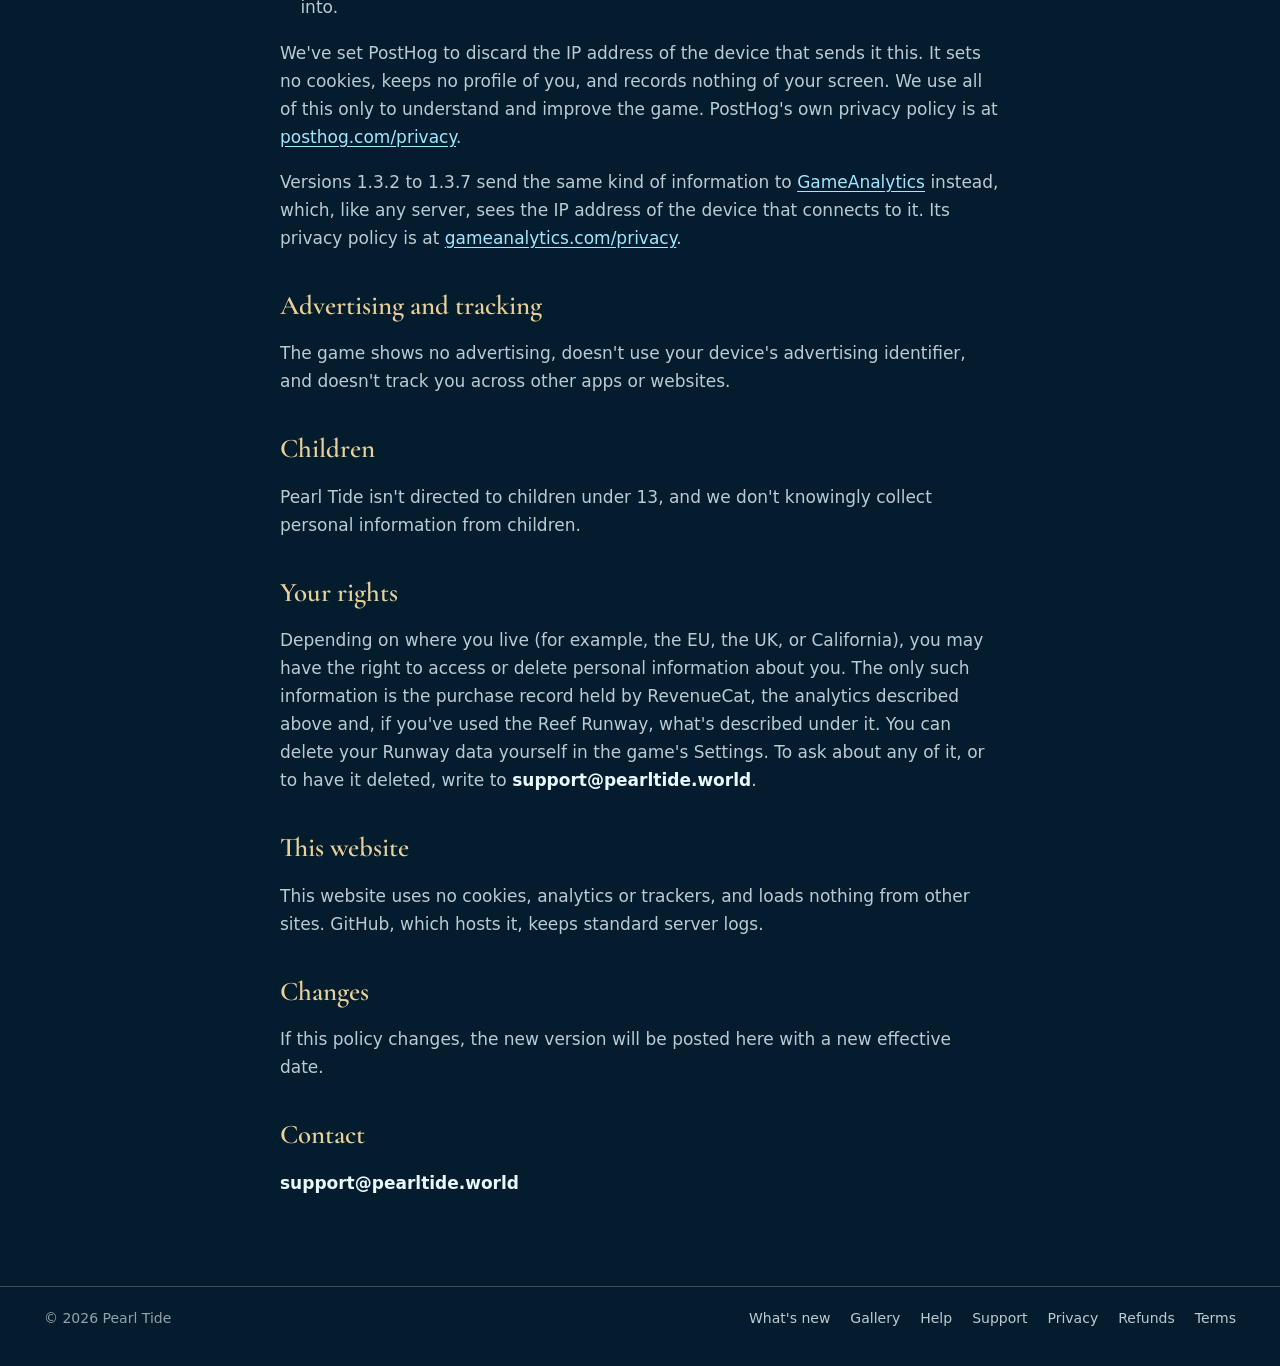
<file: privacy.html>
<!doctype html>
<html lang="en">
<head>
  <meta charset="utf-8">
  <meta name="viewport" content="width=device-width, initial-scale=1, viewport-fit=cover">
  <title>Privacy policy · Pearl Tide</title>
  <meta name="description" content="What Pearl Tide uses, and why: no account to make, no ads, no tracking.">
  <link rel="canonical" href="https://pearltide.world/privacy.html">
  <meta property="og:type" content="website">
  <meta property="og:site_name" content="Pearl Tide">
  <meta property="og:title" content="Privacy policy · Pearl Tide">
  <meta property="og:description" content="What Pearl Tide uses, and why: no account to make, no ads, no tracking.">
  <meta property="og:url" content="https://pearltide.world/privacy.html">
  <meta property="og:image" content="https://pearltide.world/og.jpg">
  <meta property="og:image:width" content="1200">
  <meta property="og:image:height" content="630">
  <meta property="og:image:alt" content="All ten mermaids of Pearl Tide over a coral reef">
  <meta name="twitter:card" content="summary_large_image">
  <meta name="theme-color" content="#031c2e">
  <link rel="icon" href="/favicon.png">
  <link rel="apple-touch-icon" href="/icon.png">
  <link rel="preload" href="/fonts/cormorant-600.woff2" as="font" type="font/woff2" crossorigin>
  <link rel="stylesheet" href="/style.css">
  <script src="/site.js" defer></script>
</head>
<body class="page-privacy">
<a class="skip" href="#main">Skip to content</a>
<header class="bar"><div class="bar-in">
  <a class="brand" href="/"><img src="/icon.png" alt="" width="34" height="34"><span>Pearl Tide</span></a>
  <nav aria-label="Site"><a class="wide-only" href="/#trailer">Trailer</a><a class="wide-only" href="/whats-new.html">What's new</a><a href="/gallery.html">Gallery</a><a href="/help.html">Help</a><a href="/support.html">Support</a></nav>
  <a class="store-badge" href="https://apps.apple.com/app/pearl-tide-cozy-mermaid-life/id6820164397"><img src="/app-store-badge.svg" alt="Download on the App Store" width="120" height="40"></a>
  <a class="store-badge play" href="https://play.google.com/store/apps/details?id=com.pearltide.swim"><img src="/google-play-badge.png" alt="Get it on Google Play" width="154" height="60"></a>
</div></header>
<main id="main">
<h1>Privacy policy</h1>
<p class="small">Effective November 28, 2026</p>
<p class="lead">Pearl Tide is a single-player game with one optional online part, the Reef Runway. It has no ads and doesn't track you. You never make an account, and we never ask for your name, email or phone number. This policy describes the little information the game uses and why.</p>

<h2>What stays on your device</h2>
<p>Your progress, settings, the names you give your companions, and the photos you take in camera mode are saved on your device. We don't receive any of it, apart from a look you choose to enter in the Reef Runway (below). Deleting the app deletes it.</p>

<h2>Purchases</h2>
<p>If you buy pearls, Apple (the App Store) or Google (Google Play) handles the payment. We never see your payment details.</p>
<p>To confirm purchases and add the pearls to your game, Pearl Tide uses <a href="https://www.revenuecat.com/">RevenueCat</a>, a purchase-processing service that works on our behalf. RevenueCat receives:</p>
<ul>
  <li>what you bought (a pearl pack, Nixie's Nightshade Pack, early access to a holiday set, or a companion pack), its price and currency, and the purchase's transaction ID and date;</li>
  <li>a random ID that the app creates on your device (not your name, email, or Apple or Google account);</li>
  <li>basic information about the app and device, such as the app version, operating system version, and store country.</li>
</ul>
<p>RevenueCat uses this only to process purchases. Its own privacy policy is at <a href="https://www.revenuecat.com/privacy/">revenuecat.com/privacy</a>.</p>

<h2>The Reef Runway and pearl codes</h2>
<p>The Reef Runway is a weekly fashion show where players enter a look and rate each other's. It's optional: nothing in this section happens unless you open the Runway or redeem a pearl code in Settings.</p>
<p>The first time you do, the game signs you in with a random ID. It isn't tied to your name, your email, or your Apple or Google account. Our server keeps, under that ID:</p>
<ul>
  <li>a Runway name of three words that the game picks for you (you can't type one);</li>
  <li>the looks you enter: which of the game's items your mermaid wears, and her pose. No photos, and nothing you type;</li>
  <li>the ratings you give, and any look you report or player you hide;</li>
  <li>your results and the pearls they earn;</li>
  <li>your game's language and time zone, and the version of the game you're playing;</li>
  <li>pearl codes you've redeemed;</li>
  <li>if you allow notifications, your device's notification token, so that ratings of your look and the week's results can reach you: on iPhone and iPad through Apple's notification service (Apple Push Notification service), and on Android through Google's (<a href="https://firebase.google.com/support/privacy">Firebase Cloud Messaging</a>). The token only lets the notification service deliver to this app on your device; it isn't tied to your name, email or account. Turning <strong>Runway ratings</strong> off in Settings removes it from the server.</li>
</ul>
<p>Other players see your Runway name and your look, and nothing else.</p>
<p>The server is run for us by <a href="https://supabase.com/">Supabase</a>, a hosting service that works on our behalf. Like any server, it logs the IP addresses of the devices that connect to it. Its own privacy policy is at <a href="https://supabase.com/privacy">supabase.com/privacy</a>.</p>
<p>To delete all of this, open Settings in the game and choose <strong>Delete my Runway data</strong>. Your ID, name, looks, ratings, results and notification token are removed from the server right away. Your game on your phone isn't affected.</p>

<h2>Photos</h2>
<p>When you save a photo, the game asks for permission to add it to your photo library. It adds only the photos you choose to save, and it never reads your library. When you share a photo or your outfit, the game hands the picture to your phone's share sheet, and you choose where it goes; the game doesn't send it anywhere itself.</p>

<h2>Reminders</h2>
<p>If you allow notifications, the game schedules reminders on your device, such as when the tide's daily gift is ready or a holiday set is coming. Nothing is sent to a server to do this. The Reef Runway's notifications are the one kind that come from our server (above). You can turn reminders off in the game's Settings or in your device's settings.</p>

<h2>Checking for updates</h2>
<p>From version 1.3.3, once a day at most, the game asks the App Store (on Android, Google Play) whether a newer version of Pearl Tide is out, and if there is one, tells you. Nothing about you is sent with the question; like any server, Apple's or Google's sees the IP address of the device that asks.</p>

<h2>Analytics</h2>
<p>From version 1.3.8, to see how the game is played and where it goes wrong, Pearl Tide uses <a href="https://posthog.com/">PostHog</a>, an analytics service that works on our behalf. PostHog receives:</p>
<ul>
<li>A random ID made for your copy of the game. It isn't your name, your email or your device's advertising identifier, and it isn't tied to your Runway name.</li>
<li>Your device's model, system version, language and screen size, and the game's version.</li>
<li>What happens in the game: the first steps of a new game, which parts of the game are opened and for how long, story steps and quests, what's bought with pearls, the steps toward a purchase (opening the pearl shop or a pack's card, tapping to buy, and whether the purchase went through, was cancelled or failed), which pearl pack or set was purchased and its price, whether you allowed reminders and notifications, and Runway actions such as entering a look or rating one.</li>
<li>How the game runs: how long it takes to load, the graphics level it settles on, whether it closed unexpectedly or its graphics stopped working, and errors it runs into.</li>
</ul>
<p>We've set PostHog to discard the IP address of the device that sends it this. It sets no cookies, keeps no profile of you, and records nothing of your screen. We use all of this only to understand and improve the game. PostHog's own privacy policy is at <a href="https://posthog.com/privacy">posthog.com/privacy</a>.</p>
<p>Versions 1.3.2 to 1.3.7 send the same kind of information to <a href="https://gameanalytics.com/">GameAnalytics</a> instead, which, like any server, sees the IP address of the device that connects to it. Its privacy policy is at <a href="https://gameanalytics.com/privacy/">gameanalytics.com/privacy</a>.</p>

<h2>Advertising and tracking</h2>
<p>The game shows no advertising, doesn't use your device's advertising identifier, and doesn't track you across other apps or websites.</p>

<h2>Children</h2>
<p>Pearl Tide isn't directed to children under 13, and we don't knowingly collect personal information from children.</p>

<h2>Your rights</h2>
<p>Depending on where you live (for example, the EU, the UK, or California), you may have the right to access or delete personal information about you. The only such information is the purchase record held by RevenueCat, the analytics described above and, if you've used the Reef Runway, what's described under it. You can delete your Runway data yourself in the game's Settings. To ask about any of it, or to have it deleted, write to <span class="mail">support@pearltide.world</span>.</p>

<h2>This website</h2>
<p>This website uses no cookies, analytics or trackers, and loads nothing from other sites. GitHub, which hosts it, keeps standard server logs.</p>

<h2>Changes</h2>
<p>If this policy changes, the new version will be posted here with a new effective date.</p>

<h2>Contact</h2>
<p><span class="mail">support@pearltide.world</span></p>
</main>
<footer><div class="foot">
  <span class="c">© 2026 Pearl Tide</span>
  <a href="/whats-new.html">What's new</a><a href="/gallery.html">Gallery</a><a href="/help.html">Help</a><a href="/support.html">Support</a><a href="/privacy.html">Privacy</a><a href="/refunds.html">Refunds</a><a href="/terms.html">Terms</a>
</div></footer>
</body>
</html>
</file>
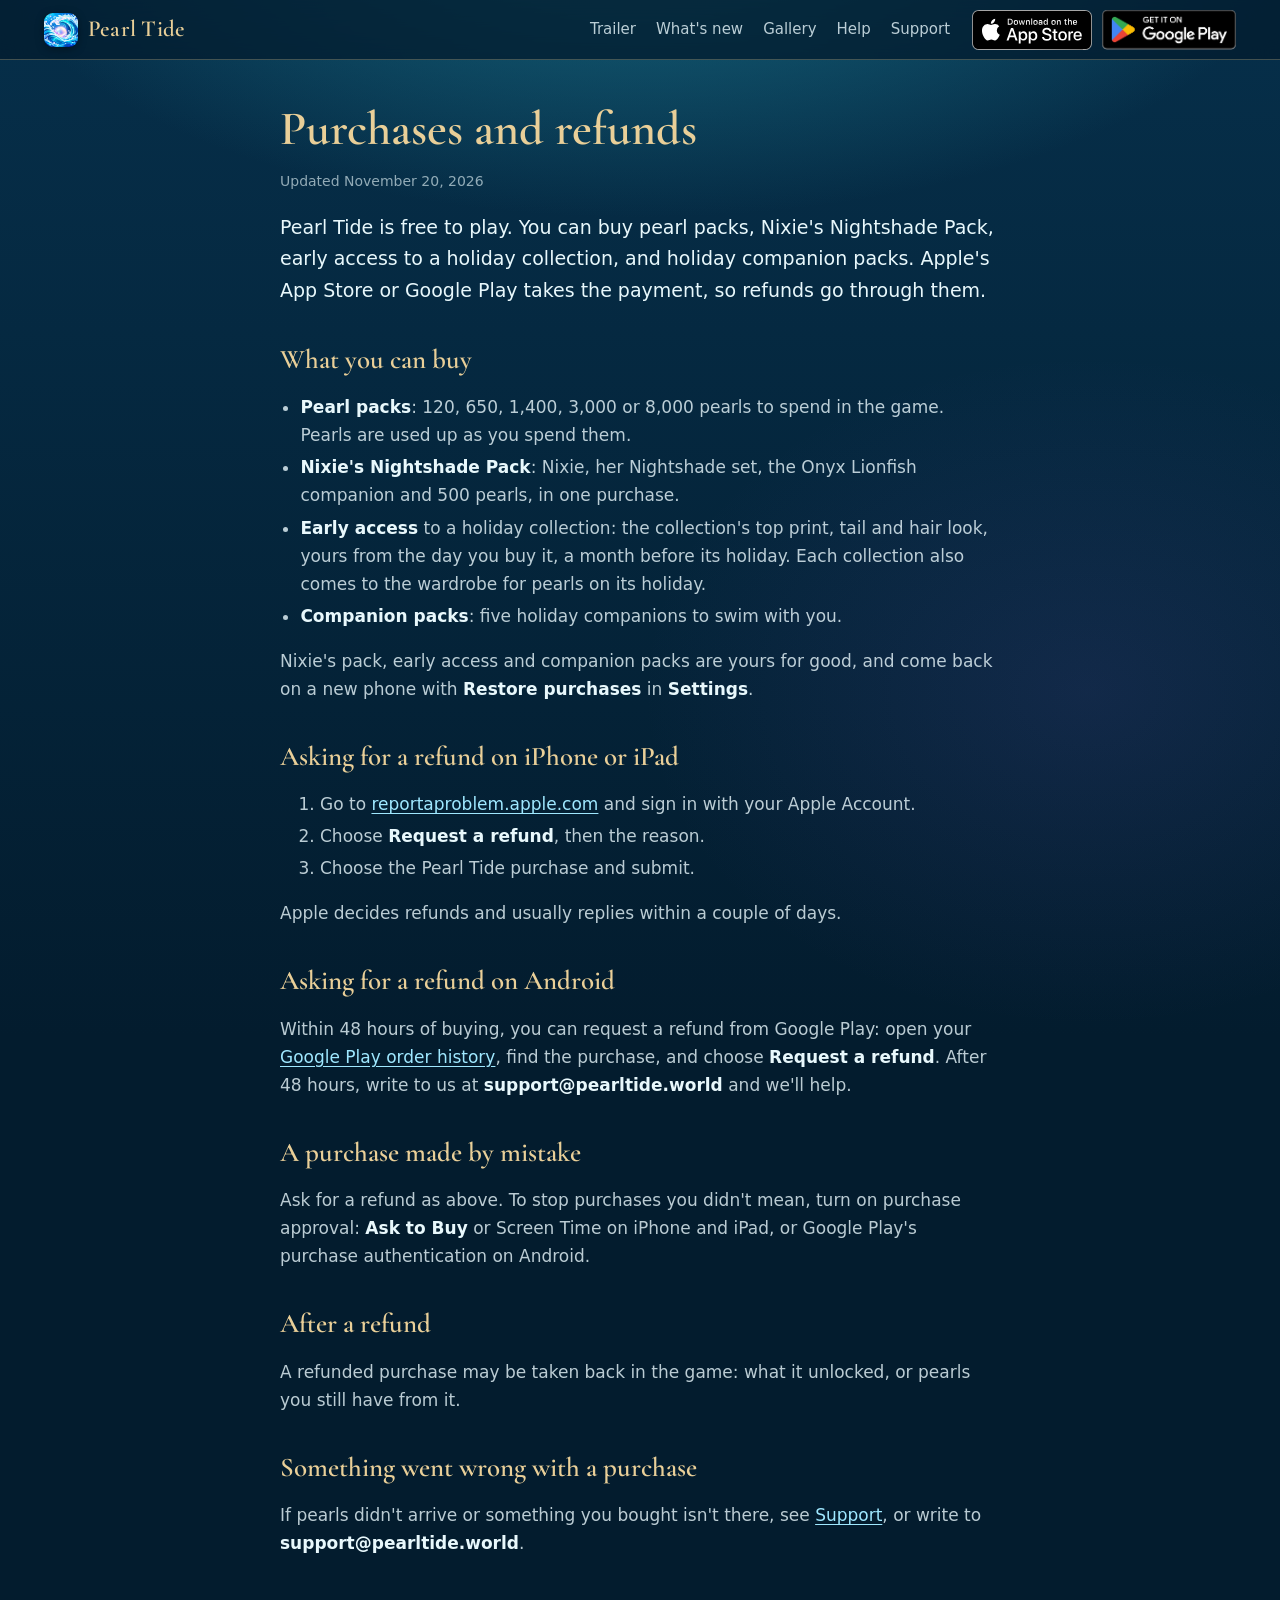
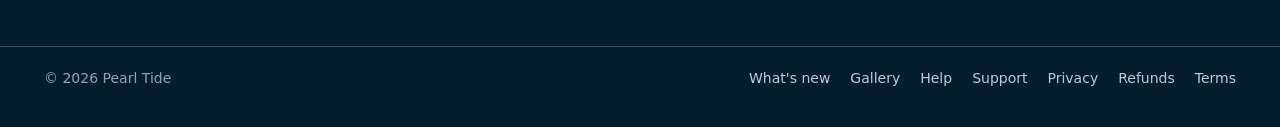
<file: refunds.html>
<!doctype html>
<html lang="en">
<head>
  <meta charset="utf-8">
  <meta name="viewport" content="width=device-width, initial-scale=1, viewport-fit=cover">
  <title>Refunds · Pearl Tide</title>
  <meta name="description" content="Pearl Tide's purchases, and how to ask for a refund on iPhone, iPad or Android.">
  <link rel="canonical" href="https://pearltide.world/refunds.html">
  <meta property="og:type" content="website">
  <meta property="og:site_name" content="Pearl Tide">
  <meta property="og:title" content="Refunds · Pearl Tide">
  <meta property="og:description" content="Pearl Tide's purchases, and how to ask for a refund on iPhone, iPad or Android.">
  <meta property="og:url" content="https://pearltide.world/refunds.html">
  <meta property="og:image" content="https://pearltide.world/og.jpg">
  <meta property="og:image:width" content="1200">
  <meta property="og:image:height" content="630">
  <meta property="og:image:alt" content="All ten mermaids of Pearl Tide over a coral reef">
  <meta name="twitter:card" content="summary_large_image">
  <meta name="theme-color" content="#031c2e">
  <link rel="icon" href="/favicon.png">
  <link rel="apple-touch-icon" href="/icon.png">
  <link rel="preload" href="/fonts/cormorant-600.woff2" as="font" type="font/woff2" crossorigin>
  <link rel="stylesheet" href="/style.css">
  <script src="/site.js" defer></script>
</head>
<body class="page-refunds">
<a class="skip" href="#main">Skip to content</a>
<header class="bar"><div class="bar-in">
  <a class="brand" href="/"><img src="/icon.png" alt="" width="34" height="34"><span>Pearl Tide</span></a>
  <nav aria-label="Site"><a class="wide-only" href="/#trailer">Trailer</a><a class="wide-only" href="/whats-new.html">What's new</a><a href="/gallery.html">Gallery</a><a href="/help.html">Help</a><a href="/support.html">Support</a></nav>
  <a class="store-badge" href="https://apps.apple.com/app/pearl-tide-cozy-mermaid-life/id6820164397"><img src="/app-store-badge.svg" alt="Download on the App Store" width="120" height="40"></a>
  <a class="store-badge play" href="https://play.google.com/store/apps/details?id=com.pearltide.swim"><img src="/google-play-badge.png" alt="Get it on Google Play" width="154" height="60"></a>
</div></header>
<main id="main">
<h1>Purchases and refunds</h1>
<p class="small">Updated November 20, 2026</p>
<p class="lead">Pearl Tide is free to play. You can buy pearl packs, Nixie's Nightshade Pack, early access to a holiday collection, and holiday companion packs. Apple's App Store or Google Play takes the payment, so refunds go through them.</p>

<h2>What you can buy</h2>
<ul>
  <li><strong>Pearl packs</strong>: 120, 650, 1,400, 3,000 or 8,000 pearls to spend in the game. Pearls are used up as you spend them.</li>
  <li><strong>Nixie's Nightshade Pack</strong>: Nixie, her Nightshade set, the Onyx Lionfish companion and 500 pearls, in one purchase.</li>
  <li><strong>Early access</strong> to a holiday collection: the collection's top print, tail and hair look, yours from the day you buy it, a month before its holiday. Each collection also comes to the wardrobe for pearls on its holiday.</li>
  <li><strong>Companion packs</strong>: five holiday companions to swim with you.</li>
</ul>
<p>Nixie's pack, early access and companion packs are yours for good, and come back on a new phone with <strong>Restore purchases</strong> in <strong>Settings</strong>.</p>

<h2>Asking for a refund on iPhone or iPad</h2>
<ol>
  <li>Go to <a href="https://reportaproblem.apple.com/">reportaproblem.apple.com</a> and sign in with your Apple Account.</li>
  <li>Choose <strong>Request a refund</strong>, then the reason.</li>
  <li>Choose the Pearl Tide purchase and submit.</li>
</ol>
<p>Apple decides refunds and usually replies within a couple of days.</p>

<h2>Asking for a refund on Android</h2>
<p>Within 48 hours of buying, you can request a refund from Google Play: open your <a href="https://play.google.com/store/account/orderhistory">Google Play order history</a>, find the purchase, and choose <strong>Request a refund</strong>. After 48 hours, write to us at <span class="mail">support@pearltide.world</span> and we'll help.</p>

<h2>A purchase made by mistake</h2>
<p>Ask for a refund as above. To stop purchases you didn't mean, turn on purchase approval: <strong>Ask to Buy</strong> or Screen Time on iPhone and iPad, or Google Play's purchase authentication on Android.</p>

<h2>After a refund</h2>
<p>A refunded purchase may be taken back in the game: what it unlocked, or pearls you still have from it.</p>

<h2>Something went wrong with a purchase</h2>
<p>If pearls didn't arrive or something you bought isn't there, see <a href="/support.html">Support</a>, or write to <span class="mail">support@pearltide.world</span>.</p>
</main>
<footer><div class="foot">
  <span class="c">© 2026 Pearl Tide</span>
  <a href="/whats-new.html">What's new</a><a href="/gallery.html">Gallery</a><a href="/help.html">Help</a><a href="/support.html">Support</a><a href="/privacy.html">Privacy</a><a href="/refunds.html">Refunds</a><a href="/terms.html">Terms</a>
</div></footer>
</body>
</html>
</file>
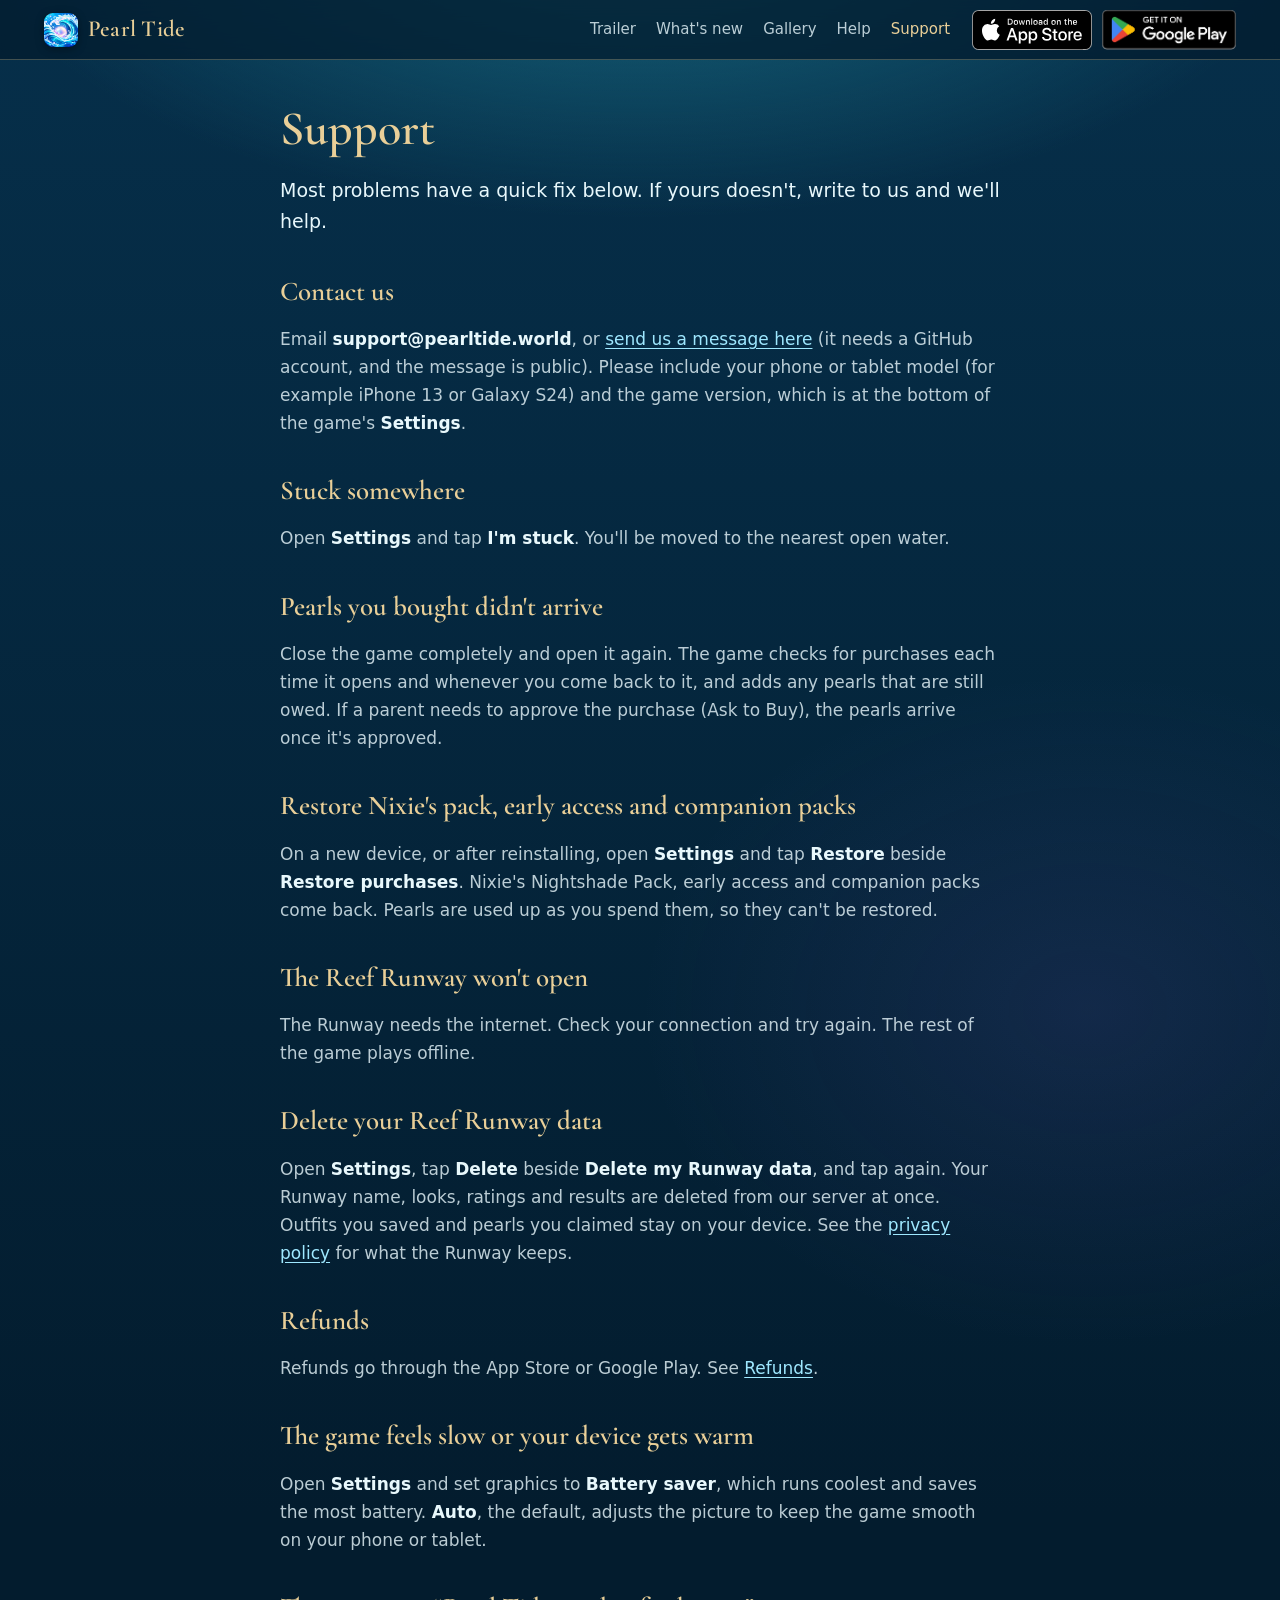
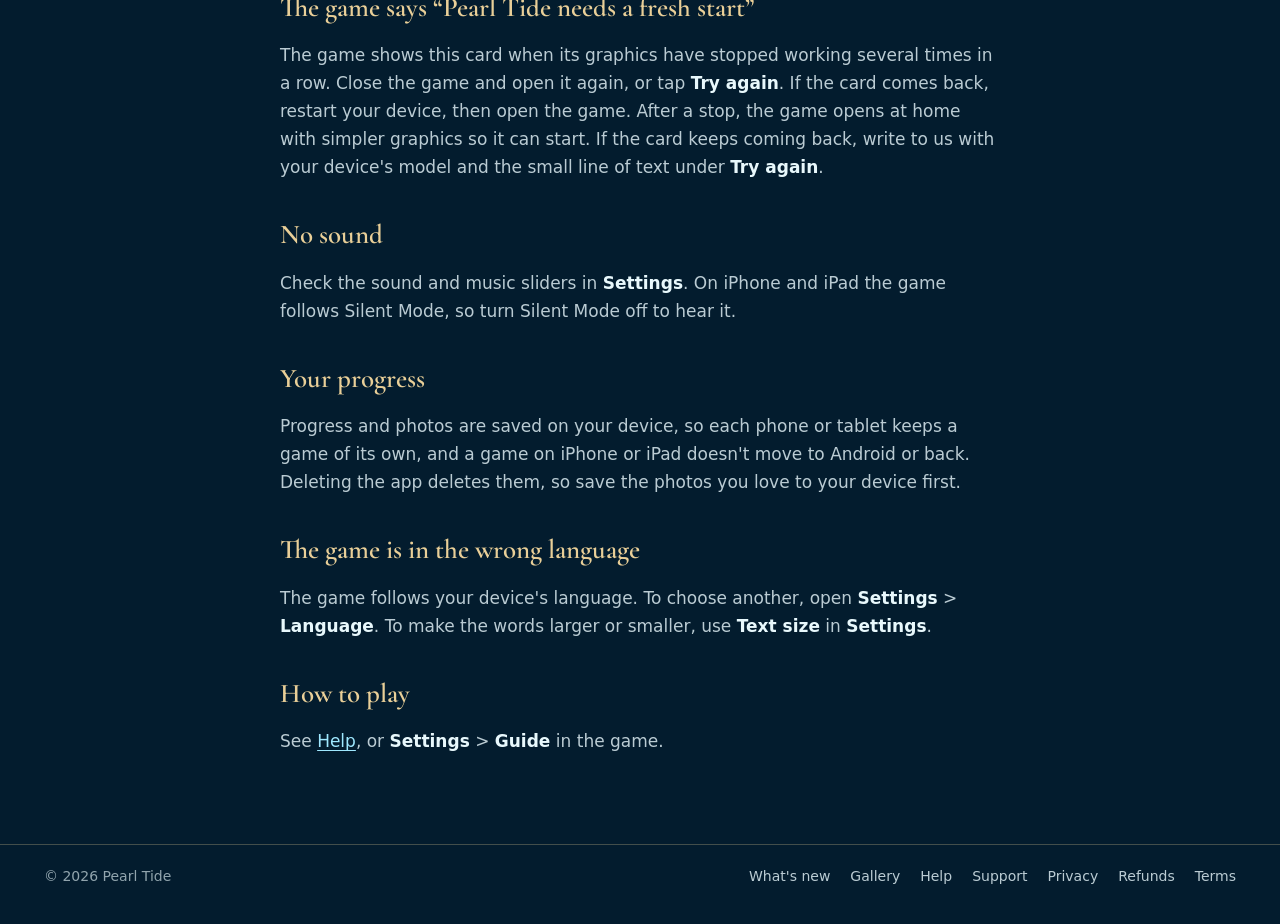
<file: support.html>
<!doctype html>
<html lang="en">
<head>
  <meta charset="utf-8">
  <meta name="viewport" content="width=device-width, initial-scale=1, viewport-fit=cover">
  <title>Support · Pearl Tide</title>
  <meta name="description" content="Quick fixes for Pearl Tide, and how to reach us.">
  <link rel="canonical" href="https://pearltide.world/support.html">
  <meta property="og:type" content="website">
  <meta property="og:site_name" content="Pearl Tide">
  <meta property="og:title" content="Support · Pearl Tide">
  <meta property="og:description" content="Quick fixes for Pearl Tide, and how to reach us.">
  <meta property="og:url" content="https://pearltide.world/support.html">
  <meta property="og:image" content="https://pearltide.world/og.jpg">
  <meta property="og:image:width" content="1200">
  <meta property="og:image:height" content="630">
  <meta property="og:image:alt" content="All ten mermaids of Pearl Tide over a coral reef">
  <meta name="twitter:card" content="summary_large_image">
  <meta name="theme-color" content="#031c2e">
  <link rel="icon" href="/favicon.png">
  <link rel="apple-touch-icon" href="/icon.png">
  <link rel="preload" href="/fonts/cormorant-600.woff2" as="font" type="font/woff2" crossorigin>
  <link rel="stylesheet" href="/style.css">
  <script src="/site.js" defer></script>
</head>
<body class="page-support">
<a class="skip" href="#main">Skip to content</a>
<header class="bar"><div class="bar-in">
  <a class="brand" href="/"><img src="/icon.png" alt="" width="34" height="34"><span>Pearl Tide</span></a>
  <nav aria-label="Site"><a class="wide-only" href="/#trailer">Trailer</a><a class="wide-only" href="/whats-new.html">What's new</a><a href="/gallery.html">Gallery</a><a href="/help.html">Help</a><a href="/support.html" aria-current="page">Support</a></nav>
  <a class="store-badge" href="https://apps.apple.com/app/pearl-tide-cozy-mermaid-life/id6820164397"><img src="/app-store-badge.svg" alt="Download on the App Store" width="120" height="40"></a>
  <a class="store-badge play" href="https://play.google.com/store/apps/details?id=com.pearltide.swim"><img src="/google-play-badge.png" alt="Get it on Google Play" width="154" height="60"></a>
</div></header>
<main id="main">
<h1>Support</h1>
<p class="lead">Most problems have a quick fix below. If yours doesn't, write to us and we'll help.</p>

<h2>Contact us</h2>
<p>Email <span class="mail">support@pearltide.world</span>, or <a href="https://github.com/Buggyboi139/pearl-tide-site/issues/new?template=support.yml">send us a message here</a> (it needs a GitHub account, and the message is public). Please include your phone or tablet model (for example iPhone 13 or Galaxy S24) and the game version, which is at the bottom of the game's <strong>Settings</strong>.</p>

<h2>Stuck somewhere</h2>
<p>Open <strong>Settings</strong> and tap <strong>I'm stuck</strong>. You'll be moved to the nearest open water.</p>

<h2>Pearls you bought didn't arrive</h2>
<p>Close the game completely and open it again. The game checks for purchases each time it opens and whenever you come back to it, and adds any pearls that are still owed. If a parent needs to approve the purchase (Ask to Buy), the pearls arrive once it's approved.</p>

<h2>Restore Nixie's pack, early access and companion packs</h2>
<p>On a new device, or after reinstalling, open <strong>Settings</strong> and tap <strong>Restore</strong> beside <strong>Restore purchases</strong>. Nixie's Nightshade Pack, early access and companion packs come back. Pearls are used up as you spend them, so they can't be restored.</p>

<h2>The Reef Runway won't open</h2>
<p>The Runway needs the internet. Check your connection and try again. The rest of the game plays offline.</p>

<h2>Delete your Reef Runway data</h2>
<p>Open <strong>Settings</strong>, tap <strong>Delete</strong> beside <strong>Delete my Runway data</strong>, and tap again. Your Runway name, looks, ratings and results are deleted from our server at once. Outfits you saved and pearls you claimed stay on your device. See the <a href="/privacy.html">privacy policy</a> for what the Runway keeps.</p>

<h2>Refunds</h2>
<p>Refunds go through the App Store or Google Play. See <a href="/refunds.html">Refunds</a>.</p>

<h2>The game feels slow or your device gets warm</h2>
<p>Open <strong>Settings</strong> and set graphics to <strong>Battery saver</strong>, which runs coolest and saves the most battery. <strong>Auto</strong>, the default, adjusts the picture to keep the game smooth on your phone or tablet.</p>

<h2>The game says “Pearl Tide needs a fresh start”</h2>
<p>The game shows this card when its graphics have stopped working several times in a row. Close the game and open it again, or tap <strong>Try again</strong>. If the card comes back, restart your device, then open the game. After a stop, the game opens at home with simpler graphics so it can start. If the card keeps coming back, write to us with your device's model and the small line of text under <strong>Try again</strong>.</p>

<h2>No sound</h2>
<p>Check the sound and music sliders in <strong>Settings</strong>. On iPhone and iPad the game follows Silent Mode, so turn Silent Mode off to hear it.</p>

<h2>Your progress</h2>
<p>Progress and photos are saved on your device, so each phone or tablet keeps a game of its own, and a game on iPhone or iPad doesn't move to Android or back. Deleting the app deletes them, so save the photos you love to your device first.</p>

<h2>The game is in the wrong language</h2>
<p>The game follows your device's language. To choose another, open <strong>Settings</strong> &gt; <strong>Language</strong>. To make the words larger or smaller, use <strong>Text size</strong> in <strong>Settings</strong>.</p>

<h2>How to play</h2>
<p>See <a href="/help.html">Help</a>, or <strong>Settings</strong> &gt; <strong>Guide</strong> in the game.</p>
</main>
<footer><div class="foot">
  <span class="c">© 2026 Pearl Tide</span>
  <a href="/whats-new.html">What's new</a><a href="/gallery.html">Gallery</a><a href="/help.html">Help</a><a href="/support.html">Support</a><a href="/privacy.html">Privacy</a><a href="/refunds.html">Refunds</a><a href="/terms.html">Terms</a>
</div></footer>
</body>
</html>
</file>
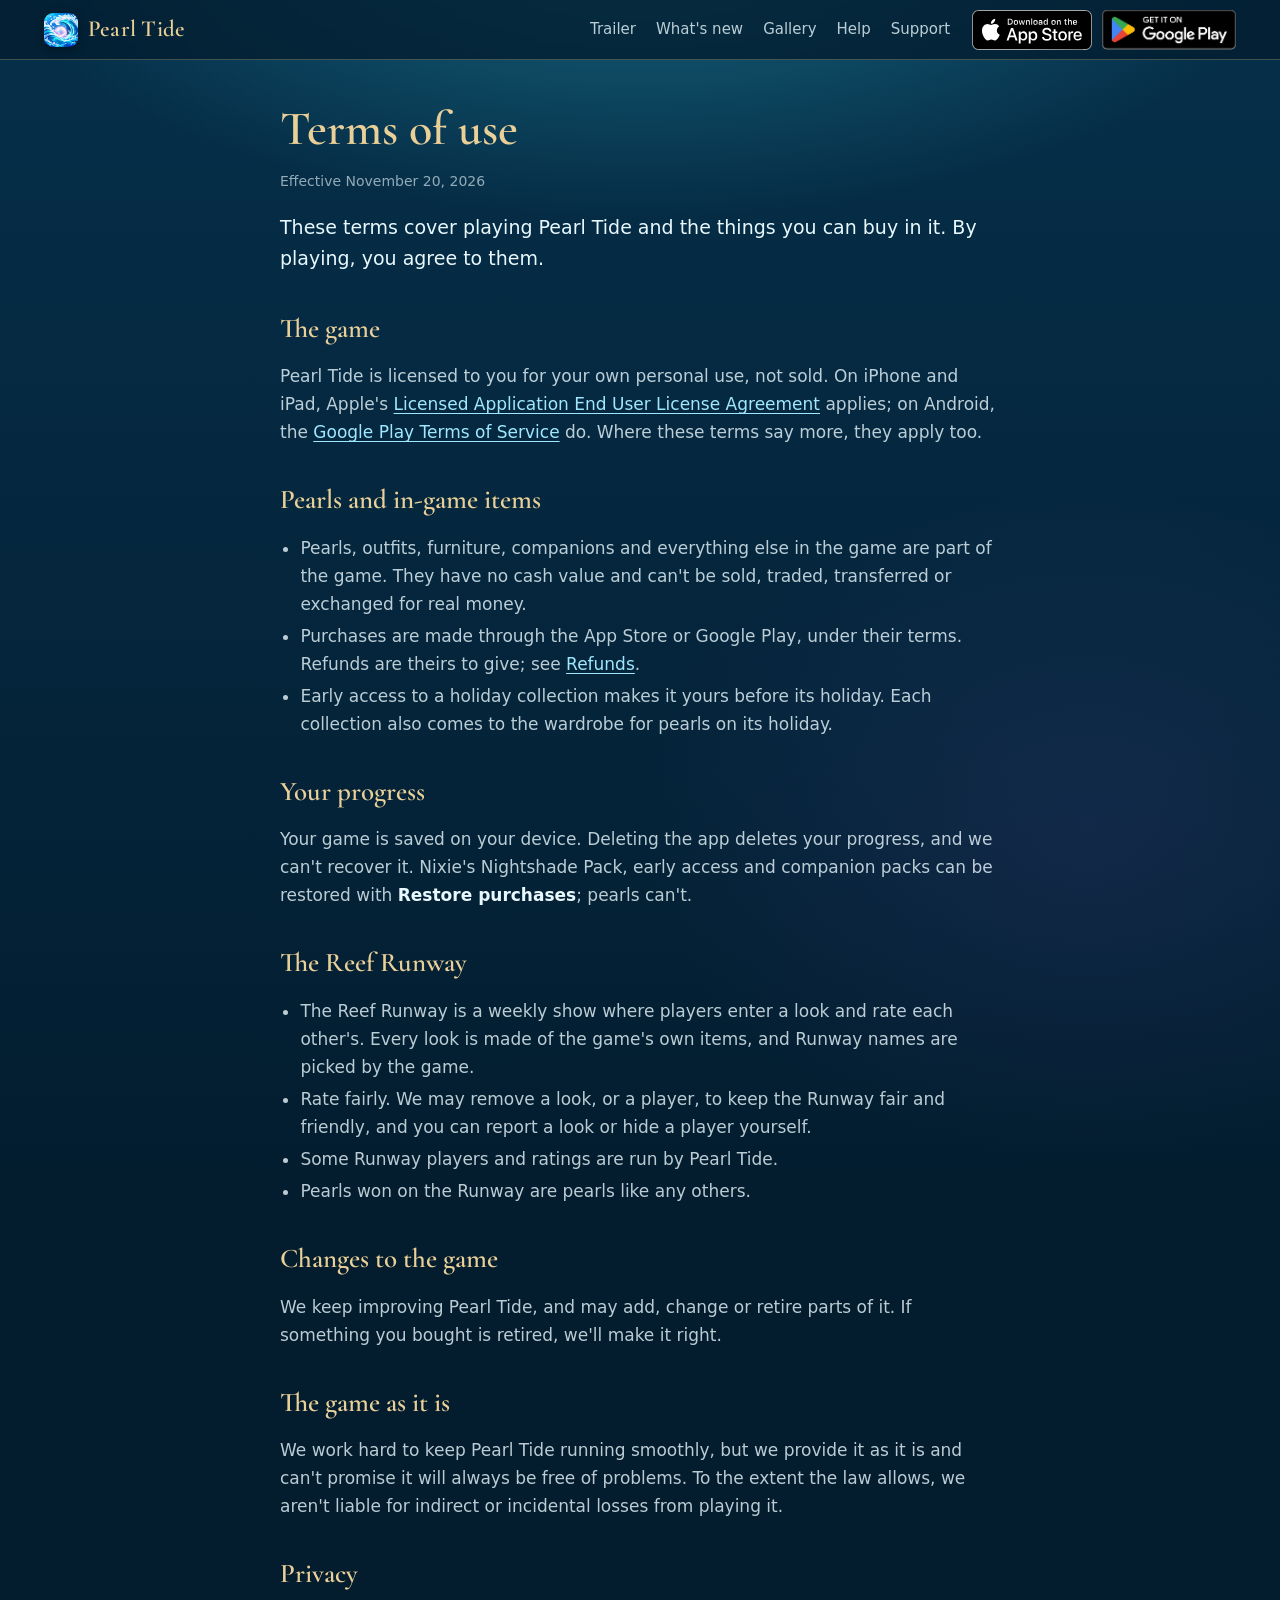
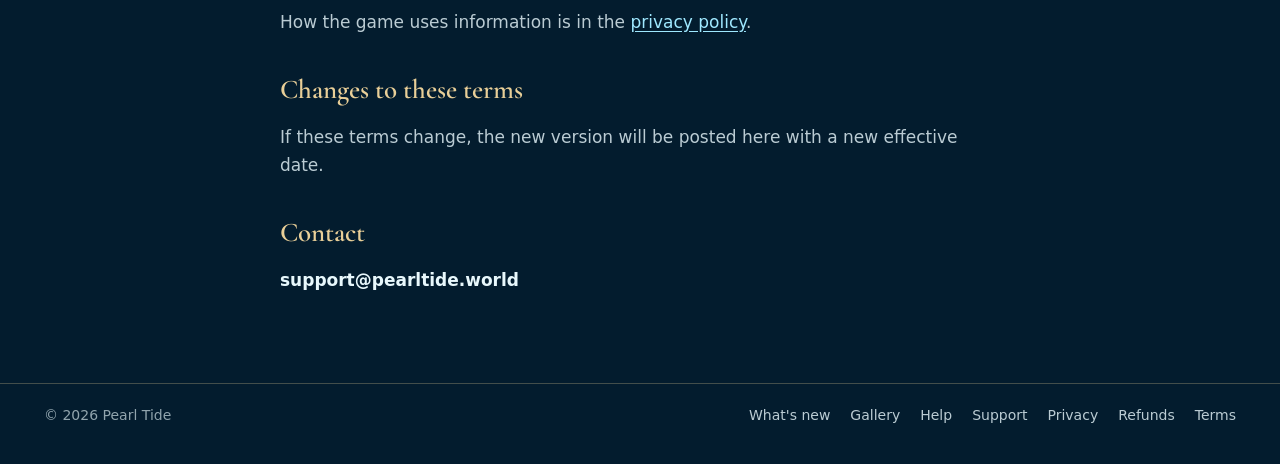
<file: terms.html>
<!doctype html>
<html lang="en">
<head>
  <meta charset="utf-8">
  <meta name="viewport" content="width=device-width, initial-scale=1, viewport-fit=cover">
  <title>Terms of use · Pearl Tide</title>
  <meta name="description" content="The terms for playing Pearl Tide and for its in-game items.">
  <link rel="canonical" href="https://pearltide.world/terms.html">
  <meta property="og:type" content="website">
  <meta property="og:site_name" content="Pearl Tide">
  <meta property="og:title" content="Terms of use · Pearl Tide">
  <meta property="og:description" content="The terms for playing Pearl Tide and for its in-game items.">
  <meta property="og:url" content="https://pearltide.world/terms.html">
  <meta property="og:image" content="https://pearltide.world/og.jpg">
  <meta property="og:image:width" content="1200">
  <meta property="og:image:height" content="630">
  <meta property="og:image:alt" content="All ten mermaids of Pearl Tide over a coral reef">
  <meta name="twitter:card" content="summary_large_image">
  <meta name="theme-color" content="#031c2e">
  <link rel="icon" href="/favicon.png">
  <link rel="apple-touch-icon" href="/icon.png">
  <link rel="preload" href="/fonts/cormorant-600.woff2" as="font" type="font/woff2" crossorigin>
  <link rel="stylesheet" href="/style.css">
  <script src="/site.js" defer></script>
</head>
<body class="page-terms">
<a class="skip" href="#main">Skip to content</a>
<header class="bar"><div class="bar-in">
  <a class="brand" href="/"><img src="/icon.png" alt="" width="34" height="34"><span>Pearl Tide</span></a>
  <nav aria-label="Site"><a class="wide-only" href="/#trailer">Trailer</a><a class="wide-only" href="/whats-new.html">What's new</a><a href="/gallery.html">Gallery</a><a href="/help.html">Help</a><a href="/support.html">Support</a></nav>
  <a class="store-badge" href="https://apps.apple.com/app/pearl-tide-cozy-mermaid-life/id6820164397"><img src="/app-store-badge.svg" alt="Download on the App Store" width="120" height="40"></a>
  <a class="store-badge play" href="https://play.google.com/store/apps/details?id=com.pearltide.swim"><img src="/google-play-badge.png" alt="Get it on Google Play" width="154" height="60"></a>
</div></header>
<main id="main">
<h1>Terms of use</h1>
<p class="small">Effective November 20, 2026</p>
<p class="lead">These terms cover playing Pearl Tide and the things you can buy in it. By playing, you agree to them.</p>

<h2>The game</h2>
<p>Pearl Tide is licensed to you for your own personal use, not sold. On iPhone and iPad, Apple's <a href="https://www.apple.com/legal/internet-services/itunes/dev/stdeula/">Licensed Application End User License Agreement</a> applies; on Android, the <a href="https://play.google.com/about/play-terms/">Google Play Terms of Service</a> do. Where these terms say more, they apply too.</p>

<h2>Pearls and in-game items</h2>
<ul>
  <li>Pearls, outfits, furniture, companions and everything else in the game are part of the game. They have no cash value and can't be sold, traded, transferred or exchanged for real money.</li>
  <li>Purchases are made through the App Store or Google Play, under their terms. Refunds are theirs to give; see <a href="/refunds.html">Refunds</a>.</li>
  <li>Early access to a holiday collection makes it yours before its holiday. Each collection also comes to the wardrobe for pearls on its holiday.</li>
</ul>

<h2>Your progress</h2>
<p>Your game is saved on your device. Deleting the app deletes your progress, and we can't recover it. Nixie's Nightshade Pack, early access and companion packs can be restored with <strong>Restore purchases</strong>; pearls can't.</p>

<h2>The Reef Runway</h2>
<ul>
  <li>The Reef Runway is a weekly show where players enter a look and rate each other's. Every look is made of the game's own items, and Runway names are picked by the game.</li>
  <li>Rate fairly. We may remove a look, or a player, to keep the Runway fair and friendly, and you can report a look or hide a player yourself.</li>
  <li>Some Runway players and ratings are run by Pearl Tide.</li>
  <li>Pearls won on the Runway are pearls like any others.</li>
</ul>

<h2>Changes to the game</h2>
<p>We keep improving Pearl Tide, and may add, change or retire parts of it. If something you bought is retired, we'll make it right.</p>

<h2>The game as it is</h2>
<p>We work hard to keep Pearl Tide running smoothly, but we provide it as it is and can't promise it will always be free of problems. To the extent the law allows, we aren't liable for indirect or incidental losses from playing it.</p>

<h2>Privacy</h2>
<p>How the game uses information is in the <a href="/privacy.html">privacy policy</a>.</p>

<h2>Changes to these terms</h2>
<p>If these terms change, the new version will be posted here with a new effective date.</p>

<h2>Contact</h2>
<p><span class="mail">support@pearltide.world</span></p>
</main>
<footer><div class="foot">
  <span class="c">© 2026 Pearl Tide</span>
  <a href="/whats-new.html">What's new</a><a href="/gallery.html">Gallery</a><a href="/help.html">Help</a><a href="/support.html">Support</a><a href="/privacy.html">Privacy</a><a href="/refunds.html">Refunds</a><a href="/terms.html">Terms</a>
</div></footer>
</body>
</html>
</file>
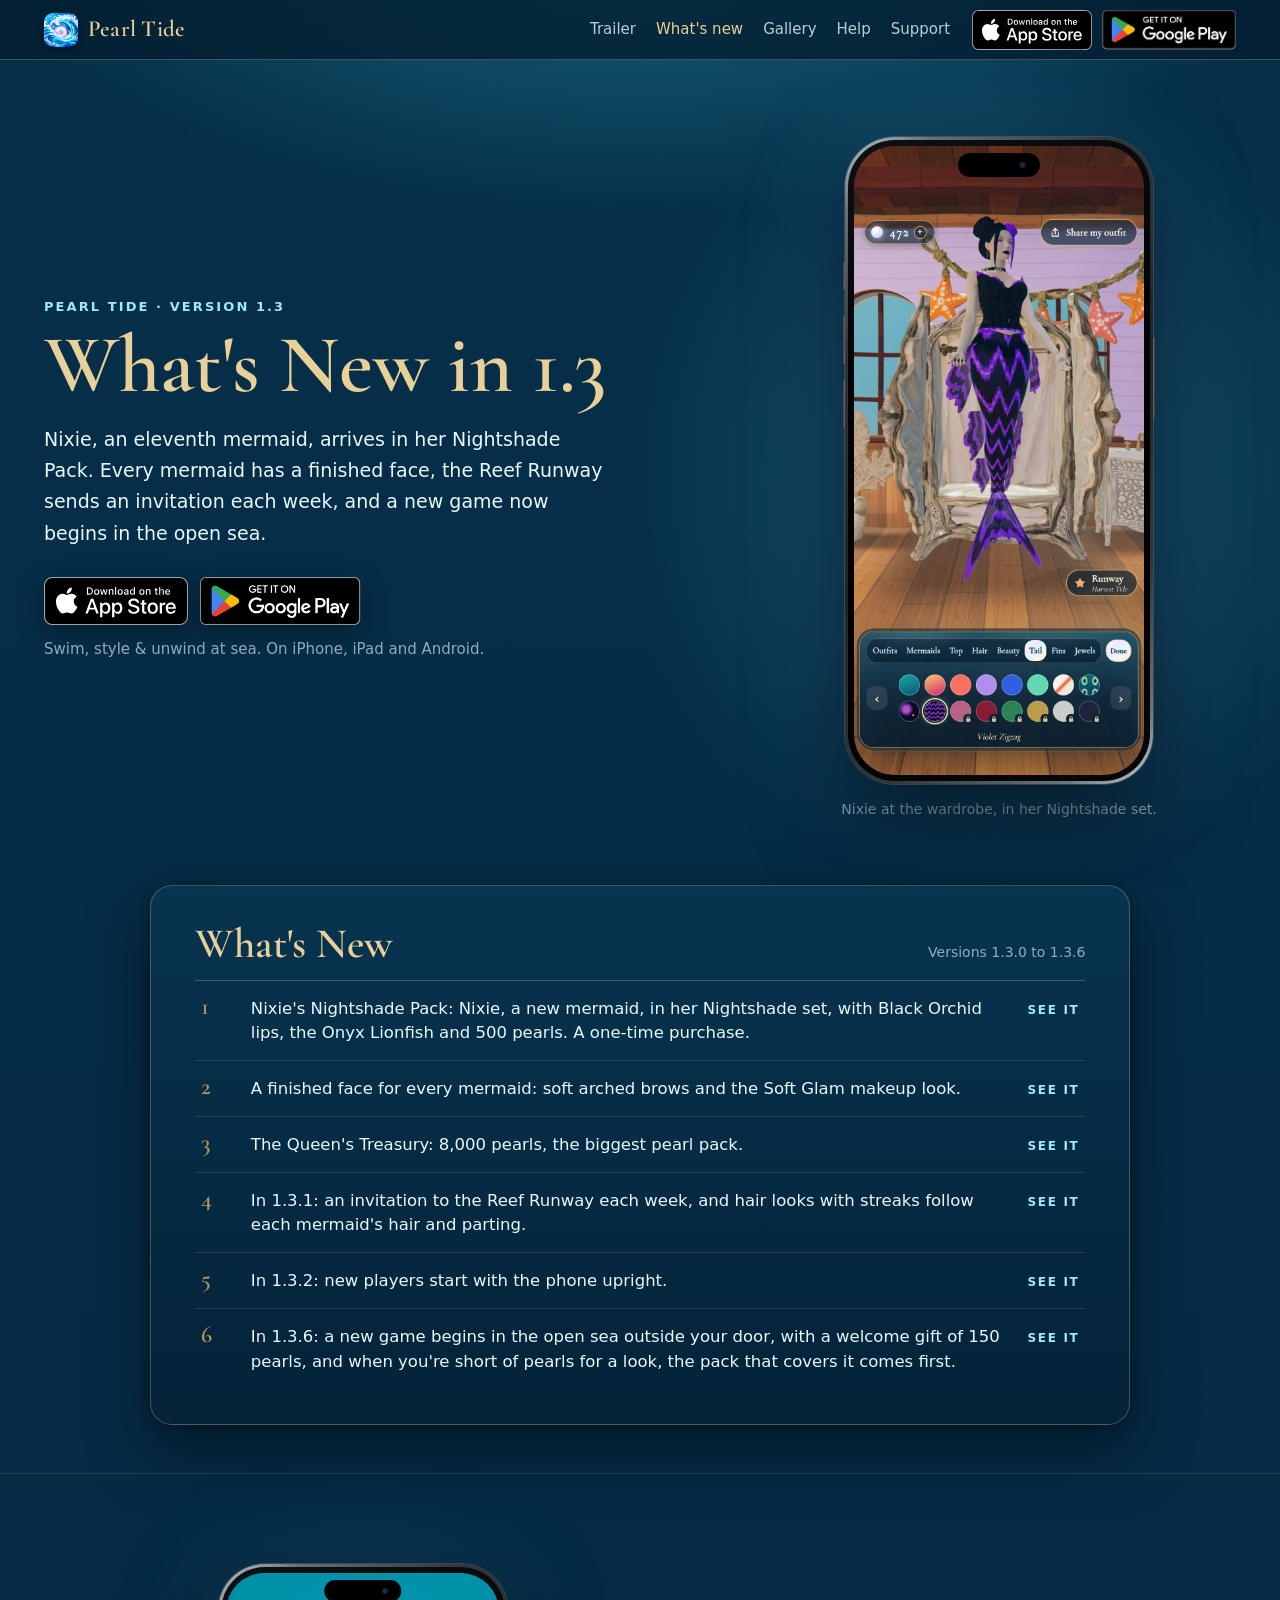
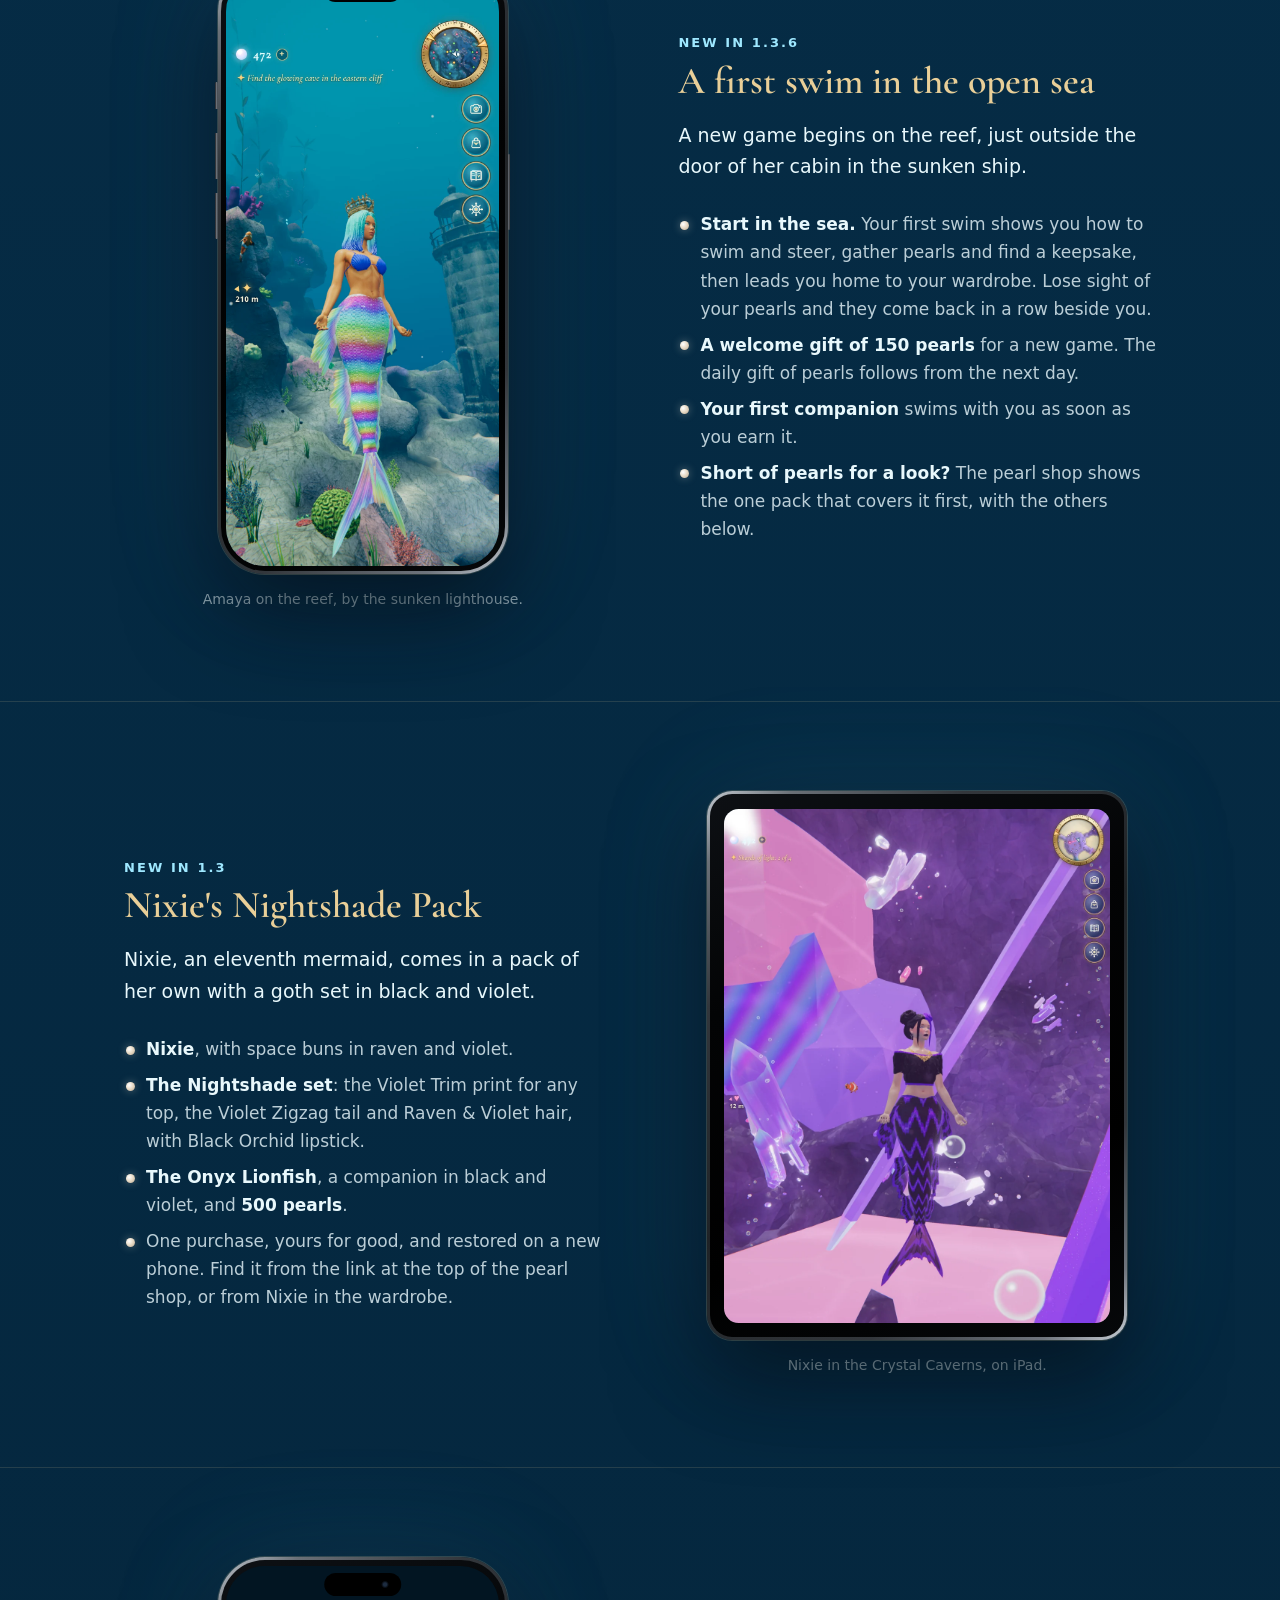
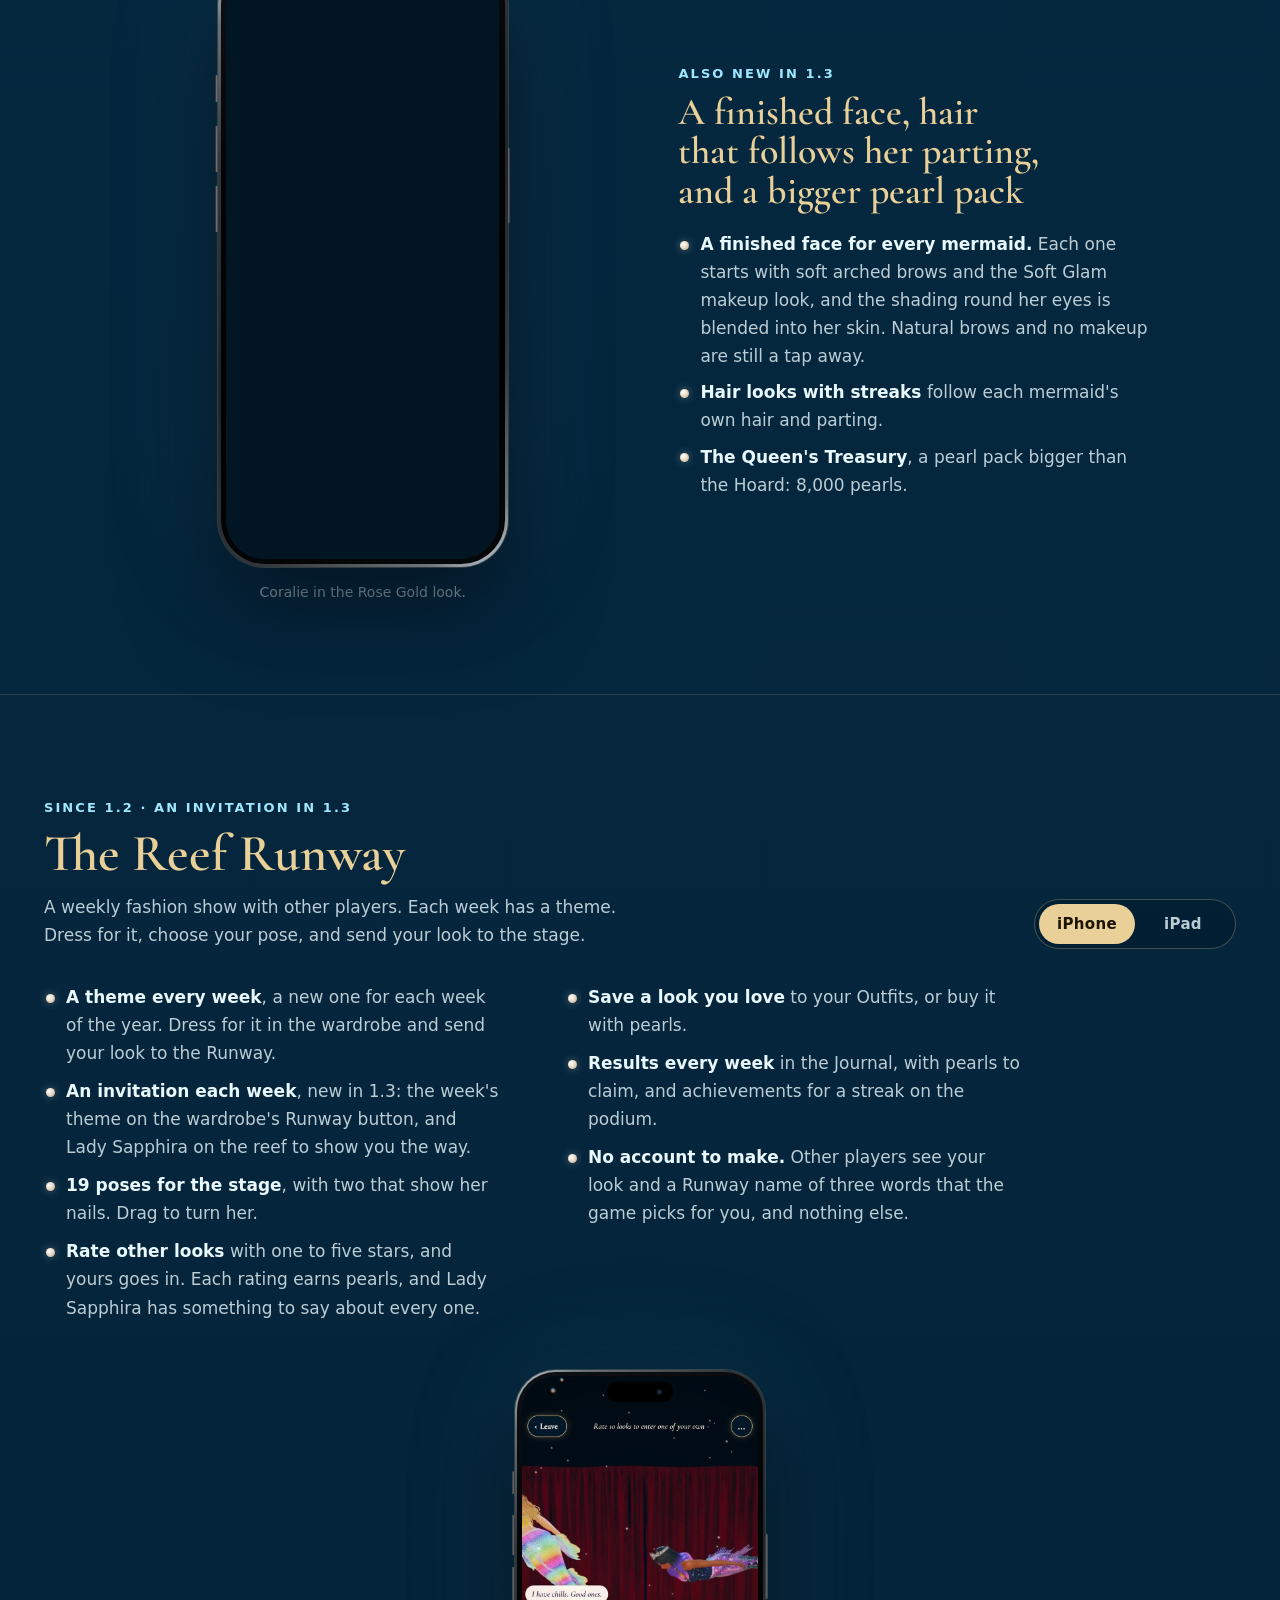
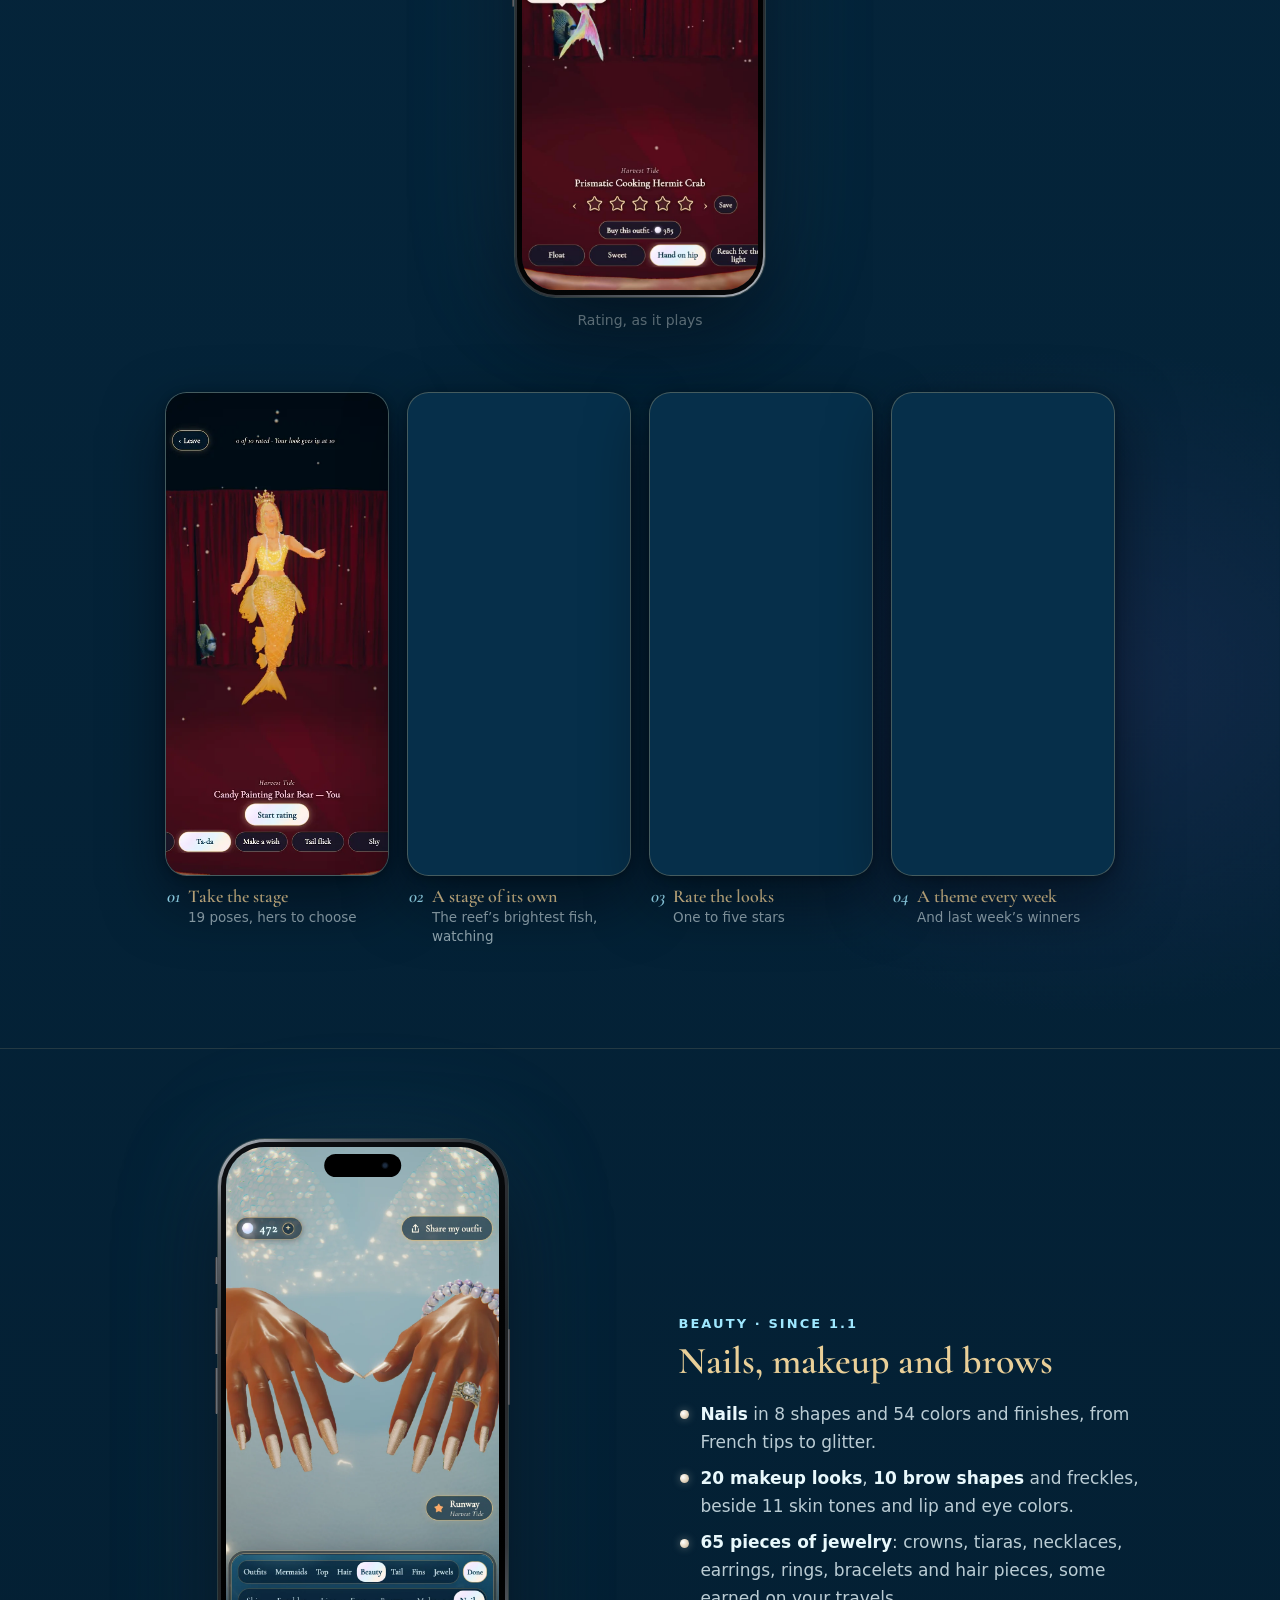
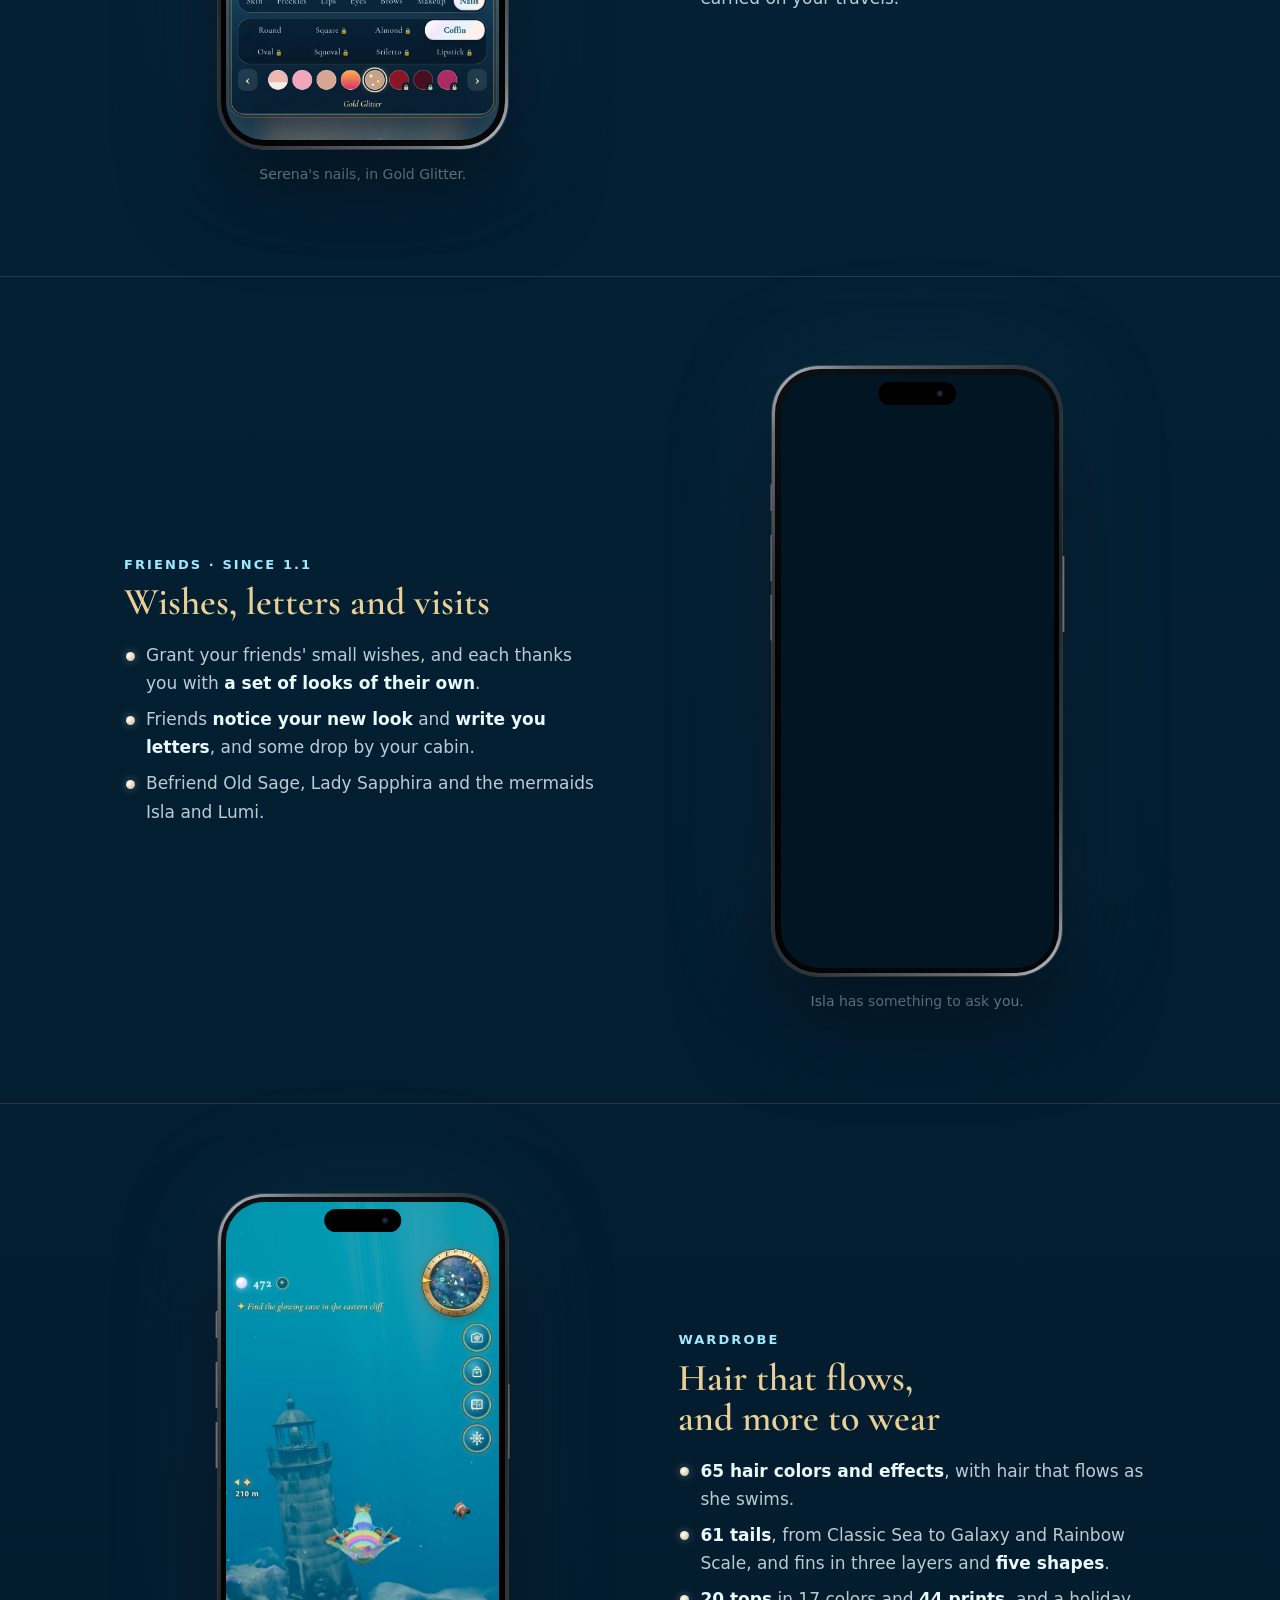
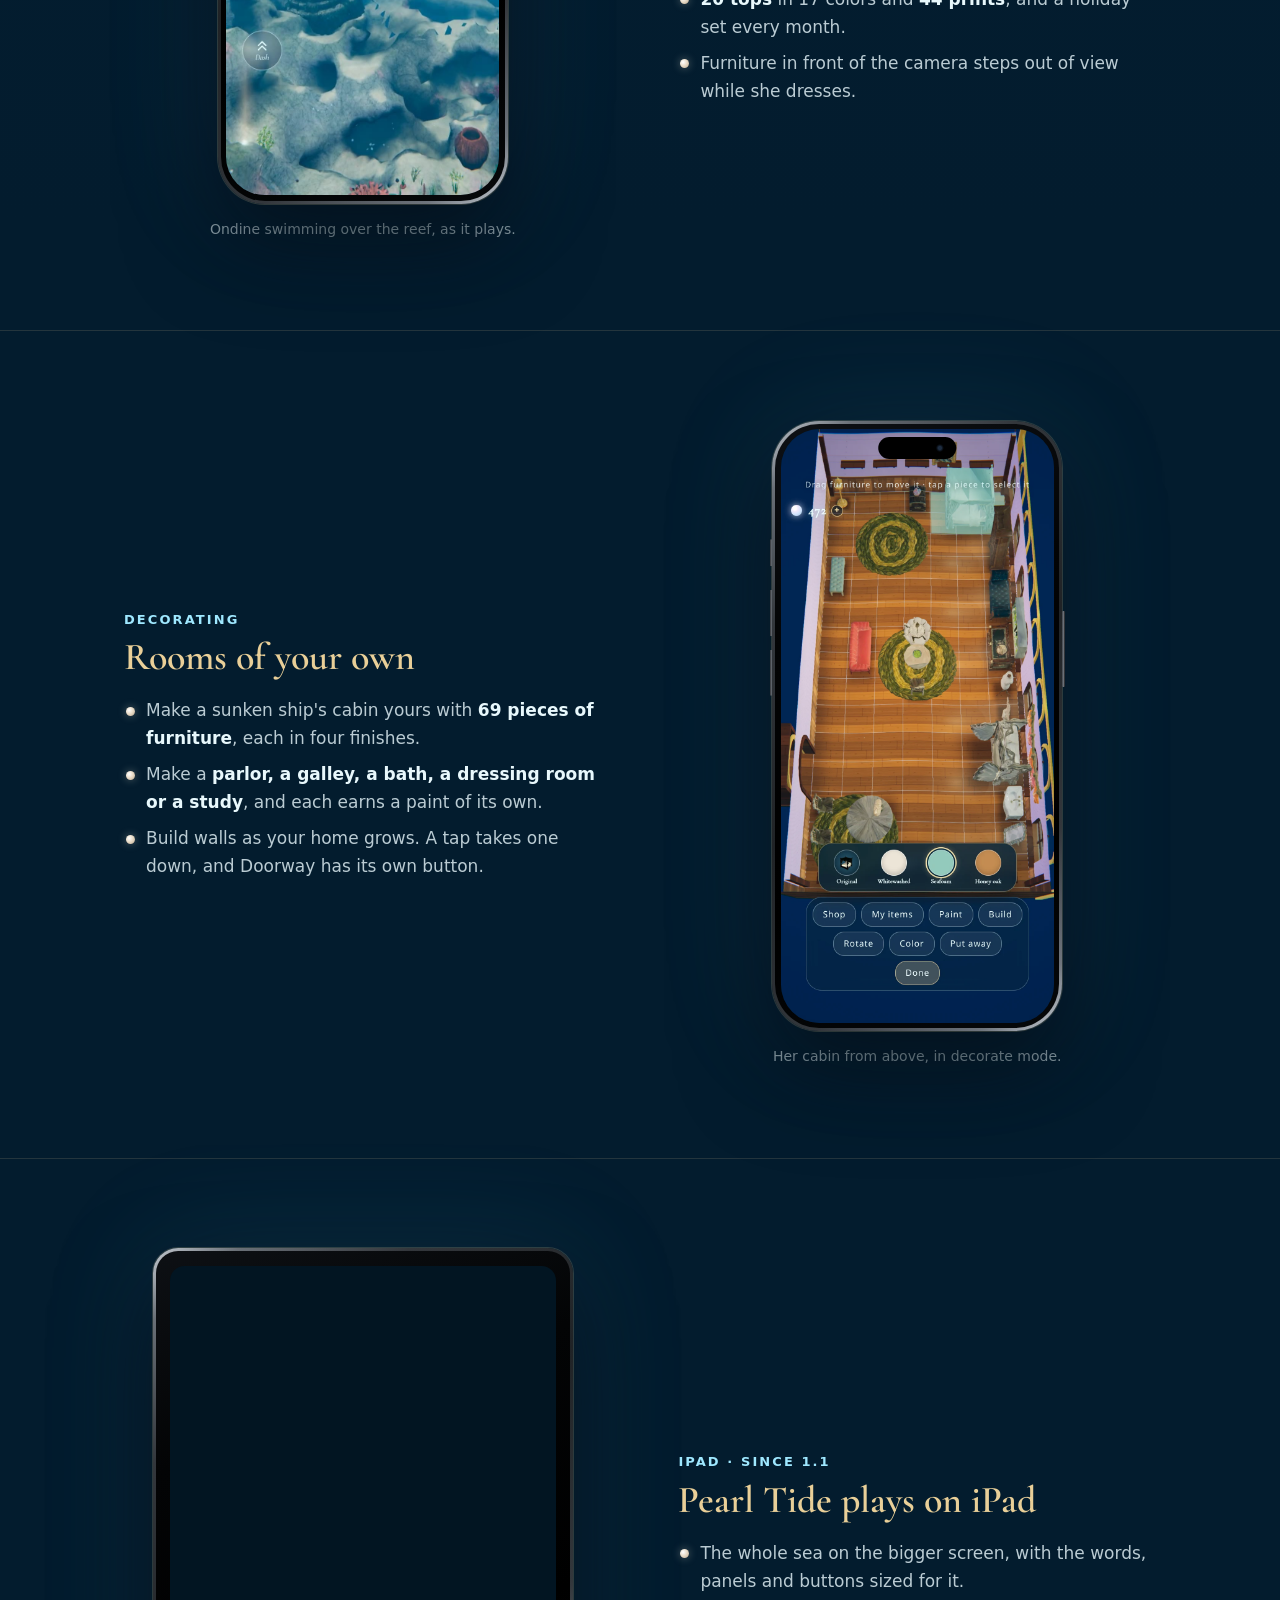
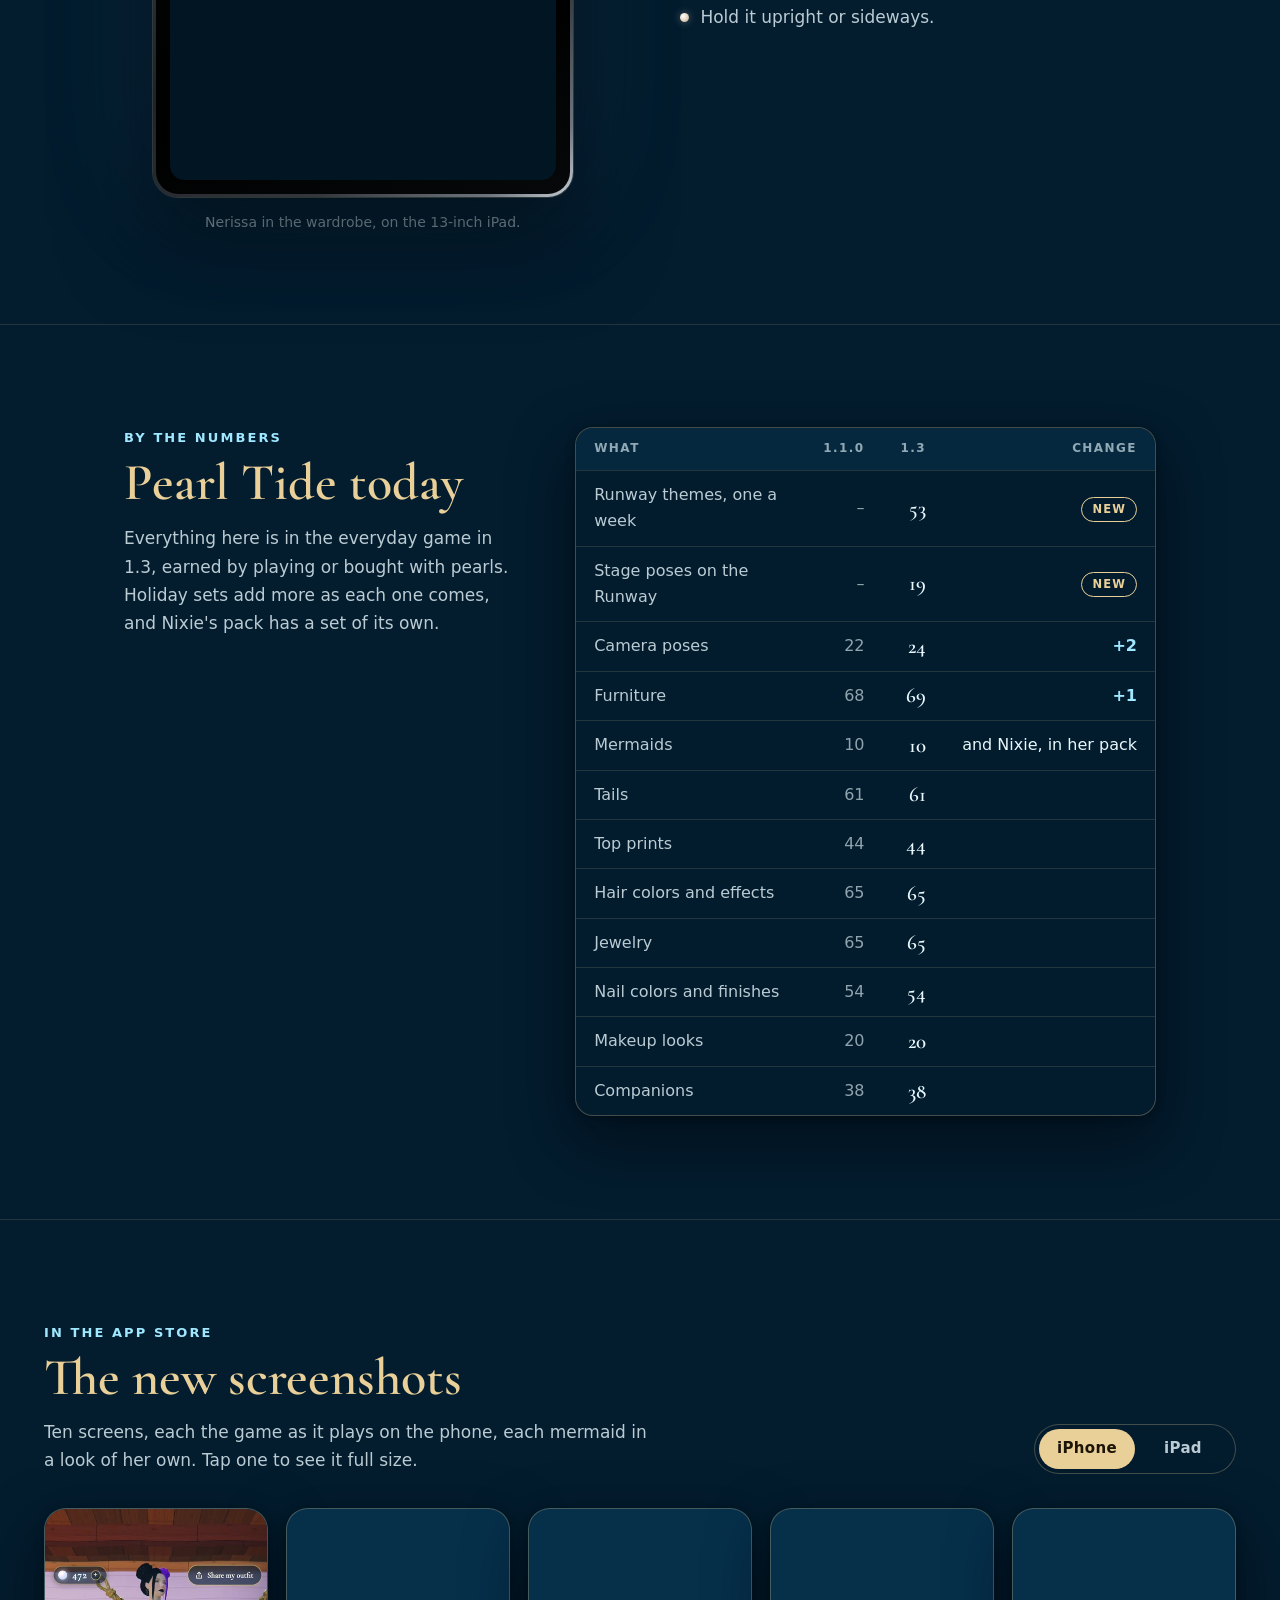
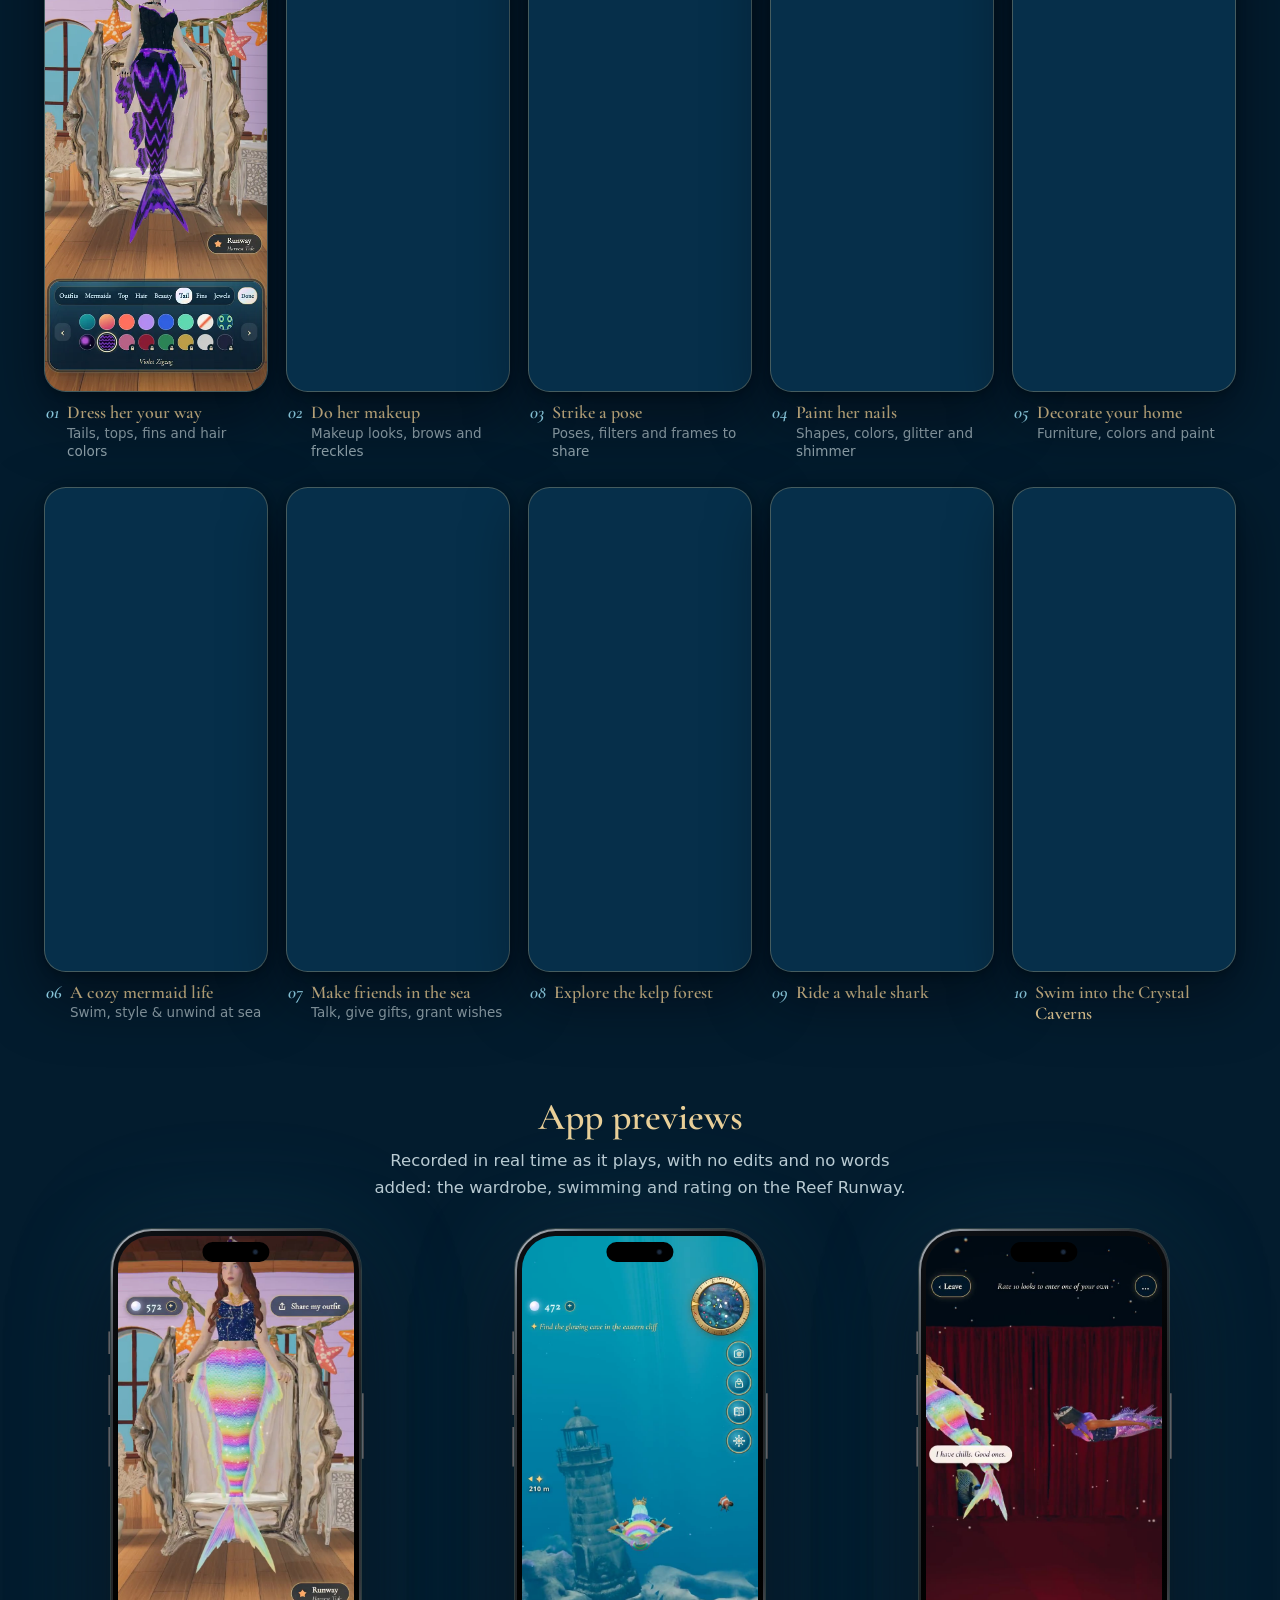
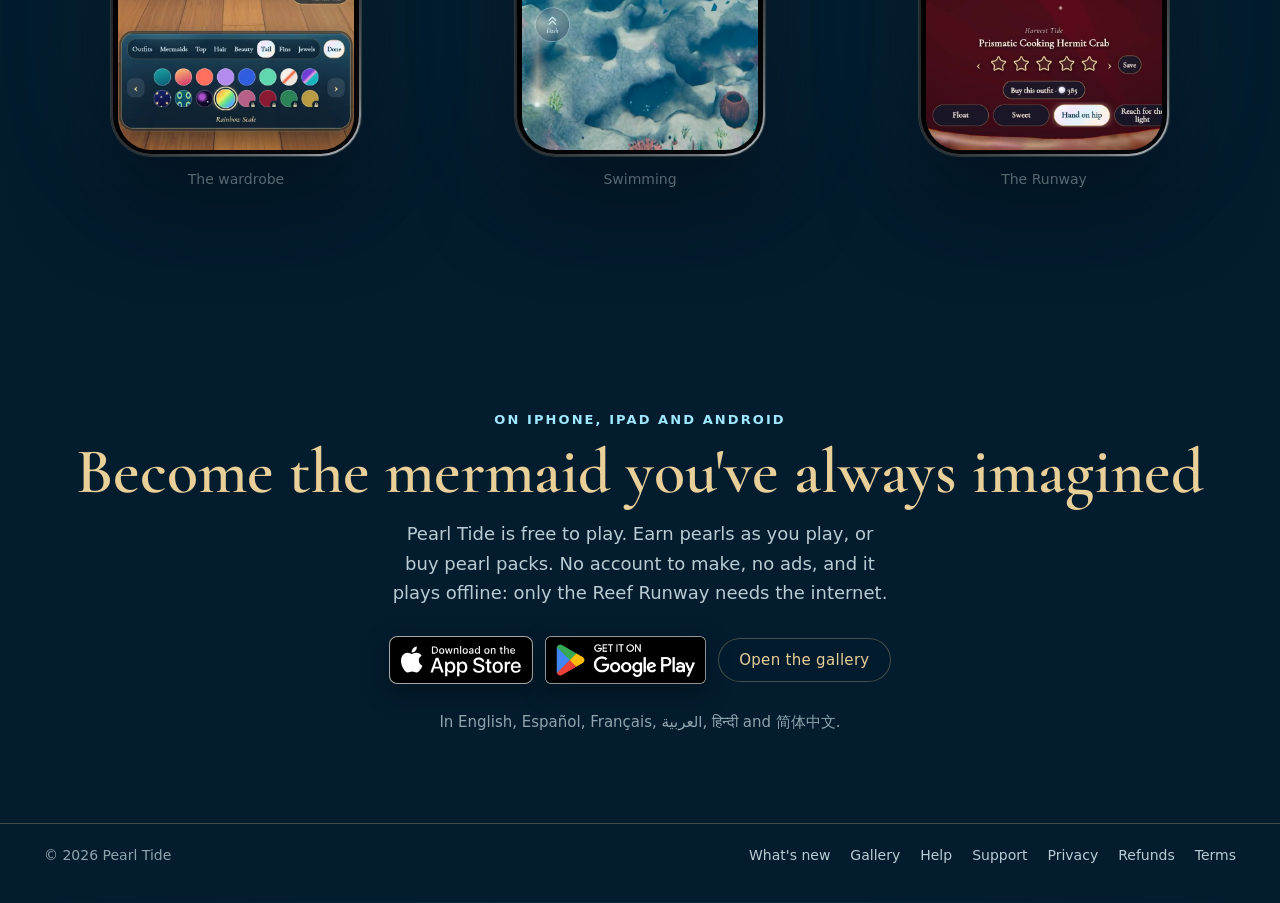
<file: whats-new.html>
<!doctype html>
<html lang="en">
<head>
  <meta charset="utf-8">
  <meta name="viewport" content="width=device-width, initial-scale=1, viewport-fit=cover">
  <title>What's new · Pearl Tide</title>
  <meta name="description" content="New in version 1.3: Nixie's Nightshade Pack, the Queen's Treasury, a finished face for every mermaid, an invitation to the Reef Runway each week, and a new game that begins in the open sea.">
  <link rel="canonical" href="https://pearltide.world/whats-new.html">
  <meta property="og:type" content="website">
  <meta property="og:site_name" content="Pearl Tide">
  <meta property="og:title" content="What's new · Pearl Tide">
  <meta property="og:description" content="New in version 1.3: Nixie's Nightshade Pack, the Queen's Treasury, a finished face for every mermaid, an invitation to the Reef Runway each week, and a new game that begins in the open sea.">
  <meta property="og:url" content="https://pearltide.world/whats-new.html">
  <meta property="og:image" content="https://pearltide.world/og.jpg">
  <meta property="og:image:width" content="1200">
  <meta property="og:image:height" content="630">
  <meta property="og:image:alt" content="All ten mermaids of Pearl Tide over a coral reef">
  <meta name="twitter:card" content="summary_large_image">
  <meta name="theme-color" content="#031c2e">
  <link rel="icon" href="/favicon.png">
  <link rel="apple-touch-icon" href="/icon.png">
  <link rel="preload" href="/fonts/cormorant-600.woff2" as="font" type="font/woff2" crossorigin>
  <link rel="stylesheet" href="/style.css">
  <script src="/site.js" defer></script>
</head>
<body class="page-whats-new">
<a class="skip" href="#main">Skip to content</a>
<header class="bar"><div class="bar-in">
  <a class="brand" href="/"><img src="/icon.png" alt="" width="34" height="34"><span>Pearl Tide</span></a>
  <nav aria-label="Site"><a class="wide-only" href="/#trailer">Trailer</a><a class="wide-only" href="/whats-new.html" aria-current="page">What's new</a><a href="/gallery.html">Gallery</a><a href="/help.html">Help</a><a href="/support.html">Support</a></nav>
  <a class="store-badge" href="https://apps.apple.com/app/pearl-tide-cozy-mermaid-life/id6820164397"><img src="/app-store-badge.svg" alt="Download on the App Store" width="120" height="40"></a>
  <a class="store-badge play" href="https://play.google.com/store/apps/details?id=com.pearltide.swim"><img src="/google-play-badge.png" alt="Get it on Google Play" width="154" height="60"></a>
</div></header>
<main id="main">
<section class="wn-hero" aria-labelledby="hero-title">
  <div class="wrap">
    <div class="wn-copy">
      <p class="eyebrow">Pearl Tide · Version 1.3</p>
      <h1 id="hero-title">What's New in 1.3</h1>
      <p class="wn-lead">Nixie, an eleventh mermaid, arrives in her Nightshade Pack. Every mermaid has a finished face, the Reef Runway sends an invitation each week, and a new game now begins in the open sea.</p>
      <div class="cta" data-dock-from>
        <a class="store-badge" href="https://apps.apple.com/app/pearl-tide-cozy-mermaid-life/id6820164397"><img src="/app-store-badge.svg" alt="Download on the App Store" width="144" height="48"></a>
      <a class="store-badge play" href="https://play.google.com/store/apps/details?id=com.pearltide.swim"><img src="/google-play-badge.png" alt="Get it on Google Play" width="185" height="71"></a>
        <p class="wn-tagline">Swim, style &amp; unwind at sea. On iPhone, iPad and Android.</p>
      </div>
    </div>
    <figure class="wn-media">
      <a class="wn-open" href="/img/store-iphone-wardrobe-1320.webp" data-view data-cap="On iPhone: Nixie in the wardrobe, in her Nightshade set">
        <div class="phone"><div class="screen"><img class="on" src="/img/store-iphone-wardrobe-880.webp" alt="Nixie in the wardrobe in her Nightshade set: the Violet Trim print and the Violet Zigzag tail" width="880" height="1912" fetchpriority="high" decoding="async"></div></div>
      </a>
      <figcaption class="wn-cap">Nixie at the wardrobe, in her Nightshade set.</figcaption>
    </figure>
  </div>
</section>

<section class="wn-note" aria-labelledby="note-title">
  <div class="wrap">
    <div class="wn-card">
      <div class="wn-card-head">
        <h2 id="note-title">What's New</h2>
        <p>Versions 1.3.0 to 1.3.6</p>
      </div>
      <ol class="wn-lines">
        <li><a href="#nixie"><span class="n">1</span><span>Nixie's Nightshade Pack: Nixie, a new mermaid, in her Nightshade set, with Black Orchid lips, the Onyx Lionfish and 500 pearls. A one-time purchase.</span><span class="go">See it</span></a></li>
        <li><a href="#more"><span class="n">2</span><span>A finished face for every mermaid: soft arched brows and the Soft Glam makeup look.</span><span class="go">See it</span></a></li>
        <li><a href="#more"><span class="n">3</span><span>The Queen's Treasury: 8,000 pearls, the biggest pearl pack.</span><span class="go">See it</span></a></li>
        <li><a href="#runway"><span class="n">4</span><span>In 1.3.1: an invitation to the Reef Runway each week, and hair looks with streaks follow each mermaid's hair and parting.</span><span class="go">See it</span></a></li>
        <li><a href="#set-title"><span class="n">5</span><span>In 1.3.2: new players start with the phone upright.</span><span class="go">See it</span></a></li>
        <li><a href="#sea"><span class="n">6</span><span>In 1.3.6: a new game begins in the open sea outside your door, with a welcome gift of 150 pearls, and when you're short of pearls for a look, the pack that covers it comes first.</span><span class="go">See it</span></a></li>
      </ol>
    </div>
  </div>
</section>

<section class="wn-band" id="sea" aria-labelledby="sea-title">
  <div class="wrap">
    <div class="wn-copy">
      <p class="eyebrow">New in 1.3.6</p>
      <h3 id="sea-title">A first swim in the open sea</h3>
      <p class="wn-lead">A new game begins on the reef, just outside the door of her cabin in the sunken ship.</p>
      <ul class="wn-points">
        <li><b>Start in the sea.</b> Your first swim shows you how to swim and steer, gather pearls and find a keepsake, then leads you home to your wardrobe. Lose sight of your pearls and they come back in a row beside you.</li>
        <li><b>A welcome gift of 150 pearls</b> for a new game. The daily gift of pearls follows from the next day.</li>
        <li><b>Your first companion</b> swims with you as soon as you earn it.</li>
        <li><b>Short of pearls for a look?</b> The pearl shop shows the one pack that covers it first, with the others below.</li>
      </ul>
    </div>
    <figure class="wn-media">
      <a class="wn-open" href="/img/store-iphone-reef-1320.webp" data-view data-cap="On iPhone: Amaya on the reef by the sunken lighthouse, in the Rainbow Scale tail">
        <div class="phone"><div class="screen"><img class="on" src="/img/store-iphone-reef-880.webp" alt="Amaya on the reef by the sunken lighthouse, in the Rainbow Scale tail" width="880" height="1912" loading="lazy" decoding="async"></div></div>
      </a>
      <figcaption class="wn-cap">Amaya on the reef, by the sunken lighthouse.</figcaption>
    </figure>
  </div>
</section>

<section class="wn-band" id="nixie" aria-labelledby="nixie-title">
  <div class="wrap">
    <div class="wn-copy">
      <p class="eyebrow">New in 1.3</p>
      <h3 id="nixie-title">Nixie's Nightshade Pack</h3>
      <p class="wn-lead">Nixie, an eleventh mermaid, comes in a pack of her own with a goth set in black and violet.</p>
      <ul class="wn-points">
        <li><b>Nixie</b>, with space buns in raven and violet.</li>
        <li><b>The Nightshade set</b>: the Violet Trim print for any top, the Violet Zigzag tail and Raven &amp; Violet hair, with Black Orchid lipstick.</li>
        <li><b>The Onyx Lionfish</b>, a companion in black and violet, and <b>500 pearls</b>.</li>
        <li>One purchase, yours for good, and restored on a new phone. Find it from the link at the top of the pearl shop, or from Nixie in the wardrobe.</li>
      </ul>
    </div>
    <figure class="wn-media">
      <a class="wn-open" href="/img/store-ipad-caverns-1376.webp" data-view data-cap="On iPad: Nixie in the Crystal Caverns, in the Violet Zigzag tail">
        <div class="tablet"><div class="screen"><img class="on" src="/img/store-ipad-caverns-1032.webp" alt="Nixie in the Crystal Caverns on iPad, in the Violet Zigzag tail" width="1032" height="1376" loading="lazy" decoding="async"></div></div>
      </a>
      <figcaption class="wn-cap">Nixie in the Crystal Caverns, on iPad.</figcaption>
    </figure>
  </div>
</section>

<section class="wn-band" id="more" aria-labelledby="more-title">
  <div class="wrap">
    <div class="wn-copy">
      <p class="eyebrow">Also new in 1.3</p>
      <h3 id="more-title">A finished face, hair that follows her parting, and a bigger pearl pack</h3>
      <ul class="wn-points">
        <li><b>A finished face for every mermaid.</b> Each one starts with soft arched brows and the Soft Glam makeup look, and the shading round her eyes is blended into her skin. Natural brows and no makeup are still a tap away.</li>
        <li><b>Hair looks with streaks</b> follow each mermaid's own hair and parting.</li>
        <li><b>The Queen's Treasury</b>, a pearl pack bigger than the Hoard: 8,000 pearls.</li>
      </ul>
    </div>
    <figure class="wn-media">
      <a class="wn-open" href="/img/store-iphone-beauty-1320.webp" data-view data-cap="On iPhone: Coralie in the Rose Gold makeup look">
        <div class="phone"><div class="screen"><img class="on" src="/img/store-iphone-beauty-880.webp" alt="Coralie in the wardrobe's Makeup section, in the Rose Gold look" width="880" height="1912" loading="lazy" decoding="async"></div></div>
      </a>
      <figcaption class="wn-cap">Coralie in the Rose Gold look.</figcaption>
    </figure>
  </div>
</section>

<section class="wn-set wn-runway" id="runway" aria-labelledby="runway-title">
  <div class="wrap">
    <div class="wn-set-head">
      <div>
        <p class="eyebrow">Since 1.2 · an invitation in 1.3</p>
        <h2 id="runway-title">The Reef Runway</h2>
        <p>A weekly fashion show with other players. Each week has a theme. Dress for it, choose your pose, and send your look to the stage.</p>
      </div>
      <div class="wn-seg" role="group" aria-label="The Reef Runway on">
        <button type="button" data-show="iphone" aria-pressed="true">iPhone</button>
        <button type="button" data-show="ipad" aria-pressed="false">iPad</button>
      </div>
    </div>
    <ul class="wn-points">
      <li><b>A theme every week</b>, a new one for each week of the year. Dress for it in the wardrobe and send your look to the Runway.</li>
      <li><b>An invitation each week</b>, new in 1.3: the week's theme on the wardrobe's Runway button, and Lady Sapphira on the reef to show you the way.</li>
      <li><b>19 poses for the stage</b>, with two that show her nails. Drag to turn her.</li>
      <li><b>Rate other looks</b> with one to five stars, and yours goes in. Each rating earns pearls, and Lady Sapphira has something to say about every one.</li>
      <li><b>Save a look you love</b> to your Outfits, or buy it with pearls.</li>
      <li><b>Results every week</b> in the Journal, with pearls to claim, and achievements for a streak on the podium.</li>
      <li><b>No account to make.</b> Other players see your look and a Runway name of three words that the game picks for you, and nothing else.</li>
    </ul>
    <div data-set="iphone">
      <div class="wn-clips one">
          <figure><a class="wn-open" href="/media/store/iphone-runway-rating.mp4" data-view data-loop="/media/store/iphone-runway-rating.mp4" data-poster="/media/store/iphone-runway-rating.jpg" data-cap="The Reef Runway on iPhone, as it plays: rating a look, then the next"><div class="phone"><div class="screen"><video class="loop on" data-src="/media/store/iphone-runway-rating.mp4" poster="/media/store/iphone-runway-rating.jpg" muted playsinline preload="none"></video></div></div></a><figcaption class="wn-cap">Rating, as it plays</figcaption></figure>
      </div>
<ol class="wn-shots tall">
  <li><figure><a class="shot tall" href="/img/runway-iphone-stage-1320.webp" data-view data-cap="On iPhone: Nerissa on the Runway in the Ta-da pose"><img src="/img/runway-iphone-stage-440.webp" srcset="/img/runway-iphone-stage-440.webp 440w, /img/runway-iphone-stage-880.webp 880w, /img/runway-iphone-stage-1320.webp 1320w" sizes="(max-width: 560px) 46vw, (max-width: 900px) 30vw, 224px" width="1320" height="2868" alt="On iPhone: Nerissa on the Runway in the Ta-da pose" loading="lazy" decoding="async"></a><figcaption><span class="k">01</span><span class="t">Take the stage</span><span class="s">19 poses, hers to choose</span></figcaption></figure></li>
  <li><figure><a class="shot tall" href="/img/runway-iphone-wayin-1320.webp" data-view data-cap="On iPhone: The Runway from behind the audience as a look swims on"><img src="/img/runway-iphone-wayin-440.webp" srcset="/img/runway-iphone-wayin-440.webp 440w, /img/runway-iphone-wayin-880.webp 880w, /img/runway-iphone-wayin-1320.webp 1320w" sizes="(max-width: 560px) 46vw, (max-width: 900px) 30vw, 224px" width="1320" height="2868" alt="On iPhone: The Runway from behind the audience as a look swims on" loading="lazy" decoding="async"></a><figcaption><span class="k">02</span><span class="t">A stage of its own</span><span class="s">The reef’s brightest fish, watching</span></figcaption></figure></li>
  <li><figure><a class="shot tall" href="/img/runway-iphone-rating-1320.webp" data-view data-cap="On iPhone: A look rated five stars, and Lady Sapphira’s word on it"><img src="/img/runway-iphone-rating-440.webp" srcset="/img/runway-iphone-rating-440.webp 440w, /img/runway-iphone-rating-880.webp 880w, /img/runway-iphone-rating-1320.webp 1320w" sizes="(max-width: 560px) 46vw, (max-width: 900px) 30vw, 224px" width="1320" height="2868" alt="On iPhone: A look rated five stars, and Lady Sapphira’s word on it" loading="lazy" decoding="async"></a><figcaption><span class="k">03</span><span class="t">Rate the looks</span><span class="s">One to five stars</span></figcaption></figure></li>
  <li><figure><a class="shot tall" href="/img/runway-iphone-journal-1320.webp" data-view data-cap="On iPhone: The Journal’s Runway tab: her Runway name, the week’s theme and last week’s results"><img src="/img/runway-iphone-journal-440.webp" srcset="/img/runway-iphone-journal-440.webp 440w, /img/runway-iphone-journal-880.webp 880w, /img/runway-iphone-journal-1320.webp 1320w" sizes="(max-width: 560px) 46vw, (max-width: 900px) 30vw, 224px" width="1320" height="2868" alt="On iPhone: The Journal’s Runway tab: her Runway name, the week’s theme and last week’s results" loading="lazy" decoding="async"></a><figcaption><span class="k">04</span><span class="t">A theme every week</span><span class="s">And last week’s winners</span></figcaption></figure></li>
</ol>
    </div>
    <div data-set="ipad" hidden>
      <div class="wn-clips one">
          <figure><a class="wn-open" href="/media/store/ipad-runway-rating.mp4" data-view data-loop="/media/store/ipad-runway-rating.mp4" data-poster="/media/store/ipad-runway-rating.jpg" data-cap="The Reef Runway on iPad, as it plays: rating a look, then the next"><div class="tablet"><div class="screen"><video class="loop on" data-src="/media/store/ipad-runway-rating.mp4" poster="/media/store/ipad-runway-rating.jpg" muted playsinline preload="none"></video></div></div></a><figcaption class="wn-cap">Rating, as it plays</figcaption></figure>
      </div>
<ol class="wn-shots tab">
  <li><figure><a class="shot tab" href="/img/runway-ipad-stage-1376.webp" data-view data-cap="On iPad: Thalia on the Runway in the Ta-da pose"><img src="/img/runway-ipad-stage-688.webp" srcset="/img/runway-ipad-stage-688.webp 688w, /img/runway-ipad-stage-1032.webp 1032w, /img/runway-ipad-stage-1376.webp 1376w" sizes="(max-width: 560px) 46vw, (max-width: 900px) 30vw, 224px" width="1376" height="1835" alt="On iPad: Thalia on the Runway in the Ta-da pose" loading="lazy" decoding="async"></a><figcaption><span class="k">01</span><span class="t">Take the stage</span><span class="s">19 poses, hers to choose</span></figcaption></figure></li>
  <li><figure><a class="shot tab" href="/img/runway-ipad-wayin-1376.webp" data-view data-cap="On iPad: The Runway from behind the audience as a look swims on"><img src="/img/runway-ipad-wayin-688.webp" srcset="/img/runway-ipad-wayin-688.webp 688w, /img/runway-ipad-wayin-1032.webp 1032w, /img/runway-ipad-wayin-1376.webp 1376w" sizes="(max-width: 560px) 46vw, (max-width: 900px) 30vw, 224px" width="1376" height="1835" alt="On iPad: The Runway from behind the audience as a look swims on" loading="lazy" decoding="async"></a><figcaption><span class="k">02</span><span class="t">A stage of its own</span><span class="s">The reef’s brightest fish, watching</span></figcaption></figure></li>
  <li><figure><a class="shot tab" href="/img/runway-ipad-rating-1376.webp" data-view data-cap="On iPad: A look rated five stars, and Lady Sapphira’s word on it"><img src="/img/runway-ipad-rating-688.webp" srcset="/img/runway-ipad-rating-688.webp 688w, /img/runway-ipad-rating-1032.webp 1032w, /img/runway-ipad-rating-1376.webp 1376w" sizes="(max-width: 560px) 46vw, (max-width: 900px) 30vw, 224px" width="1376" height="1835" alt="On iPad: A look rated five stars, and Lady Sapphira’s word on it" loading="lazy" decoding="async"></a><figcaption><span class="k">03</span><span class="t">Rate the looks</span><span class="s">One to five stars</span></figcaption></figure></li>
  <li><figure><a class="shot tab" href="/img/runway-ipad-journal-1376.webp" data-view data-cap="On iPad: The Journal’s Runway tab: her Runway name, the week’s theme and last week’s results"><img src="/img/runway-ipad-journal-688.webp" srcset="/img/runway-ipad-journal-688.webp 688w, /img/runway-ipad-journal-1032.webp 1032w, /img/runway-ipad-journal-1376.webp 1376w" sizes="(max-width: 560px) 46vw, (max-width: 900px) 30vw, 224px" width="1376" height="1835" alt="On iPad: The Journal’s Runway tab: her Runway name, the week’s theme and last week’s results" loading="lazy" decoding="async"></a><figcaption><span class="k">04</span><span class="t">A theme every week</span><span class="s">And last week’s winners</span></figcaption></figure></li>
</ol>
    </div>
  </div>
</section>

<section class="wn-band" id="nails" aria-labelledby="nails-title">
  <div class="wrap">
    <div class="wn-copy">
      <p class="eyebrow">Beauty · since 1.1</p>
      <h3 id="nails-title">Nails, makeup and brows</h3>
      <ul class="wn-points">
        <li><b>Nails</b> in 8 shapes and 54 colors and finishes, from French tips to glitter.</li>
        <li><b>20 makeup looks</b>, <b>10 brow shapes</b> and freckles, beside 11 skin tones and lip and eye colors.</li>
        <li><b>65 pieces of jewelry</b>: crowns, tiaras, necklaces, earrings, rings, bracelets and hair pieces, some earned on your travels.</li>
      </ul>
    </div>
    <figure class="wn-media">
      <a class="wn-open" href="/img/store-iphone-nails-1320.webp" data-view data-cap="On iPhone: Serena's hands in Gold Glitter coffin nails">
        <div class="phone"><div class="screen"><img class="on" src="/img/store-iphone-nails-880.webp" alt="Serena's hands held out in the wardrobe's nails view, in Gold Glitter coffin nails" width="880" height="1912" loading="lazy" decoding="async"></div></div>
      </a>
      <figcaption class="wn-cap">Serena's nails, in Gold Glitter.</figcaption>
    </figure>
  </div>
</section>

<section class="wn-band" id="friends" aria-labelledby="friends-title">
  <div class="wrap">
    <div class="wn-copy">
      <p class="eyebrow">Friends · since 1.1</p>
      <h3 id="friends-title">Wishes, letters and visits</h3>
      <ul class="wn-points">
        <li>Grant your friends' small wishes, and each thanks you with <b>a set of looks of their own</b>.</li>
        <li>Friends <b>notice your new look</b> and <b>write you letters</b>, and some drop by your cabin.</li>
        <li>Befriend Old Sage, Lady Sapphira and the mermaids Isla and Lumi.</li>
      </ul>
    </div>
    <figure class="wn-media">
      <a class="wn-open" href="/img/store-iphone-friend-1320.webp" data-view data-cap="On iPhone: Maren with Isla in the kelp forest">
        <div class="phone"><div class="screen"><img class="on" src="/img/store-iphone-friend-880.webp" alt="Isla the mermaid gardener in the kelp forest, talking with Maren" width="880" height="1912" loading="lazy" decoding="async"></div></div>
      </a>
      <figcaption class="wn-cap">Isla has something to ask you.</figcaption>
    </figure>
  </div>
</section>

<section class="wn-band" id="looks" aria-labelledby="looks-title">
  <div class="wrap">
    <div class="wn-copy">
      <p class="eyebrow">Wardrobe</p>
      <h3 id="looks-title">Hair that flows, and more to wear</h3>
      <ul class="wn-points">
        <li><b>65 hair colors and effects</b>, with hair that flows as she swims.</li>
        <li><b>61 tails</b>, from Classic Sea to Galaxy and Rainbow Scale, and fins in three layers and <b>five shapes</b>.</li>
        <li><b>20 tops</b> in 17 colors and <b>44 prints</b>, and a holiday set every month.</li>
        <li>Furniture in front of the camera steps out of view while she dresses.</li>
      </ul>
    </div>
    <figure class="wn-media">
      <a class="wn-open" href="/media/store/iphone-swim.mp4" data-view data-loop="/media/store/iphone-swim.mp4" data-poster="/media/store/iphone-swim.jpg" data-cap="On iPhone, as it plays: Ondine swimming over the reef">
        <div class="phone"><div class="screen"><video class="loop on" data-src="/media/store/iphone-swim.mp4" poster="/media/store/iphone-swim.jpg" muted playsinline preload="none"></video></div></div>
      </a>
      <figcaption class="wn-cap">Ondine swimming over the reef, as it plays.</figcaption>
    </figure>
  </div>
</section>

<section class="wn-band" id="rooms" aria-labelledby="rooms-title">
  <div class="wrap">
    <div class="wn-copy">
      <p class="eyebrow">Decorating</p>
      <h3 id="rooms-title">Rooms of your own</h3>
      <ul class="wn-points">
        <li>Make a sunken ship's cabin yours with <b>69 pieces of furniture</b>, each in four finishes.</li>
        <li>Make a <b>parlor, a galley, a bath, a dressing room or a study</b>, and each earns a paint of its own.</li>
        <li>Build walls as your home grows. A tap takes one down, and Doorway has its own button.</li>
      </ul>
    </div>
    <figure class="wn-media">
      <a class="wn-open" href="/img/store-iphone-decorate-1320.webp" data-view data-cap="On iPhone: her cabin from above in decorate mode">
        <div class="phone"><div class="screen"><img class="on" src="/img/store-iphone-decorate-880.webp" alt="Her cabin from above in decorate mode, with Shop, My items, Paint and Build" width="880" height="1912" loading="lazy" decoding="async"></div></div>
      </a>
      <figcaption class="wn-cap">Her cabin from above, in decorate mode.</figcaption>
    </figure>
  </div>
</section>

<section class="wn-band" id="ipad" aria-labelledby="ipad-title">
  <div class="wrap">
    <div class="wn-copy">
      <p class="eyebrow">iPad · since 1.1</p>
      <h3 id="ipad-title">Pearl Tide plays on iPad</h3>
      <ul class="wn-points">
        <li>The whole sea on the bigger screen, with the words, panels and buttons sized for it.</li>
        <li>Hold it upright or sideways.</li>
      </ul>
    </div>
    <figure class="wn-media">
      <a class="wn-open" href="/img/store-ipad-wardrobe-1376.webp" data-view data-cap="On iPad: Nerissa in the wardrobe, in the Rainbow Scale tail">
        <div class="tablet"><div class="screen"><img class="on" src="/img/store-ipad-wardrobe-1032.webp" alt="Nerissa in the wardrobe on iPad, in the Rainbow Scale tail" width="1032" height="1376" loading="lazy" decoding="async"></div></div>
      </a>
      <figcaption class="wn-cap">Nerissa in the wardrobe, on the 13-inch iPad.</figcaption>
    </figure>
  </div>
</section>

<section class="wn-numbers" aria-labelledby="numbers-title">
  <div class="wrap">
    <div class="wn-intro">
      <p class="eyebrow">By the numbers</p>
      <h2 id="numbers-title">Pearl Tide today</h2>
      <p>Everything here is in the everyday game in 1.3, earned by playing or bought with pearls. Holiday sets add more as each one comes, and Nixie's pack has a set of its own.</p>
    </div>
    <div class="wn-table">
      <table>
        <thead><tr><th scope="col">What</th><th scope="col" class="num">1.1.0</th><th scope="col" class="num">1.3</th><th scope="col" class="num">Change</th></tr></thead>
        <tbody>
          <tr><th scope="row">Runway themes, one a week</th><td class="num old">–</td><td class="num new">53</td><td class="num"><span class="wn-pill">New</span></td></tr>
          <tr><th scope="row">Stage poses on the Runway</th><td class="num old">–</td><td class="num new">19</td><td class="num"><span class="wn-pill">New</span></td></tr>
          <tr><th scope="row">Camera poses</th><td class="num old">22</td><td class="num new">24</td><td class="num delta">+2</td></tr>
          <tr><th scope="row">Furniture</th><td class="num old">68</td><td class="num new">69</td><td class="num delta">+1</td></tr>
          <tr><th scope="row">Mermaids</th><td class="num old">10</td><td class="num new">10</td><td class="num">and Nixie, in her pack</td></tr>
          <tr><th scope="row">Tails</th><td class="num old">61</td><td class="num new">61</td><td class="num"></td></tr>
          <tr><th scope="row">Top prints</th><td class="num old">44</td><td class="num new">44</td><td class="num"></td></tr>
          <tr><th scope="row">Hair colors and effects</th><td class="num old">65</td><td class="num new">65</td><td class="num"></td></tr>
          <tr><th scope="row">Jewelry</th><td class="num old">65</td><td class="num new">65</td><td class="num"></td></tr>
          <tr><th scope="row">Nail colors and finishes</th><td class="num old">54</td><td class="num new">54</td><td class="num"></td></tr>
          <tr><th scope="row">Makeup looks</th><td class="num old">20</td><td class="num new">20</td><td class="num"></td></tr>
          <tr><th scope="row">Companions</th><td class="num old">38</td><td class="num new">38</td><td class="num"></td></tr>
        </tbody>
      </table>
    </div>
  </div>
</section>

<section class="wn-set" aria-labelledby="set-title">
  <div class="wrap">
    <div class="wn-set-head">
      <div>
        <p class="eyebrow">In the App Store</p>
        <h2 id="set-title">The new screenshots</h2>
        <p>Ten screens, each the game as it plays on the phone, each mermaid in a look of her own. Tap one to see it full size.</p>
      </div>
      <div class="wn-seg" role="group" aria-label="Screenshots for">
        <button type="button" data-show="iphone" aria-pressed="true">iPhone</button>
        <button type="button" data-show="ipad" aria-pressed="false">iPad</button>
      </div>
    </div>
    <div data-set="iphone">
<ol class="wn-shots tall">
  <li><figure><a class="shot tall" href="/img/store-iphone-wardrobe-1320.webp" data-view data-cap="On iPhone: Nixie in the wardrobe, in the Violet Zigzag tail"><img src="/img/store-iphone-wardrobe-440.webp" srcset="/img/store-iphone-wardrobe-440.webp 440w, /img/store-iphone-wardrobe-880.webp 880w, /img/store-iphone-wardrobe-1320.webp 1320w" sizes="(max-width: 560px) 46vw, (max-width: 900px) 30vw, 224px" width="1320" height="2868" alt="On iPhone: Nixie in the wardrobe, in the Violet Zigzag tail" loading="lazy" decoding="async"></a><figcaption><span class="k">01</span><span class="t">Dress her your way</span><span class="s">Tails, tops, fins and hair colors</span></figcaption></figure></li>
  <li><figure><a class="shot tall" href="/img/store-iphone-beauty-1320.webp" data-view data-cap="On iPhone: Coralie in the Rose Gold makeup look"><img src="/img/store-iphone-beauty-440.webp" srcset="/img/store-iphone-beauty-440.webp 440w, /img/store-iphone-beauty-880.webp 880w, /img/store-iphone-beauty-1320.webp 1320w" sizes="(max-width: 560px) 46vw, (max-width: 900px) 30vw, 224px" width="1320" height="2868" alt="On iPhone: Coralie in the Rose Gold makeup look" loading="lazy" decoding="async"></a><figcaption><span class="k">02</span><span class="t">Do her makeup</span><span class="s">Makeup looks, brows and freckles</span></figcaption></figure></li>
  <li><figure><a class="shot tall" href="/img/store-iphone-photo-1320.webp" data-view data-cap="On iPhone: Delphine in Hand on heart, with her clownfish"><img src="/img/store-iphone-photo-440.webp" srcset="/img/store-iphone-photo-440.webp 440w, /img/store-iphone-photo-880.webp 880w, /img/store-iphone-photo-1320.webp 1320w" sizes="(max-width: 560px) 46vw, (max-width: 900px) 30vw, 224px" width="1320" height="2868" alt="On iPhone: Delphine in Hand on heart, with her clownfish" loading="lazy" decoding="async"></a><figcaption><span class="k">03</span><span class="t">Strike a pose</span><span class="s">Poses, filters and frames to share</span></figcaption></figure></li>
  <li><figure><a class="shot tall" href="/img/store-iphone-nails-1320.webp" data-view data-cap="On iPhone: Serena’s hands in Gold Glitter coffin nails"><img src="/img/store-iphone-nails-440.webp" srcset="/img/store-iphone-nails-440.webp 440w, /img/store-iphone-nails-880.webp 880w, /img/store-iphone-nails-1320.webp 1320w" sizes="(max-width: 560px) 46vw, (max-width: 900px) 30vw, 224px" width="1320" height="2868" alt="On iPhone: Serena’s hands in Gold Glitter coffin nails" loading="lazy" decoding="async"></a><figcaption><span class="k">04</span><span class="t">Paint her nails</span><span class="s">Shapes, colors, glitter and shimmer</span></figcaption></figure></li>
  <li><figure><a class="shot tall" href="/img/store-iphone-decorate-1320.webp" data-view data-cap="On iPhone: Her cabin from above in decorate mode"><img src="/img/store-iphone-decorate-440.webp" srcset="/img/store-iphone-decorate-440.webp 440w, /img/store-iphone-decorate-880.webp 880w, /img/store-iphone-decorate-1320.webp 1320w" sizes="(max-width: 560px) 46vw, (max-width: 900px) 30vw, 224px" width="1320" height="2868" alt="On iPhone: Her cabin from above in decorate mode" loading="lazy" decoding="async"></a><figcaption><span class="k">05</span><span class="t">Decorate your home</span><span class="s">Furniture, colors and paint</span></figcaption></figure></li>
  <li><figure><a class="shot tall" href="/img/store-iphone-reef-1320.webp" data-view data-cap="On iPhone: Amaya by the sunken lighthouse, in the Rainbow Scale tail"><img src="/img/store-iphone-reef-440.webp" srcset="/img/store-iphone-reef-440.webp 440w, /img/store-iphone-reef-880.webp 880w, /img/store-iphone-reef-1320.webp 1320w" sizes="(max-width: 560px) 46vw, (max-width: 900px) 30vw, 224px" width="1320" height="2868" alt="On iPhone: Amaya by the sunken lighthouse, in the Rainbow Scale tail" loading="lazy" decoding="async"></a><figcaption><span class="k">06</span><span class="t">A cozy mermaid life</span><span class="s">Swim, style &amp; unwind at sea</span></figcaption></figure></li>
  <li><figure><a class="shot tall" href="/img/store-iphone-friend-1320.webp" data-view data-cap="On iPhone: Maren with Isla in the kelp forest"><img src="/img/store-iphone-friend-440.webp" srcset="/img/store-iphone-friend-440.webp 440w, /img/store-iphone-friend-880.webp 880w, /img/store-iphone-friend-1320.webp 1320w" sizes="(max-width: 560px) 46vw, (max-width: 900px) 30vw, 224px" width="1320" height="2868" alt="On iPhone: Maren with Isla in the kelp forest" loading="lazy" decoding="async"></a><figcaption><span class="k">07</span><span class="t">Make friends in the sea</span><span class="s">Talk, give gifts, grant wishes</span></figcaption></figure></li>
  <li><figure><a class="shot tall" href="/img/store-iphone-kelp-1320.webp" data-view data-cap="On iPhone: Ondine among the kelp, in the Aurora tail"><img src="/img/store-iphone-kelp-440.webp" srcset="/img/store-iphone-kelp-440.webp 440w, /img/store-iphone-kelp-880.webp 880w, /img/store-iphone-kelp-1320.webp 1320w" sizes="(max-width: 560px) 46vw, (max-width: 900px) 30vw, 224px" width="1320" height="2868" alt="On iPhone: Ondine among the kelp, in the Aurora tail" loading="lazy" decoding="async"></a><figcaption><span class="k">08</span><span class="t">Explore the kelp forest</span></figcaption></figure></li>
  <li><figure><a class="shot tall" href="/img/store-iphone-ride-1320.webp" data-view data-cap="On iPhone: Thalia on the Lavender Whale Shark"><img src="/img/store-iphone-ride-440.webp" srcset="/img/store-iphone-ride-440.webp 440w, /img/store-iphone-ride-880.webp 880w, /img/store-iphone-ride-1320.webp 1320w" sizes="(max-width: 560px) 46vw, (max-width: 900px) 30vw, 224px" width="1320" height="2868" alt="On iPhone: Thalia on the Lavender Whale Shark" loading="lazy" decoding="async"></a><figcaption><span class="k">09</span><span class="t">Ride a whale shark</span></figcaption></figure></li>
  <li><figure><a class="shot tall" href="/img/store-iphone-caverns-1320.webp" data-view data-cap="On iPhone: Aurelia in the Crystal Caverns, in the Art Deco tail"><img src="/img/store-iphone-caverns-440.webp" srcset="/img/store-iphone-caverns-440.webp 440w, /img/store-iphone-caverns-880.webp 880w, /img/store-iphone-caverns-1320.webp 1320w" sizes="(max-width: 560px) 46vw, (max-width: 900px) 30vw, 224px" width="1320" height="2868" alt="On iPhone: Aurelia in the Crystal Caverns, in the Art Deco tail" loading="lazy" decoding="async"></a><figcaption><span class="k">10</span><span class="t">Swim into the Crystal Caverns</span></figcaption></figure></li>
</ol>
      <div class="wn-previews">
        <h3>App previews</h3>
        <p>Recorded in real time as it plays, with no edits and no words added: the wardrobe, swimming and rating on the Reef Runway.</p>
        <div class="wn-clips">
          <figure><a class="wn-open" href="/media/store/iphone-wardrobe.mp4" data-view data-loop="/media/store/iphone-wardrobe.mp4" data-poster="/media/store/iphone-wardrobe.jpg" data-cap="App preview: the wardrobe, with tails, nails and hair"><div class="phone"><div class="screen"><video class="loop on" data-src="/media/store/iphone-wardrobe.mp4" poster="/media/store/iphone-wardrobe.jpg" muted playsinline preload="none"></video></div></div></a><figcaption class="wn-cap">The wardrobe</figcaption></figure>
          <figure><a class="wn-open" href="/media/store/iphone-swim.mp4" data-view data-loop="/media/store/iphone-swim.mp4" data-poster="/media/store/iphone-swim.jpg" data-cap="App preview: swimming"><div class="phone"><div class="screen"><video class="loop on" data-src="/media/store/iphone-swim.mp4" poster="/media/store/iphone-swim.jpg" muted playsinline preload="none"></video></div></div></a><figcaption class="wn-cap">Swimming</figcaption></figure>
          <figure><a class="wn-open" href="/media/store/iphone-runway-rating.mp4" data-view data-loop="/media/store/iphone-runway-rating.mp4" data-poster="/media/store/iphone-runway-rating.jpg" data-cap="App preview: rating on the Reef Runway"><div class="phone"><div class="screen"><video class="loop on" data-src="/media/store/iphone-runway-rating.mp4" poster="/media/store/iphone-runway-rating.jpg" muted playsinline preload="none"></video></div></div></a><figcaption class="wn-cap">The Runway</figcaption></figure>
        </div>
      </div>
    </div>
    <div data-set="ipad" hidden>
<ol class="wn-shots tab">
  <li><figure><a class="shot tab" href="/img/store-ipad-wardrobe-1376.webp" data-view data-cap="On iPad: Nerissa in the wardrobe, in the Rainbow Scale tail"><img src="/img/store-ipad-wardrobe-688.webp" srcset="/img/store-ipad-wardrobe-688.webp 688w, /img/store-ipad-wardrobe-1032.webp 1032w, /img/store-ipad-wardrobe-1376.webp 1376w" sizes="(max-width: 560px) 46vw, (max-width: 900px) 30vw, 224px" width="1376" height="1835" alt="On iPad: Nerissa in the wardrobe, in the Rainbow Scale tail" loading="lazy" decoding="async"></a><figcaption><span class="k">01</span><span class="t">Dress her your way</span><span class="s">Tails, tops, fins and hair colors</span></figcaption></figure></li>
  <li><figure><a class="shot tab" href="/img/store-ipad-beauty-1376.webp" data-view data-cap="On iPad: Ondine in the Lagoon makeup look"><img src="/img/store-ipad-beauty-688.webp" srcset="/img/store-ipad-beauty-688.webp 688w, /img/store-ipad-beauty-1032.webp 1032w, /img/store-ipad-beauty-1376.webp 1376w" sizes="(max-width: 560px) 46vw, (max-width: 900px) 30vw, 224px" width="1376" height="1835" alt="On iPad: Ondine in the Lagoon makeup look" loading="lazy" decoding="async"></a><figcaption><span class="k">02</span><span class="t">Do her makeup</span><span class="s">Makeup looks, brows and freckles</span></figcaption></figure></li>
  <li><figure><a class="shot tab" href="/img/store-ipad-photo-1376.webp" data-view data-cap="On iPad: Amaya in Hand on heart, with her clownfish"><img src="/img/store-ipad-photo-688.webp" srcset="/img/store-ipad-photo-688.webp 688w, /img/store-ipad-photo-1032.webp 1032w, /img/store-ipad-photo-1376.webp 1376w" sizes="(max-width: 560px) 46vw, (max-width: 900px) 30vw, 224px" width="1376" height="1835" alt="On iPad: Amaya in Hand on heart, with her clownfish" loading="lazy" decoding="async"></a><figcaption><span class="k">03</span><span class="t">Strike a pose</span><span class="s">Poses, filters and frames to share</span></figcaption></figure></li>
  <li><figure><a class="shot tab" href="/img/store-ipad-nails-1376.webp" data-view data-cap="On iPad: Calypso’s hands in Pink Glitter coffin nails"><img src="/img/store-ipad-nails-688.webp" srcset="/img/store-ipad-nails-688.webp 688w, /img/store-ipad-nails-1032.webp 1032w, /img/store-ipad-nails-1376.webp 1376w" sizes="(max-width: 560px) 46vw, (max-width: 900px) 30vw, 224px" width="1376" height="1835" alt="On iPad: Calypso’s hands in Pink Glitter coffin nails" loading="lazy" decoding="async"></a><figcaption><span class="k">04</span><span class="t">Paint her nails</span><span class="s">Shapes, colors, glitter and shimmer</span></figcaption></figure></li>
  <li><figure><a class="shot tab" href="/img/store-ipad-decorate-1376.webp" data-view data-cap="On iPad: Her cabin from above in decorate mode"><img src="/img/store-ipad-decorate-688.webp" srcset="/img/store-ipad-decorate-688.webp 688w, /img/store-ipad-decorate-1032.webp 1032w, /img/store-ipad-decorate-1376.webp 1376w" sizes="(max-width: 560px) 46vw, (max-width: 900px) 30vw, 224px" width="1376" height="1835" alt="On iPad: Her cabin from above in decorate mode" loading="lazy" decoding="async"></a><figcaption><span class="k">05</span><span class="t">Decorate your home</span><span class="s">Furniture, colors and paint</span></figcaption></figure></li>
  <li><figure><a class="shot tab" href="/img/store-ipad-reef-1376.webp" data-view data-cap="On iPad: Delphine by the sunken lighthouse, in the Golden Hour tail"><img src="/img/store-ipad-reef-688.webp" srcset="/img/store-ipad-reef-688.webp 688w, /img/store-ipad-reef-1032.webp 1032w, /img/store-ipad-reef-1376.webp 1376w" sizes="(max-width: 560px) 46vw, (max-width: 900px) 30vw, 224px" width="1376" height="1835" alt="On iPad: Delphine by the sunken lighthouse, in the Golden Hour tail" loading="lazy" decoding="async"></a><figcaption><span class="k">06</span><span class="t">A cozy mermaid life</span><span class="s">Swim, style &amp; unwind at sea</span></figcaption></figure></li>
  <li><figure><a class="shot tab" href="/img/store-ipad-friend-1376.webp" data-view data-cap="On iPad: Aurelia with Isla in the kelp forest"><img src="/img/store-ipad-friend-688.webp" srcset="/img/store-ipad-friend-688.webp 688w, /img/store-ipad-friend-1032.webp 1032w, /img/store-ipad-friend-1376.webp 1376w" sizes="(max-width: 560px) 46vw, (max-width: 900px) 30vw, 224px" width="1376" height="1835" alt="On iPad: Aurelia with Isla in the kelp forest" loading="lazy" decoding="async"></a><figcaption><span class="k">07</span><span class="t">Make friends in the sea</span><span class="s">Talk, give gifts, grant wishes</span></figcaption></figure></li>
  <li><figure><a class="shot tab" href="/img/store-ipad-kelp-1376.webp" data-view data-cap="On iPad: Serena among the kelp, in the Art Deco tail"><img src="/img/store-ipad-kelp-688.webp" srcset="/img/store-ipad-kelp-688.webp 688w, /img/store-ipad-kelp-1032.webp 1032w, /img/store-ipad-kelp-1376.webp 1376w" sizes="(max-width: 560px) 46vw, (max-width: 900px) 30vw, 224px" width="1376" height="1835" alt="On iPad: Serena among the kelp, in the Art Deco tail" loading="lazy" decoding="async"></a><figcaption><span class="k">08</span><span class="t">Explore the kelp forest</span></figcaption></figure></li>
  <li><figure><a class="shot tab" href="/img/store-ipad-ride-1376.webp" data-view data-cap="On iPad: Maren on the Lavender Whale Shark"><img src="/img/store-ipad-ride-688.webp" srcset="/img/store-ipad-ride-688.webp 688w, /img/store-ipad-ride-1032.webp 1032w, /img/store-ipad-ride-1376.webp 1376w" sizes="(max-width: 560px) 46vw, (max-width: 900px) 30vw, 224px" width="1376" height="1835" alt="On iPad: Maren on the Lavender Whale Shark" loading="lazy" decoding="async"></a><figcaption><span class="k">09</span><span class="t">Ride a whale shark</span></figcaption></figure></li>
  <li><figure><a class="shot tab" href="/img/store-ipad-caverns-1376.webp" data-view data-cap="On iPad: Nixie in the Crystal Caverns, in the Violet Zigzag tail"><img src="/img/store-ipad-caverns-688.webp" srcset="/img/store-ipad-caverns-688.webp 688w, /img/store-ipad-caverns-1032.webp 1032w, /img/store-ipad-caverns-1376.webp 1376w" sizes="(max-width: 560px) 46vw, (max-width: 900px) 30vw, 224px" width="1376" height="1835" alt="On iPad: Nixie in the Crystal Caverns, in the Violet Zigzag tail" loading="lazy" decoding="async"></a><figcaption><span class="k">10</span><span class="t">Swim into the Crystal Caverns</span></figcaption></figure></li>
</ol>
      <div class="wn-previews">
        <h3>App previews</h3>
        <p>Recorded in real time as it plays on the iPad's screen: the wardrobe, swimming and rating on the Reef Runway.</p>
        <div class="wn-clips">
          <figure><a class="wn-open" href="/media/store/ipad-wardrobe.mp4" data-view data-loop="/media/store/ipad-wardrobe.mp4" data-poster="/media/store/ipad-wardrobe.jpg" data-cap="App preview on iPad: the wardrobe, with tails, nails and hair"><div class="tablet"><div class="screen"><video class="loop on" data-src="/media/store/ipad-wardrobe.mp4" poster="/media/store/ipad-wardrobe.jpg" muted playsinline preload="none"></video></div></div></a><figcaption class="wn-cap">The wardrobe</figcaption></figure>
          <figure><a class="wn-open" href="/media/store/ipad-swim.mp4" data-view data-loop="/media/store/ipad-swim.mp4" data-poster="/media/store/ipad-swim.jpg" data-cap="App preview on iPad: swimming"><div class="tablet"><div class="screen"><video class="loop on" data-src="/media/store/ipad-swim.mp4" poster="/media/store/ipad-swim.jpg" muted playsinline preload="none"></video></div></div></a><figcaption class="wn-cap">Swimming</figcaption></figure>
          <figure><a class="wn-open" href="/media/store/ipad-runway-rating.mp4" data-view data-loop="/media/store/ipad-runway-rating.mp4" data-poster="/media/store/ipad-runway-rating.jpg" data-cap="App preview on iPad: rating on the Reef Runway"><div class="tablet"><div class="screen"><video class="loop on" data-src="/media/store/ipad-runway-rating.mp4" poster="/media/store/ipad-runway-rating.jpg" muted playsinline preload="none"></video></div></div></a><figcaption class="wn-cap">The Runway</figcaption></figure>
        </div>
      </div>
    </div>
  </div>
</section>

<section class="closing" aria-labelledby="t-close">
  <div class="wrap">
    <p class="eyebrow">On iPhone, iPad and Android</p>
    <h2 id="t-close">Become the mermaid you've always imagined</h2>
    <p class="lead">Pearl Tide is free to play. Earn pearls as you play, or buy pearl packs. No account to make, no ads, and it plays offline: only the Reef Runway needs the internet.</p>
    <div class="cta">
      <a class="store-badge" href="https://apps.apple.com/app/pearl-tide-cozy-mermaid-life/id6820164397"><img src="/app-store-badge.svg" alt="Download on the App Store" width="144" height="48"></a>
      <a class="store-badge play" href="https://play.google.com/store/apps/details?id=com.pearltide.swim"><img src="/google-play-badge.png" alt="Get it on Google Play" width="185" height="71"></a>
      <a class="ghost" href="/gallery.html">Open the gallery</a>
    </div>
    <p class="langs">In English, Español, Français, العربية, हिन्दी and 简体中文.</p>
  </div>
</section>

<aside class="dock" aria-label="Get Pearl Tide"><div><b>Pearl Tide</b><span>What's new in 1.3</span></div>
  <div class="badges"><a class="store-badge" href="https://apps.apple.com/app/pearl-tide-cozy-mermaid-life/id6820164397"><img src="/app-store-badge.svg" alt="Download on the App Store" width="132" height="44"></a>
  <a class="store-badge play" href="https://play.google.com/store/apps/details?id=com.pearltide.swim"><img src="/google-play-badge.png" alt="Get it on Google Play" width="169" height="65"></a></div></aside>
</main>
<footer><div class="foot">
  <span class="c">© 2026 Pearl Tide</span>
  <a href="/whats-new.html">What's new</a><a href="/gallery.html">Gallery</a><a href="/help.html">Help</a><a href="/support.html">Support</a><a href="/privacy.html">Privacy</a><a href="/refunds.html">Refunds</a><a href="/terms.html">Terms</a>
</div></footer>
</body>
</html>
</file>
<file: style.css>
/* Pearl Tide's site (pearltide.world): one deep-sea look, the game's own:
   ink on deep water, brass headings, a pearl's glow. Dark by design. The
   display face is served from here (SIL Open Font License), so the site
   loads nothing from anyone else. The home page (2026-11-07, the owner's
   pick of three redesigns, "In your hand") leads with an iPhone showing the
   game's own screens; every picture and clip keeps its own shape, never
   cropped. The gallery runs full width; the reading pages (help, support,
   privacy, refunds, terms) keep a narrow column. */
@font-face { font-family: "Cormorant Garamond"; font-weight: 600; font-style: normal; font-display: swap; src: url("/fonts/cormorant-600.woff2") format("woff2"); }
@font-face { font-family: "Cormorant Garamond"; font-weight: 600; font-style: italic; font-display: swap; src: url("/fonts/cormorant-600-italic.woff2") format("woff2"); }
:root {
  --deep: #031c2e;
  --sea: #062f4a;
  --glass: rgba(10, 58, 87, 0.62);
  --line: rgba(233, 207, 152, 0.28);
  --ink: #e8f8fc;
  --soft: rgba(232, 248, 252, 0.8);
  --dim: rgba(232, 248, 252, 0.62);
  --brass: #e9cf98;
  --link: #9fe8ff;
  --display: "Cormorant Garamond", Georgia, "Times New Roman", serif;
  --body: "Avenir Next", "Segoe UI", system-ui, -apple-system, sans-serif;
  --shadow: 0 24px 60px rgba(0, 4, 10, 0.5), 0 2px 10px rgba(0, 0, 0, 0.3);
  --bar: 60px;
  --gut: 24px;
  color-scheme: dark;
}
* { box-sizing: border-box; }
html { background: var(--deep); scroll-padding-top: calc(var(--bar) + 16px); }
html.viewing { overflow: hidden; }
body {
  margin: 0; min-height: 100vh; color: var(--ink); font: 17px/1.65 var(--body); overflow-x: clip; -webkit-font-smoothing: antialiased;
  background:
    radial-gradient(60rem 28rem at 50% -6rem, rgba(29, 125, 147, 0.75), transparent 70%),
    radial-gradient(40rem 30rem at 85% 40%, rgba(120, 90, 200, 0.12), transparent 70%),
    linear-gradient(180deg, var(--sea) 0%, var(--deep) 60%) no-repeat, var(--deep);
}
figure { margin: 0; }
a { color: var(--link); text-underline-offset: 3px; }
a:hover { color: #d4f6ff; }
a:focus-visible, button:focus-visible { outline: 2px solid var(--brass); outline-offset: 3px; border-radius: 6px; }
button { font: inherit; color: inherit; }
.skip { position: absolute; left: 12px; top: -60px; z-index: 60; padding: 8px 14px; border-radius: 8px; background: var(--brass); color: #1c1407; font-weight: 600; text-decoration: none; }
.skip:focus { top: 10px; }
.wrap { max-width: 1240px; margin: 0 auto; padding: 0 var(--gut); }
.eyebrow { margin: 0 0 8px; font-size: 13px; font-weight: 600; letter-spacing: 0.16em; text-transform: uppercase; color: var(--link); }

/* The bar at the top of every page, with the App Store badge. */
.bar { position: sticky; top: 0; z-index: 30; height: var(--bar); backdrop-filter: blur(14px); -webkit-backdrop-filter: blur(14px);
  background: rgba(3, 28, 46, 0.76); border-bottom: 1px solid var(--line); }
.bar-in { max-width: 1240px; height: 100%; margin: 0 auto; padding: 0 var(--gut); display: flex; align-items: center; gap: 22px; }
.brand { display: flex; align-items: center; gap: 10px; color: var(--ink); text-decoration: none; margin-right: auto; }
.brand img { width: 34px; height: 34px; border-radius: 9px; box-shadow: 0 2px 8px rgba(0, 0, 0, 0.35); }
.brand span { font: 600 23px/1 var(--display); color: var(--brass); letter-spacing: 0.01em; white-space: nowrap; }
.bar nav { display: flex; gap: 20px; font-size: 15px; }
.bar nav a { color: var(--soft); text-decoration: none; white-space: nowrap; }
.bar nav a:hover, .bar nav a[aria-current="page"] { color: var(--brass); }
.bar .store-badge { box-shadow: none; }
.bar .store-badge img { height: 40px; }

/* Buttons. Apple's own "Download on the App Store" badge
   (site/app-store-badge.svg, from Apple's marketing tools, unchanged): 48 px
   tall in the page, 40 (Apple's least) in the bar, with a quarter of its
   height clear round it (.cta's gap); a quiet button beside it. */
.store-badge { display: inline-block; line-height: 0; border-radius: 8px; box-shadow: 0 8px 24px rgba(0, 0, 0, 0.35); }
.store-badge img { display: block; width: auto; height: 48px; }
.ghost { display: inline-flex; align-items: center; gap: 9px; min-height: 44px; padding: 0 20px; border-radius: 999px; border: 1px solid var(--line); cursor: pointer;
  background: rgba(3, 28, 46, 0.6); color: var(--brass); font-size: 15px; letter-spacing: 0.02em; text-decoration: none; backdrop-filter: blur(6px); -webkit-backdrop-filter: blur(6px); }
.ghost:hover { color: var(--brass); border-color: var(--brass); }
.ghost .tri, .watch .tri { width: 0; height: 0; border-style: solid; border-width: 5.5px 0 5.5px 9px; border-color: transparent transparent transparent currentColor; }
.watch { display: inline-flex; align-items: center; gap: 9px; padding: 7px 16px 7px 14px; border-radius: 999px; border: 1px solid var(--line); background: rgba(3, 28, 46, 0.5);
  color: var(--brass); font-size: 14px; letter-spacing: 0.03em; cursor: pointer; }
.watch:hover { border-color: var(--brass); }
.watch small { color: var(--dim); font-size: 13px; }
.cta { display: flex; flex-wrap: wrap; gap: 12px; align-items: center; }

/* A picture or clip, whole: its box takes the media's own shape. (The edge
   is drawn over it, not round it: a border would add to a flex item's size
   and break rows sized by aspect ratio.) */
.frame { position: relative; display: block; overflow: hidden; border-radius: 16px; background: var(--sea); box-shadow: var(--shadow); }
.frame::after { content: ""; position: absolute; inset: 0; z-index: 1; border-radius: inherit; box-shadow: inset 0 0 0 1px var(--line); pointer-events: none; }
.frame > img, .frame > video { display: block; width: 100%; height: 100%; object-fit: cover; }
[data-view] { cursor: zoom-in; }
/* A film with its controls (the trailer). */
.film { border-radius: 20px; background: #000; }
.film video { aspect-ratio: 16 / 9; }
/* Loops play like GIFs (site.js): no buttons of a player's, iOS's start
   button included (it shows where a page can't start a video itself, as in
   Low Power Mode; the poster stays). */
:is(video.loop, .screen video)::-webkit-media-controls-start-playback-button { display: none !important; -webkit-appearance: none; }
:is(video.loop, .screen video)::-webkit-media-controls { display: none !important; }

/* The reading pages. */
main { max-width: 760px; margin: 0 auto; padding: 44px 20px 72px; }
.page-index main, .page-gallery main { max-width: none; padding: 0; }
h1, h2, h3 { font-family: var(--display); font-weight: 600; color: var(--brass); text-wrap: balance; }
h1 { font-size: clamp(36px, 6vw, 48px); line-height: 1.08; margin: 0 0 10px; }
h2 { font-size: 27px; line-height: 1.2; margin: 38px 0 6px; }
h3 { font-size: 21px; margin: 22px 0 2px; }
p, li { color: var(--soft); }
strong { color: var(--ink); font-weight: 600; }
.lead { font-size: 19px; color: var(--ink); }
.small { font-size: 14px; color: var(--dim); }
.center { text-align: center; }
ul { padding-left: 1.2em; }
li + li { margin-top: 4px; }
/* A page's own banner (Help). */
.banner { margin: -44px calc(50% - 50vw) 28px; height: clamp(170px, 30vw, 320px);
  background: linear-gradient(180deg, transparent 45%, var(--deep) 100%), url("/img/whale-1600.webp") center 42% / cover no-repeat; }
/* A page's own contents, as links. */
.toc { columns: 2 220px; column-gap: 24px; padding: 14px 18px; margin: 18px 0 8px; border: 1px solid var(--line); border-radius: 12px;
  background: rgba(3, 28, 46, 0.45); list-style: none; }
.toc li { margin: 0 0 4px; break-inside: avoid; }
.toc a { text-decoration: none; }
.note { padding: 12px 16px; border-left: 3px solid var(--brass); background: var(--glass); border-radius: 0 10px 10px 0; }
.mail { font-weight: 600; color: var(--ink); user-select: all; }
/* (The 404's.) */
.lost { padding: 40px 0; text-align: center; }
.lost img { width: 76px; height: 76px; border-radius: 18px; box-shadow: 0 14px 40px rgba(0, 0, 0, 0.5), 0 0 60px rgba(180, 220, 255, 0.25); }
.lost h1 { margin: 14px 0 0; font-size: clamp(36px, 6vw, 56px); line-height: 1; text-shadow: 0 2px 24px rgba(0, 0, 0, 0.6); }

/* The home page: the iPhone leads. The opening holds a phone showing the
   game's own screens; then the ten mermaids, moving; then a tour, the phone
   held still beside it while eight steps go by, each putting its screen on
   the phone and showing its clips and pictures whole beside the words (on a
   phone each step carries its own small phone). Only real iPhone screens go
   in the phone. Then the trailer and the five 15-second highlights, a strip
   of postcards, and the close; on a phone the badge waits in a dock at the
   bottom once the opening's has gone by. */
body.page-index { line-height: 1.6; }
:where(.page-index) :is(p, h1, h2, h3) { margin: 0; }
:where(.page-index) li + li { margin-top: 0; }

/* A phone, after the 6.9-inch iPhone its screens were taken on: a thin
   titanium rail (the border), black glass round the screen (the padding),
   the Dynamic Island with its camera, and the buttons standing off its
   sides: the Action button and volume on the left, the side button on the
   right. --w its width. */
.phone { --w: 300px; --rim: calc(var(--w) * 0.011); --bez: calc(var(--w) * 0.019); --btn: max(1.5px, calc(var(--w) * 0.0075));
  position: relative; width: var(--w); padding: var(--bez); border: var(--rim) solid transparent; border-radius: calc(var(--w) * 0.1625);
  background: linear-gradient(160deg, #0d1014, #030405 32%, #000 70%, #06080a) padding-box,
    linear-gradient(140deg, #c4cad1 0%, #6a7077 8%, #33373c 24%, #202326 50%, #33373c 76%, #6f757d 92%, #c9cfd6 100%) border-box;
  box-shadow: 0 0 0 1px rgba(233, 207, 152, 0.18), 0 40px 90px rgba(0, 4, 10, 0.6), 0 0 120px rgba(80, 180, 220, 0.14); }
.phone::before, .phone::after { content: ""; position: absolute; width: var(--btn); border-radius: 1px; pointer-events: none; }
.phone::before { right: calc(100% + var(--rim)); top: 19%; height: 26%; background: linear-gradient(90deg, #17191c, #7a8088 60%, #2c3035);
  -webkit-mask: linear-gradient(#000 0 16.9%, transparent 16.9% 32.3%, #000 32.3% 61.5%, transparent 61.5% 70.8%, #000 70.8%);
  mask: linear-gradient(#000 0 16.9%, transparent 16.9% 32.3%, #000 32.3% 61.5%, transparent 61.5% 70.8%, #000 70.8%); }
.phone::after { left: calc(100% + var(--rim)); top: 31%; height: 12.5%; background: linear-gradient(90deg, #2c3035, #7a8088 40%, #17191c); }
/* (The screen's corners are the rail's, less the rail and the glass.) */
.screen { position: relative; aspect-ratio: 1320 / 2868; overflow: hidden; border-radius: calc(var(--w) * 0.1325); background: #021522; }
.screen :is(img, video) { position: absolute; inset: 0; width: 100%; height: 100%; object-fit: cover; opacity: 0; transition: opacity 0.6s ease; }
.screen :is(img, video).on { opacity: 1; }
.screen::after { content: ""; position: absolute; z-index: 2; top: 1.2%; left: 50%; width: 28.4%; height: 3.85%; transform: translateX(-50%); border-radius: 99px;
  background: radial-gradient(circle at 79% 50%, #1d2c40 0 2.6%, #0b121b 4.6%, #000 6.4%); }

/* The opening. */
.hero { padding: clamp(40px, 6vw, 84px) 0 clamp(40px, 6vw, 72px); overflow: hidden; }
.hero .wrap { display: grid; grid-template-columns: minmax(0, 1fr) auto; gap: clamp(28px, 6vw, 96px); align-items: center; }
.hero h1 { font-size: clamp(60px, 8vw, 116px); line-height: 0.92; }
.hero .tag { margin: 12px 0 20px; font: italic 600 clamp(26px, 3vw, 36px)/1.2 var(--display); color: var(--ink); }
.hero .say { max-width: 30em; margin-bottom: 28px; font-size: 18.5px; color: var(--soft); }
.hero .facts { display: flex; flex-wrap: wrap; gap: 8px 22px; margin-top: 30px; padding: 0; list-style: none; font-size: 14.5px; color: var(--dim); }
.hero .facts b { font: 600 22px/1 var(--display); color: var(--brass); margin-right: 6px; }
.hero .phone { --w: clamp(250px, 24vw, 330px); transform: rotate(3deg); }
/* (The latest version, a link over the name to What's new.) */
.news { display: inline-flex; align-items: center; gap: 10px; margin-bottom: 18px; padding: 5px 14px 5px 5px; border: 1px solid var(--line); border-radius: 999px;
  background: rgba(3, 28, 46, 0.55); color: var(--soft); font-size: 14px; line-height: 1.3; text-decoration: none; }
.news b { padding: 3px 10px; border-radius: 999px; background: var(--brass); color: #1c1407; font-size: 11.5px; font-weight: 600; letter-spacing: 0.1em; text-transform: uppercase; }
.news span { color: var(--brass); font: 600 20px/1 var(--display); }
.news:hover { color: var(--ink); border-color: var(--brass); }
.hero .stage { position: relative; }
.hero .stage::before { content: ""; position: absolute; inset: -18% -40%; z-index: -1; background: radial-gradient(closest-side, rgba(66, 170, 200, 0.35), transparent); }

/* The cast. */
.cast { max-width: 1400px; margin: 0 auto; padding: 0 var(--gut); }
.cast .frame { border-radius: 22px; aspect-ratio: 16 / 9; }
.cast p { margin-top: 14px; text-align: center; font: italic 600 clamp(18px, 1.8vw, 22px)/1.4 var(--display); color: var(--soft); text-wrap: balance; }

/* The tour. */
.tour { padding-top: clamp(64px, 8vw, 112px); }
.tour-head { text-align: center; margin-bottom: clamp(20px, 3vw, 40px); }
.tour-head h2 { font-size: clamp(36px, 4.8vw, 62px); line-height: 1.02; }
.tour-head p:not(.eyebrow) { max-width: 34em; margin: 12px auto 0; font-size: 17.5px; text-wrap: balance; }
.tour-in { display: grid; grid-template-columns: auto minmax(0, 1fr); gap: clamp(36px, 5vw, 80px); }
.hold { position: sticky; top: calc(var(--bar) + (100vh - var(--bar) - var(--ph)) / 2); top: calc(var(--bar) + (100svh - var(--bar) - var(--ph)) / 2); align-self: start;
  --ph: min(78vh, 760px); }
.hold .phone { --w: calc(var(--ph) * 0.437); }
.hold .cap { width: calc(var(--ph) * 0.437); margin-top: 14px; min-height: 2.8em; font-size: 13.5px; color: var(--dim); text-align: center; }
.steps { margin: 0; padding: 0; list-style: none; }
.step { min-height: 84vh; display: flex; flex-direction: column; justify-content: center; padding: 6vh 0; opacity: 0.38; transition: opacity 0.5s ease; }
.step.on { opacity: 1; }
.step .n { font: italic 600 22px/1 var(--display); color: var(--link); }
.step h3 { margin: 8px 0 12px; font-size: clamp(34px, 3.8vw, 52px); line-height: 1.02; }
.step p { max-width: 36em; font-size: 17.5px; }
.step .mini { display: none; }
.media { display: flex; gap: 12px; margin-top: 26px; }
.media .frame { flex: var(--ar) 1 0; min-width: 0; aspect-ratio: var(--ar); }
.step .watch { margin-top: 18px; align-self: flex-start; }

/* The trailer and the highlights (2026-11-07): five 15-second ads, the two
   sideways ones stacked beside the three upright ones, all one height; on a
   phone the upright ones slide sideways above the others. */
.band { padding: clamp(72px, 9vw, 128px) 0 0; text-align: center; }
.band h2 { font-size: clamp(36px, 4.6vw, 58px); line-height: 1.04; }
.band .sub { max-width: 34em; margin: 10px auto 0; font-size: 17px; text-wrap: balance; }
.tv { max-width: 1240px; margin: clamp(26px, 3vw, 40px) auto 0; padding: 0 var(--gut); }
.reel { display: grid; grid-template-columns: minmax(0, 1fr) minmax(0, 2.05fr); gap: 16px; margin-top: clamp(26px, 3vw, 40px); }
.reel .wide { display: grid; gap: 16px; align-content: space-between; }
.reel .tall { display: grid; grid-template-columns: repeat(3, minmax(0, 1fr)); gap: 16px; }
.reel video { display: block; width: 100%; height: 100%; object-fit: cover; border-radius: 14px; border: 1px solid var(--line); background: #000; box-shadow: var(--shadow); }
.reel .wide video { height: auto; aspect-ratio: 16 / 9; }
.reel .tall video { aspect-ratio: 9 / 16; }

/* Postcards: every picture, whole, in a strip. */
.cards { position: relative; margin-top: clamp(26px, 3vw, 40px); }
.strip { display: flex; gap: 16px; padding: 6px max(var(--gut), calc(50vw - 620px)) 18px; overflow-x: auto; scroll-snap-type: x mandatory;
  scroll-padding: 0 max(var(--gut), calc(50vw - 620px)); scrollbar-width: thin; scrollbar-color: var(--line) transparent; text-align: left; }
.strip figure { flex: none; width: clamp(280px, 34vw, 520px); margin: 0; scroll-snap-align: start; }
.strip .frame { aspect-ratio: 16 / 9; border-radius: 14px; }
.strip figcaption { padding: 10px 2px 0; font-size: 14.5px; color: var(--soft); }
.arrows { display: flex; justify-content: flex-end; gap: 10px; max-width: 1240px; margin: 0 auto; padding: 0 var(--gut) 10px; }
.arrows button { display: grid; place-items: center; width: 44px; height: 44px; border-radius: 50%; border: 1px solid var(--line); background: rgba(3, 28, 46, 0.6);
  color: var(--brass); font: 28px/1 var(--display); cursor: pointer; }
.arrows button:hover { border-color: var(--brass); }

/* The close. */
.closing { padding: clamp(64px, 9vw, 120px) 0 clamp(48px, 7vw, 88px); text-align: center; }
.closing h2 { font-size: clamp(38px, 5.2vw, 64px); line-height: 1.04; }
.closing .lead { margin: 14px auto 28px; max-width: 34em; font-size: 18px; color: var(--soft); text-wrap: balance; }
.closing .cta { justify-content: center; }
.closing .langs { margin-top: 26px; color: var(--dim); font-size: 15px; }

/* On a phone the badge waits at the bottom once the opening's has gone by
   (site.js), and leaves again at the close. */
.dock { position: fixed; left: 0; right: 0; bottom: 0; z-index: 40; display: none; align-items: center; justify-content: space-between; gap: 12px;
  padding: 10px 16px calc(10px + env(safe-area-inset-bottom)); background: rgba(3, 28, 46, 0.88); backdrop-filter: blur(14px); -webkit-backdrop-filter: blur(14px);
  border-top: 1px solid var(--line); transform: translateY(110%); transition: transform 0.35s ease; }
.dock b { display: block; font: 600 21px/1.1 var(--display); color: var(--brass); }
.dock span { display: block; font-size: 13px; color: var(--dim); }
.dock .store-badge { box-shadow: none; }
.dock .store-badge img { height: 44px; }
.dock.on { transform: none; }

/* The gallery. */
.gallery-page { padding: clamp(56px, 8vw, 104px) 0; }
.gallery-page h1 { font-size: clamp(40px, 5.5vw, 60px); }
.gallery-page .lead { max-width: 40em; }
.gallery-page .g-sub { margin: 64px 0 8px; font-size: clamp(32px, 4.4vw, 50px); line-height: 1.05; }
.gallery-page .lead + .g-sub { margin-top: 40px; }
.gallery-grid { display: grid; grid-template-columns: repeat(auto-fill, minmax(min(100%, 520px), 1fr)); gap: 28px 24px; margin: 20px 0 10px; }
.gallery-grid figcaption { padding: 10px 4px 0; font-size: 15px; color: var(--soft); }
.gallery-trailer { margin-top: 56px; }
/* A picture, whole, opening at full size (site.js). */
.shot { position: relative; display: block; border-radius: 14px; overflow: hidden; border: 1px solid var(--line); box-shadow: var(--shadow); background: var(--sea); }
.shot img { display: block; width: 100%; height: auto; aspect-ratio: 16 / 9; transition: transform 0.6s ease; }
.shot::after { content: ""; position: absolute; right: 12px; bottom: 12px; width: 34px; height: 34px; border-radius: 50%; opacity: 0; transition: opacity 0.25s;
  background: rgba(3, 28, 46, 0.7) url("data:image/svg+xml,%3Csvg xmlns='http://www.w3.org/2000/svg' viewBox='0 0 24 24' fill='none' stroke='%23e9cf98' stroke-width='2' stroke-linecap='round'%3E%3Cpath d='M14 4h6v6M10 20H4v-6M20 4l-7 7M4 20l7-7'/%3E%3C/svg%3E") center / 18px no-repeat; }
.shot:hover img { transform: scale(1.025); }
.shot:hover::after, .shot:focus-visible::after { opacity: 1; }
/* The game on iPhone (2026-11-05): all ten screens, whole and upright, as
   many to a row as fit, centered, each opening at full size. */
.shot.tall { border-radius: clamp(14px, 1.7vw, 26px); }
.shot.tall img { aspect-ratio: 1320 / 2868; }
.phones { display: flex; flex-wrap: wrap; justify-content: center; gap: 28px 24px; margin: 30px 0 10px; }
.phones figure { flex: 0 1 260px; }
/* (Since 1.1.0 the App Store's own set, iPhone or iPad: What's new's.) */
.g-store .wn-set-head { margin-bottom: 26px; }
.g-store .g-sub { margin-top: 64px; }
.phones figcaption { padding: 12px 2px 0; font: italic 600 clamp(18px, 1.5vw, 21px)/1.2 var(--display); color: var(--brass); text-align: center; text-wrap: balance; }

/* The viewer (site.js): pictures and clips at full size. */
.viewer { position: fixed; inset: 0; z-index: 70; display: grid; place-items: center; padding: 16px; background: rgba(1, 10, 18, 0.95); }
.viewer[hidden] { display: none; }
.viewer figure { margin: 0; display: grid; justify-items: center; gap: 12px; }
.viewer img, .viewer video { display: block; max-width: min(96vw, 2560px); max-height: calc(100vh - 110px); max-height: calc(100svh - 110px); width: auto; height: auto;
  border-radius: 8px; box-shadow: var(--shadow); background: #000; }
.viewer figcaption { max-width: 60em; color: var(--soft); text-align: center; font-size: 15px; }
.viewer button { position: absolute; display: grid; place-items: center; width: 48px; height: 48px; border-radius: 50%; border: 1px solid var(--line);
  background: rgba(3, 28, 46, 0.75); color: var(--brass); font: 30px/1 var(--display); cursor: pointer; }
.viewer button:hover { border-color: var(--brass); }
.v-close { top: 14px; right: 14px; }
.v-prev { left: 14px; top: 50%; transform: translateY(-50%); }
.v-next { right: 14px; top: 50%; transform: translateY(-50%); }
.v-count { position: absolute; top: 26px; left: 20px; font-size: 14px; color: var(--dim); }

/* What's new (2026-11-12): version 1.1.0 as the App Store tells it. The
   opening with the swimming preview on a phone; the store's seven lines as
   a card, each a link down to its band (the line quoted, what's in it, a
   screen or clip on a phone, the iPad's on a tablet); the counts from
   1.0.2; and the new store set, iPhone or iPad (site.js's switch), every
   picture and clip opening full size. */
.page-whats-new main { max-width: none; padding: 0; }
:where(.page-whats-new) :is(p, h1, h2, h3) { margin: 0; }
:where(.page-whats-new) li + li { margin-top: 0; }
.wn-hero { padding: clamp(40px, 6vw, 84px) 0 clamp(36px, 5vw, 64px); overflow: hidden; }
.wn-hero .wrap { display: grid; grid-template-columns: minmax(0, 1.15fr) minmax(0, 0.85fr); gap: clamp(28px, 6vw, 88px); align-items: center; }
.wn-hero h1 { font-size: clamp(46px, 7.4vw, 82px); line-height: 0.98; }
.wn-lead { max-width: 30em; margin: 18px 0 28px; font-size: 19px; color: var(--ink); }
.wn-tagline { font-size: 15px; color: var(--dim); }
/* A phone or tablet with its caption; the opening's glows (isolated, so
   the glow stays behind its own phone). */
.wn-media { position: relative; isolation: isolate; display: grid; justify-items: center; gap: 14px; }
.wn-media .phone { --w: 290px; }
.wn-hero .wn-media .phone { --w: clamp(250px, 24vw, 310px); }
.wn-hero .wn-media::before { content: ""; position: absolute; inset: -12% -30%; z-index: -1; background: radial-gradient(closest-side, rgba(66, 170, 200, 0.32), transparent); }
.wn-open { display: block; color: inherit; text-decoration: none; }
.wn-cap { max-width: 30em; font-size: 14px; color: var(--dim); text-align: center; text-wrap: balance; }
/* An iPad (the 13-inch iPad Pro the store's iPad set was taken on): the
   phone's rail and glass, a thinner rail, an even bezel, no island or
   buttons. */
.tablet { --w: 360px; --rim: calc(var(--w) * 0.008); --bez: calc(var(--w) * 0.034);
  position: relative; width: var(--w); padding: var(--bez); border: var(--rim) solid transparent; border-radius: calc(var(--w) * 0.06);
  background: linear-gradient(160deg, #0d1014, #030405 32%, #000 70%, #06080a) padding-box,
    linear-gradient(140deg, #c4cad1 0%, #6a7077 8%, #33373c 24%, #202326 50%, #33373c 76%, #6f757d 92%, #c9cfd6 100%) border-box;
  box-shadow: 0 0 0 1px rgba(233, 207, 152, 0.18), 0 40px 90px rgba(0, 4, 10, 0.6), 0 0 120px rgba(80, 180, 220, 0.14); }
.tablet .screen { aspect-ratio: 3 / 4; border-radius: calc(var(--w) * 0.035); }
.tablet .screen::after { display: none; }
.wn-band .tablet { --w: min(420px, calc(100vw - 2 * var(--gut) - 8px)); }

/* The store's note. */
.wn-note { padding-bottom: clamp(24px, 4vw, 48px); }
.wn-card { max-width: 980px; margin: 0 auto; padding: clamp(22px, 3vw, 36px) clamp(18px, 3.4vw, 44px); border: 1px solid var(--line); border-radius: 22px;
  background: linear-gradient(180deg, rgba(10, 58, 87, 0.55), rgba(3, 28, 46, 0.55)); box-shadow: var(--shadow); }
.wn-card-head { display: flex; flex-wrap: wrap; align-items: baseline; justify-content: space-between; gap: 4px 18px; padding-bottom: 14px; border-bottom: 1px solid var(--line); }
.wn-card-head h2 { font-size: clamp(30px, 3.6vw, 42px); line-height: 1.05; }
.wn-card-head p { font-size: 14px; color: var(--dim); }
.wn-lines { margin: 0; padding: 0; list-style: none; }
.wn-lines li { border-bottom: 1px solid rgba(233, 207, 152, 0.14); }
.wn-lines li:last-child { border-bottom: 0; }
.wn-lines a { display: grid; grid-template-columns: 2.2em minmax(0, 1fr) auto; gap: 14px; align-items: baseline; padding: 14px 6px; border-radius: 10px;
  color: var(--ink); font-size: 16.5px; line-height: 1.5; text-decoration: none; }
.wn-lines a:hover { background: rgba(233, 207, 152, 0.05); }
.wn-lines .n { font: 600 24px/1 var(--display); color: #b8955a; }
.wn-lines .go { font-size: 12px; font-weight: 600; letter-spacing: 0.14em; text-transform: uppercase; color: var(--link); white-space: nowrap; }
.wn-lines a:hover .go { color: var(--brass); }

/* A band a line: the words on one side, the phone on the other, sides
   taking turns. */
.wn-band { padding: clamp(48px, 7vw, 96px) 0; border-top: 1px solid rgba(233, 207, 152, 0.14); }
.wn-band .wrap { max-width: 1080px; display: grid; grid-template-columns: minmax(0, 1fr) minmax(0, 1fr); gap: clamp(28px, 6vw, 88px); align-items: center; }
.wn-band:nth-of-type(odd) .wn-copy { order: 2; }
.wn-copy h3 { margin: 4px 0 18px; font-size: clamp(28px, 3.4vw, 38px); line-height: 1.05; }
.wn-quote { margin: 0 0 20px; padding: 12px 18px; border-left: 3px solid var(--brass); border-radius: 0 12px 12px 0; background: var(--glass);
  font: italic 600 clamp(19px, 1.9vw, 22px)/1.35 var(--display); color: var(--ink); }
.wn-quote cite { display: block; margin-top: 6px; font: normal 600 12px/1.4 var(--body); letter-spacing: 0.12em; text-transform: uppercase; color: var(--dim); }
.wn-points { margin: 0; padding: 0; list-style: none; }
.wn-points li { position: relative; padding-left: 22px; }
.wn-points li + li { margin-top: 8px; }
.wn-points li::before { content: ""; position: absolute; left: 2px; top: 0.62em; width: 9px; height: 9px; border-radius: 50%;
  background: radial-gradient(circle at 35% 35%, #fff, #e9dcc8 45%, #b9a78e); box-shadow: 0 0 8px rgba(255, 240, 220, 0.35); }
.wn-points b { color: var(--ink); font-weight: 600; }

/* The counts. */
.wn-numbers { padding: clamp(56px, 8vw, 104px) 0; border-top: 1px solid rgba(233, 207, 152, 0.14); }
.wn-numbers .wrap { max-width: 1080px; display: grid; grid-template-columns: minmax(0, 0.8fr) minmax(0, 1.2fr); gap: clamp(28px, 5vw, 72px); align-items: start; }
.wn-intro h2, .wn-set-head h2 { font-size: clamp(34px, 4.2vw, 52px); line-height: 1.04; }
.wn-intro p:not(.eyebrow) { margin-top: 14px; font-size: 17px; }
.wn-table { overflow-x: auto; border: 1px solid var(--line); border-radius: 18px; background: rgba(3, 28, 46, 0.5); box-shadow: var(--shadow); }
.wn-table table { width: 100%; min-width: 460px; border-collapse: collapse; font-size: 16px; }
.wn-table th, .wn-table td { padding: 11px 18px; text-align: left; border-bottom: 1px solid rgba(233, 207, 152, 0.14); }
.wn-table tbody tr:last-child > * { border-bottom: 0; }
.wn-table thead th { font-size: 12px; font-weight: 600; letter-spacing: 0.12em; text-transform: uppercase; color: var(--dim); background: rgba(10, 58, 87, 0.4); }
.wn-table tbody th { font-weight: 400; color: var(--soft); }
.wn-table .num { text-align: right; font-variant-numeric: tabular-nums; white-space: nowrap; }
.wn-table .old { color: var(--dim); }
.wn-table td.new { font: 600 21px/1 var(--display); color: var(--ink); }
.wn-table .delta { font-weight: 600; color: var(--link); }
.wn-pill { display: inline-block; padding: 2px 10px; border-radius: 999px; border: 1px solid var(--brass); color: var(--brass); font-size: 11.5px; font-weight: 600;
  letter-spacing: 0.1em; text-transform: uppercase; }

/* The store's set: ten screens a device, each whole and opening full size,
   then the three previews. */
.wn-set { padding: clamp(56px, 8vw, 104px) 0; border-top: 1px solid rgba(233, 207, 152, 0.14); }
.wn-set-head { display: flex; flex-wrap: wrap; align-items: flex-end; justify-content: space-between; gap: 18px 32px; margin-bottom: clamp(22px, 3vw, 34px); }
.wn-set-head p:not(.eyebrow) { max-width: 36em; margin-top: 12px; font-size: 17px; }
.wn-seg { display: inline-flex; padding: 4px; border: 1px solid var(--line); border-radius: 999px; background: rgba(3, 28, 46, 0.6); }
.wn-seg button { min-width: 96px; min-height: 40px; padding: 0 18px; border: 0; border-radius: 999px; background: none; color: var(--soft);
  font-size: 15px; font-weight: 600; letter-spacing: 0.02em; cursor: pointer; }
.wn-seg button[aria-pressed="true"] { background: var(--brass); color: #1c1407; }
.wn-seg button:not([aria-pressed="true"]):hover { color: var(--brass); }
.wn-shots { display: flex; flex-wrap: wrap; justify-content: center; gap: 26px 18px; margin: 0; padding: 0; list-style: none; }
.wn-shots > li { flex: 0 0 calc((100% - 4 * 18px) / 5); }
.wn-shots figcaption { display: grid; grid-template-columns: auto minmax(0, 1fr); column-gap: 8px; padding: 10px 2px 0; }
.wn-shots .k { grid-row: span 2; font: italic 600 18px/1.2 var(--display); color: var(--link); }
.wn-shots .t { font: 600 18px/1.2 var(--display); color: var(--brass); }
.wn-shots .s { font-size: 13.5px; line-height: 1.4; color: var(--dim); }
.shot.tab { border-radius: clamp(10px, 1.2vw, 16px); }
.shot.tab img { aspect-ratio: 3 / 4; }
/* The Reef Runway, coming next: its line under the card's seven, then a
   section of its own before the bands (which is why the bands' sides turn
   on odd, not even): points in two columns, three clips, five screens. */
.wn-next { display: grid; grid-template-columns: auto minmax(0, 1fr) auto; gap: 14px; align-items: center; margin-top: 14px; padding: 14px 16px;
  border: 1px solid rgba(233, 207, 152, 0.34); border-radius: 14px; background: rgba(233, 207, 152, 0.06); color: var(--ink); text-decoration: none; }
.wn-next:hover { background: rgba(233, 207, 152, 0.1); }
.wn-next .go { font-size: 12px; font-weight: 600; letter-spacing: 0.14em; text-transform: uppercase; color: var(--link); white-space: nowrap; }
.wn-next:hover .go { color: var(--brass); }
.wn-runway .wn-points { columns: 2; column-gap: clamp(28px, 5vw, 64px); max-width: 980px; }
.wn-runway .wn-points li { break-inside: avoid; margin: 0 0 10px; }
.wn-runway .wn-clips { margin-top: clamp(30px, 4vw, 48px); }
.wn-runway .wn-shots { margin-top: clamp(36px, 5vw, 60px); }
@media (max-width: 760px) {
  .wn-runway .wn-points { columns: 1; }
  .wn-next { grid-template-columns: minmax(0, 1fr) auto; }
  .wn-next .wn-pill { grid-column: 1 / -1; justify-self: start; }
}
.wn-previews { margin-top: clamp(44px, 6vw, 72px); text-align: center; }
.wn-previews h3 { font-size: clamp(28px, 3.2vw, 38px); line-height: 1.1; }
.wn-previews > p { max-width: 34em; margin: 8px auto 0; font-size: 16.5px; }
.wn-clips { display: grid; grid-template-columns: repeat(3, minmax(0, 1fr)); gap: 28px 20px; margin-top: 28px; justify-items: center; }
.wn-clips figure { display: grid; justify-items: center; gap: 12px; }
.wn-clips .phone { --w: 250px; }
.wn-clips .tablet { --w: min(340px, 28vw); }
.wn-clips.one { grid-template-columns: minmax(0, 1fr); justify-content: center; }

@media (max-width: 900px) {
  .wn-hero .wrap, .wn-band .wrap, .wn-numbers .wrap { grid-template-columns: minmax(0, 1fr); }
  .wn-hero .wrap { text-align: center; }
  .wn-hero .cta { justify-content: center; }
  .wn-lead { margin-left: auto; margin-right: auto; }
  .wn-band .wrap { max-width: 640px; }
  .wn-band:nth-of-type(odd) .wn-copy { order: 0; }
  .wn-shots { gap: 22px 14px; }
  .wn-shots > li { flex-basis: calc((100% - 2 * 14px) / 3); }
  /* (The previews slide sideways.) */
  .wn-clips { grid-template-columns: none; grid-auto-flow: column; grid-auto-columns: max-content; justify-content: start; overflow-x: auto;
    scroll-snap-type: x mandatory; margin: 28px calc(-1 * var(--gut)) 0; padding: 4px var(--gut) 12px; scroll-padding: 0 var(--gut); scrollbar-width: none; }
  .wn-clips figure { scroll-snap-align: start; }
  .wn-clips .phone { --w: 200px; }
  .wn-clips .tablet { --w: min(300px, 72vw); }
}
@media (max-width: 760px) { .page-whats-new footer { padding-bottom: 70px; } }
@media (max-width: 560px) {
  .wn-lines a { grid-template-columns: 1.8em minmax(0, 1fr); gap: 10px; font-size: 16px; }
  .wn-lines .go { display: none; }
  .wn-media .phone { --w: 240px; }
  .wn-hero .wn-media .phone { --w: min(64vw, 250px); }
  .wn-table table { min-width: 0; font-size: 14.5px; }
  .wn-table th, .wn-table td { padding: 9px 10px; }
  .wn-shots { gap: 20px 12px; }
  .wn-shots > li { flex-basis: calc((100% - 12px) / 2); }
}

footer { border-top: 1px solid var(--line); }
.foot { max-width: 1240px; margin: 0 auto; padding: 20px var(--gut) 36px; display: flex; flex-wrap: wrap; gap: 8px 20px; font-size: 14px; color: var(--dim); }
.foot a { color: var(--soft); text-decoration: none; }
.foot a:hover { color: var(--brass); }
.foot .c { margin-right: auto; }

@media (max-width: 999px) {
  .tour-in { display: block; }
  .hold { display: none; }
  /* (The step's small phone stands at its left, the words beside it, the
     clips and pictures under both.) */
  .step { display: block; min-height: 0; opacity: 1; padding: 34px 0; border-top: 1px solid var(--line); }
  .step:first-child { border-top: 0; }
  .step::after { content: ""; display: block; clear: both; }
  .step .mini { display: block; float: left; margin: 4px 18px 10px 0; }
  .step .mini .phone { --w: clamp(118px, 30vw, 220px); }
  .step .mini .screen video { opacity: 1; }
  .step .media { clear: both; padding-top: 6px; }
  .step .watch { display: flex; width: fit-content; }
  .step h3 { font-size: clamp(28px, 6vw, 40px); }
  .step p { font-size: 16px; }
}
@media (max-width: 860px) { .bar nav a.wide-only { display: none; } }
@media (max-width: 760px) {
  :root { --gut: 16px; --bar: 56px; }
  .bar .store-badge { display: none; }
  .dock { display: flex; }
  .bar-in { gap: 14px; }
  .bar nav { gap: 14px; font-size: 14.5px; }
  .brand span { font-size: 21px; }
  .frame { border-radius: 12px; }
  .page-index footer { padding-bottom: 70px; }
  .hero .wrap { grid-template-columns: minmax(0, 1fr); text-align: center; }
  .hero .cta, .hero .facts { justify-content: center; }
  .hero .say { margin-left: auto; margin-right: auto; }
  .hero .stage { justify-self: center; margin-top: 8px; }
  .hero .phone { --w: min(64vw, 260px); }
  .cast { padding: 0; }
  .cast .frame { border-radius: 0; }
  .cast p { padding: 0 var(--gut); }
  .media { gap: 8px; margin-top: 18px; }
  .reel { grid-template-columns: minmax(0, 1fr); gap: 12px; }
  .reel .wide { gap: 12px; }
  .reel .tall { order: -1; grid-template-columns: none; grid-auto-flow: column; grid-auto-columns: 62vw; gap: 12px; margin: 0 calc(-1 * var(--gut)); padding: 4px var(--gut) 10px;
    overflow-x: auto; scroll-snap-type: x mandatory; scroll-padding: 0 var(--gut); scrollbar-width: none; }
  .reel .tall video { height: auto; scroll-snap-align: start; }
  .strip figure { width: 82vw; }
  .arrows { display: none; }
  .phones { gap: 22px 14px; }
  .phones figure { flex-basis: calc(50% - 7px); }
  .viewer { padding: 8px; }
  .viewer button { width: 42px; height: 42px; }
  .v-prev, .v-next { top: auto; bottom: 14px; transform: none; }
}
/* (The narrowest phones: the bar's name and links still on one line.) */
@media (max-width: 359px) { .bar-in { gap: 10px; } .bar nav { gap: 11px; } }
@media (max-width: 600px) {
  body { font-size: 16.5px; }
  main { padding: 30px 16px 56px; }
  .shot { border-radius: 10px; }
  .banner { margin-top: -30px; }
}
@media (prefers-reduced-motion: no-preference) { html { scroll-behavior: smooth; } }
@media (prefers-reduced-motion: reduce) { .shot img { transition: none; } .shot:hover img { transform: none; } }

/* Google's own "Get it on Google Play" badge (site/google-play-badge.png,
   from play.google.com/intl/en_us/badges, unchanged): 646 x 250 with 41 px
   clear round a 564 x 168 badge. Shown at the App Store badge's height
   (--bh), its clear margin cropped by the link, so the two are one size, as
   Google asks. */
.store-badge { --bh: 48px; }
.bar .store-badge { --bh: 40px; }
.dock .store-badge { --bh: 44px; }
.store-badge.play { overflow: hidden; height: var(--bh); border-radius: calc(var(--bh) * 0.12); }
.store-badge.play img { height: calc(var(--bh) * 250 / 168); max-width: none; margin: calc(var(--bh) * -41 / 168); }
.bar-in .store-badge + .store-badge { margin-left: -12px; }
.dock .badges { display: flex; gap: 8px; flex: none; }
@media (max-width: 440px) {
  .dock > div:first-child { display: none; }
  .dock { justify-content: center; }
  .dock .store-badge { --bh: 40px; }
  .dock .store-badge img { height: 40px; }
  .dock .store-badge.play img { height: calc(var(--bh) * 250 / 168); }
}
</file>
